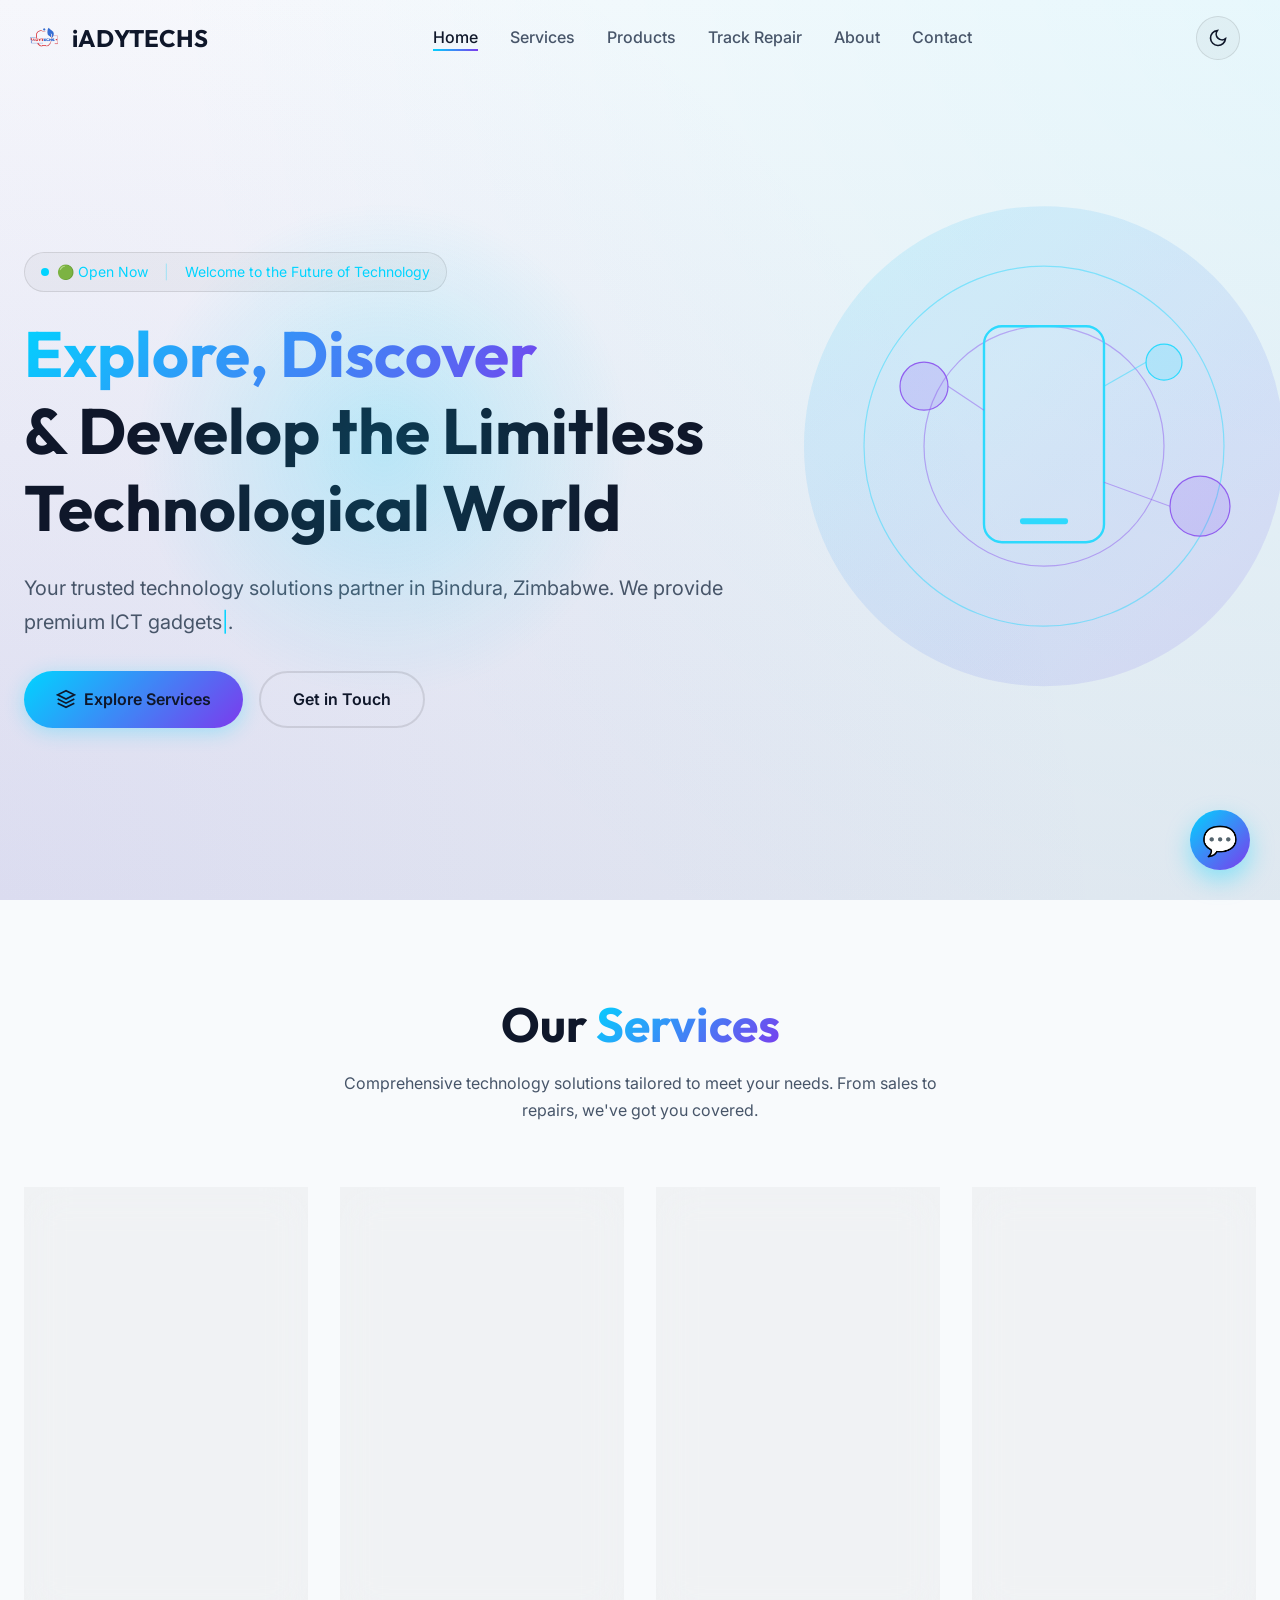
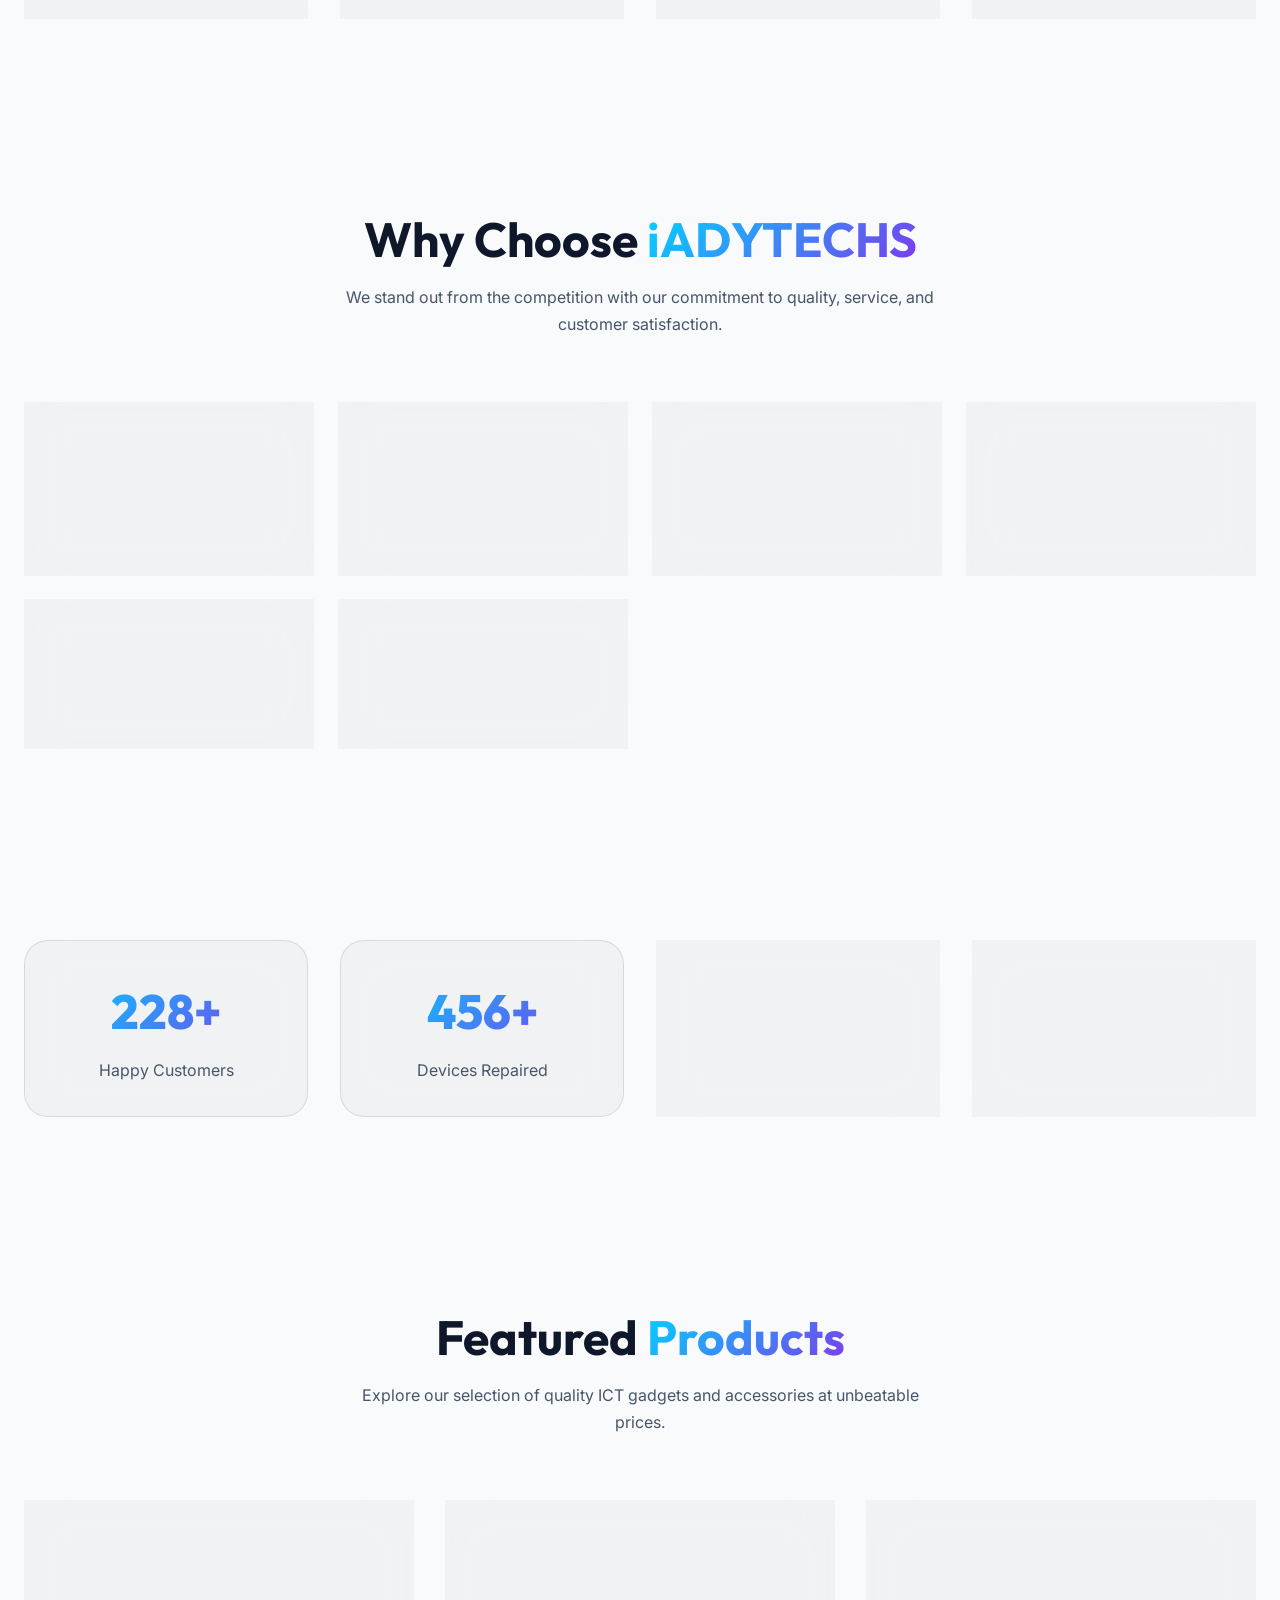
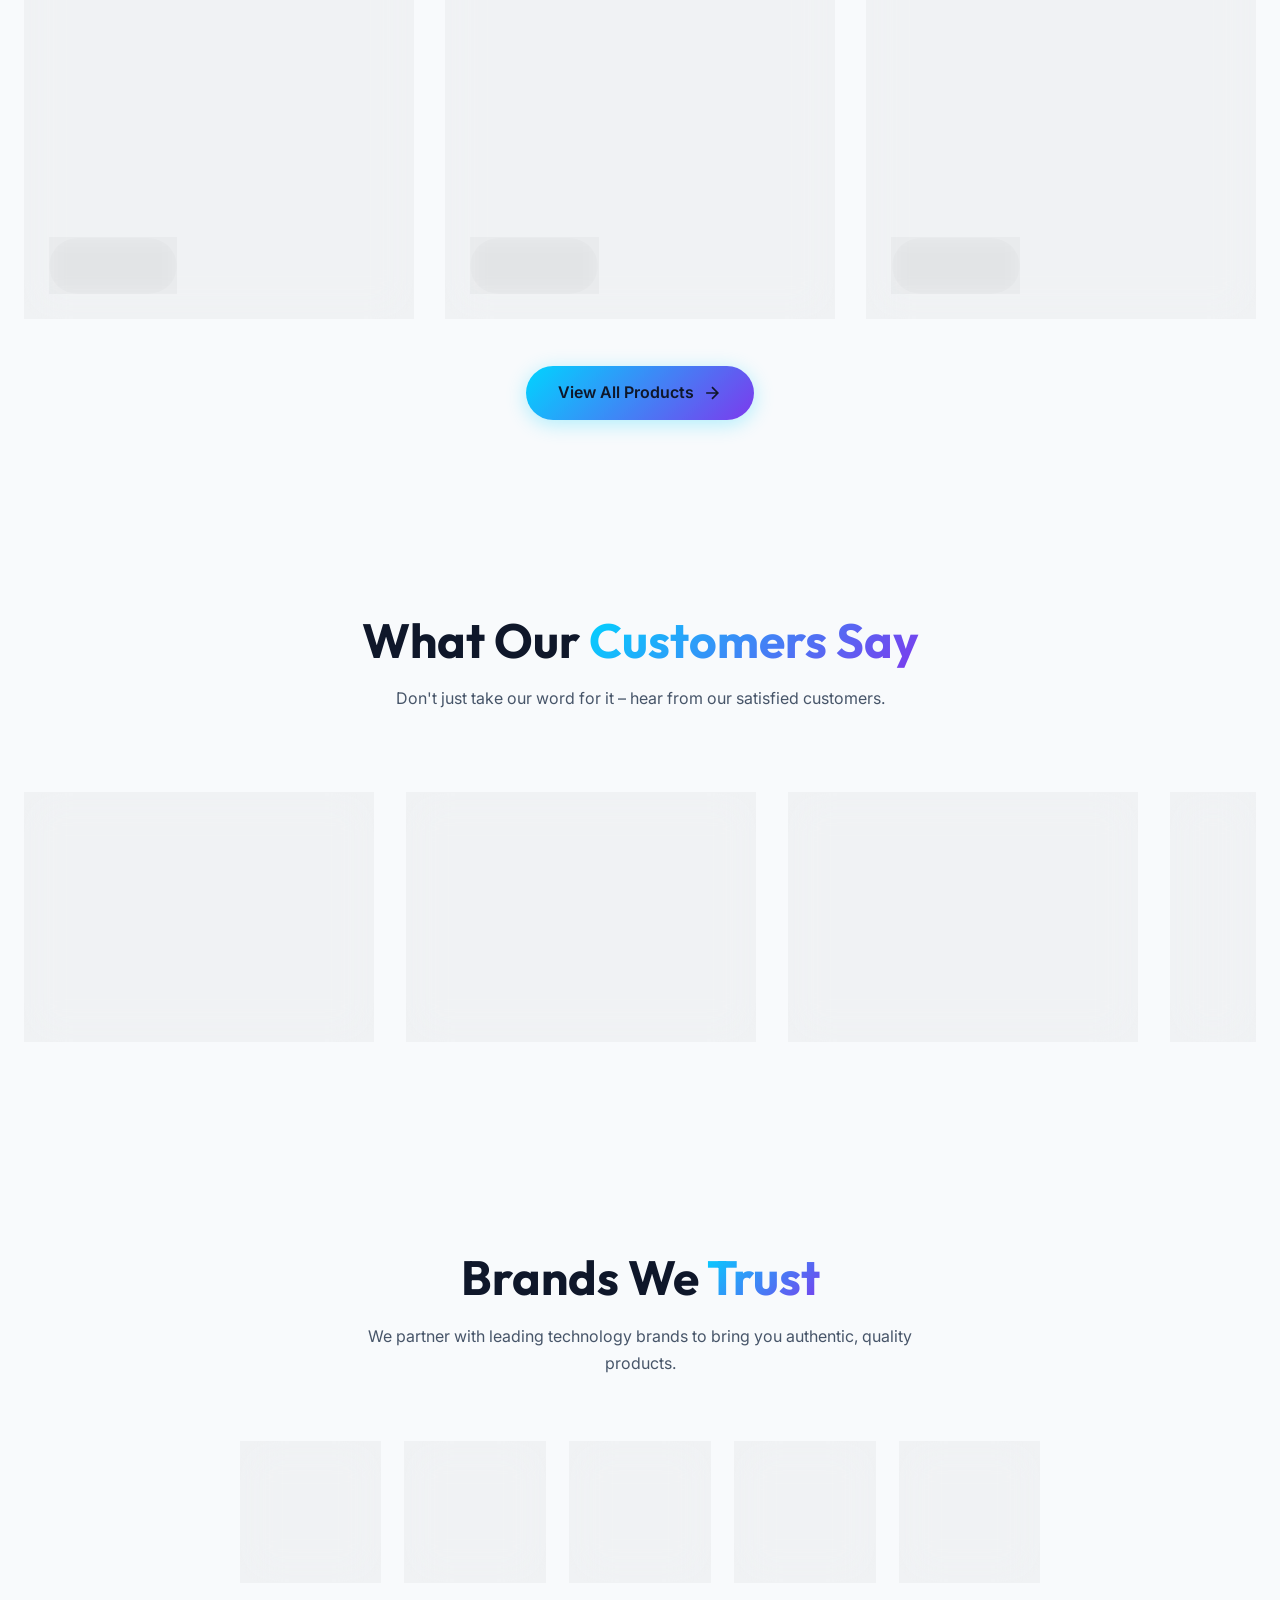
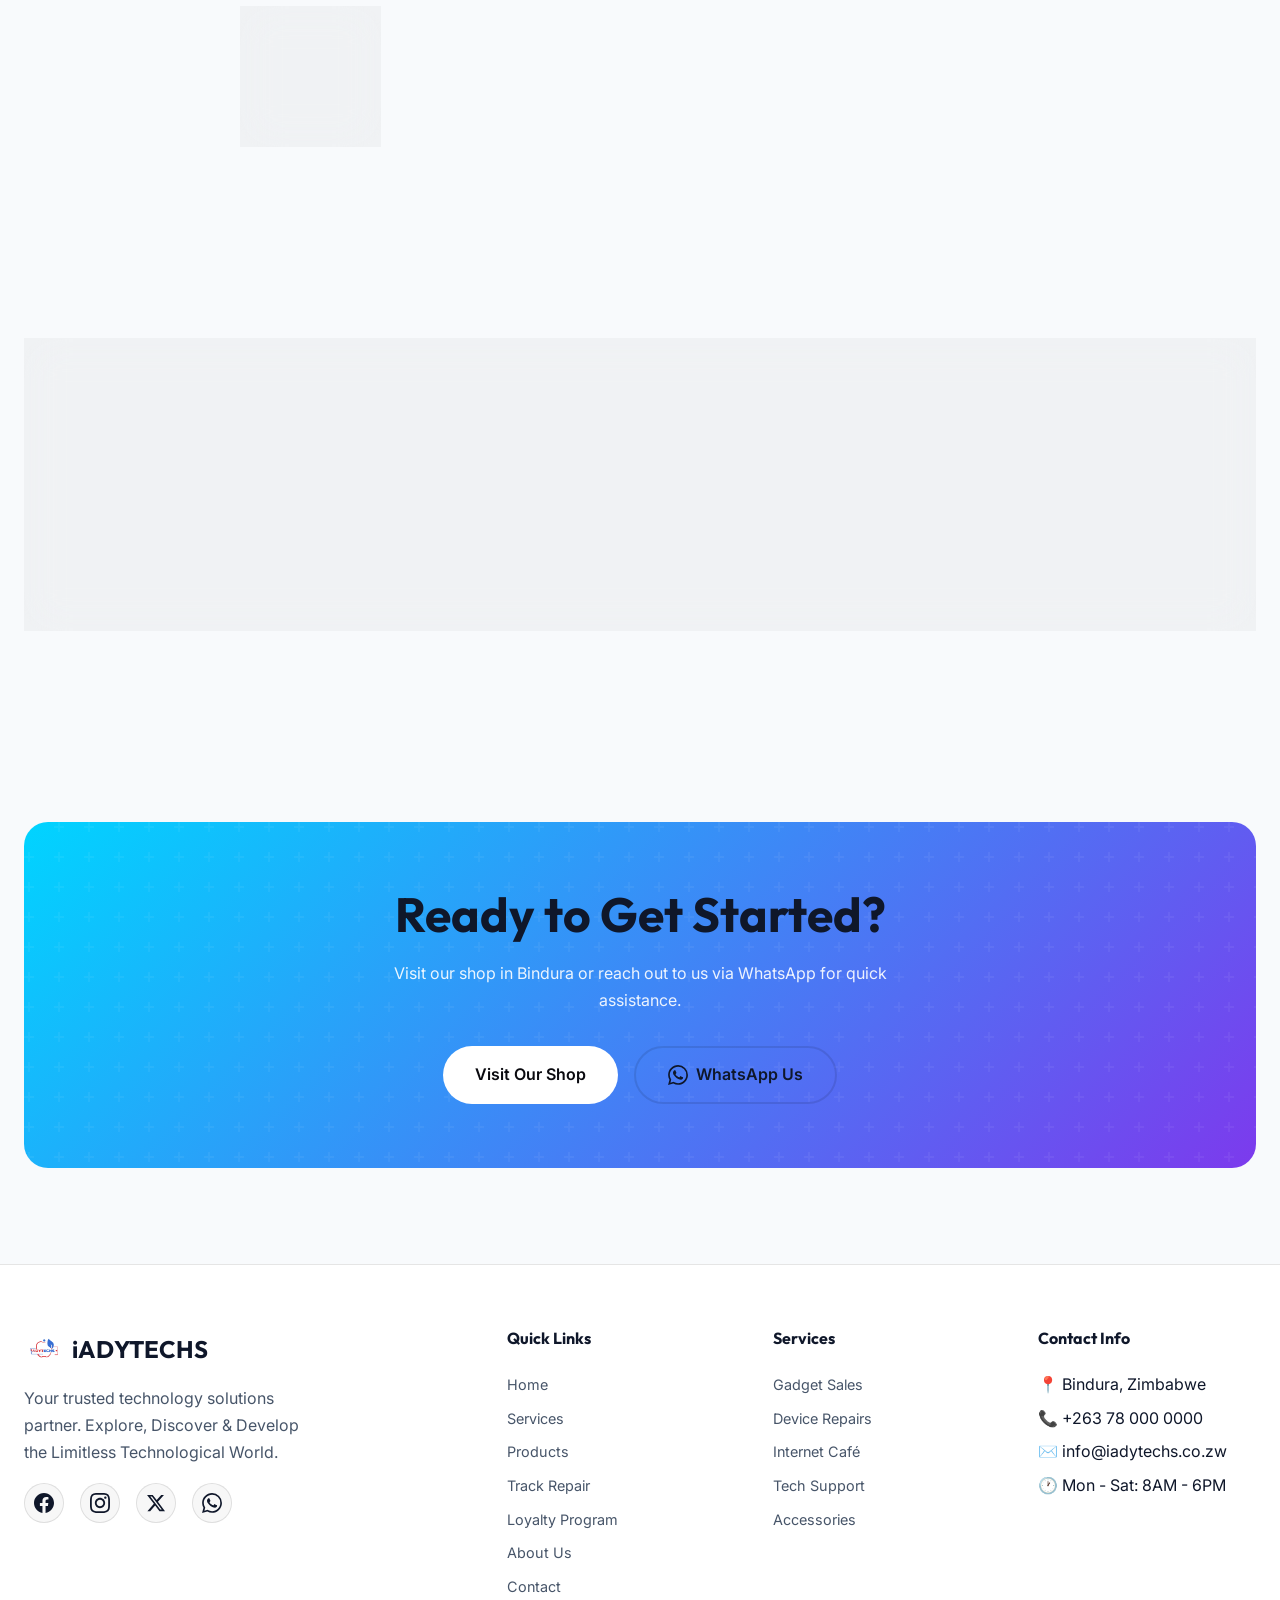
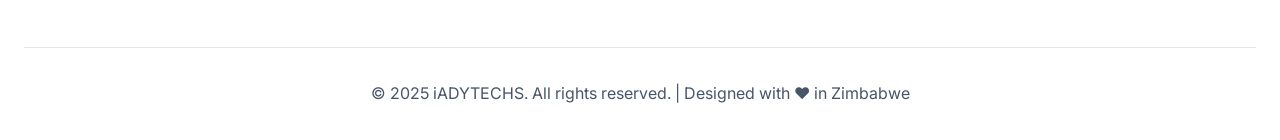
<file: index.html>
<!DOCTYPE html>
<html lang="en">

<head>
    <meta charset="UTF-8">
    <meta name="viewport" content="width=device-width, initial-scale=1.0">
    <meta name="description"
        content="iADYTECHS - Your trusted technology solutions partner in Zimbabwe. We offer ICT gadget sales, repairs, accessories, and digital services in Bindura.">
    <meta name="keywords"
        content="ICT, technology, phone repair, laptop repair, Bindura, Zimbabwe, gadgets, accessories">
    <meta name="author" content="iADYTECHS">

    <title>iADYTECHS | Explore, Discover & Develop the Limitless Technological World</title>

    <!-- Fonts -->
    <link rel="preconnect" href="https://fonts.googleapis.com">
    <link rel="preconnect" href="https://fonts.gstatic.com" crossorigin>
    <link
        href="https://fonts.googleapis.com/css2?family=Inter:wght@400;500;600;700&family=Outfit:wght@400;500;600;700;800&display=swap"
        rel="stylesheet">

    <!-- Styles -->
    <link rel="stylesheet" href="styles.css">

    <!-- Favicon -->
    <link rel="icon" type="image/svg+xml"
        href="data:image/svg+xml,<svg xmlns='http://www.w3.org/2000/svg' viewBox='0 0 100 100'><rect fill='%2300d4ff' rx='15' width='100' height='100'/><text x='50' y='65' text-anchor='middle' font-size='50' font-weight='bold' fill='white'>iA</text></svg>">
</head>

<body>
    <!-- Animated Background -->
    <div class="bg-gradient"></div>

    <!-- Navigation -->
    <nav class="navbar">
        <div class="container">
            <a href="index.html" class="logo">
                <img src="images/iadytechs_logo.png" alt="iADYTECHS Logo" class="logo-image">
                <span>iADYTECHS</span>
            </a>

            <ul class="nav-links">
                <li><a href="index.html" class="active">Home</a></li>
                <li><a href="services.html">Services</a></li>
                <li><a href="products.html">Products</a></li>
                <li><a href="repair-tracking.html">Track Repair</a></li>
                <li><a href="about.html">About</a></li>
                <li><a href="contact.html">Contact</a></li>
            </ul>

            <button class="theme-toggle" id="theme-toggle" aria-label="Toggle theme">
                <svg class="sun-icon" width="20" height="20" viewBox="0 0 24 24" fill="none" stroke="currentColor"
                    stroke-width="2">
                    <circle cx="12" cy="12" r="5" />
                    <path
                        d="M12 1v2M12 21v2M4.22 4.22l1.42 1.42M18.36 18.36l1.42 1.42M1 12h2M21 12h2M4.22 19.78l1.42-1.42M18.36 5.64l1.42-1.42" />
                </svg>
                <svg class="moon-icon" width="20" height="20" viewBox="0 0 24 24" fill="none" stroke="currentColor"
                    stroke-width="2">
                    <path d="M21 12.79A9 9 0 1 1 11.21 3 7 7 0 0 0 21 12.79z" />
                </svg>
            </button>

            <button class="mobile-menu-btn" aria-label="Toggle menu">
                <span></span>
                <span></span>
                <span></span>
            </button>
        </div>
    </nav>

    <!-- Hero Section -->
    <section class="hero">
        <div class="hero-glow"></div>
        <div class="container">
            <div class="hero-content">
                <div class="hero-badge">
                    <span class="status-indicator" id="business-status">🟢 Open Now</span>
                    <span class="badge-divider">|</span>
                    <span>Welcome to the Future of Technology</span>
                </div>
                <h1>
                    <span class="text-gradient">Explore, Discover</span><br>
                    & Develop the Limitless<br>
                    Technological World
                </h1>
                <p class="hero-subtitle">
                    Your trusted technology solutions partner in Bindura, Zimbabwe.
                    We provide <span class="typing-text"
                        data-texts='["premium ICT gadgets", "expert device repairs", "internet café services", "technical IT support", "quality accessories"]'>premium
                        ICT gadgets</span>.
                </p>
                <div class="hero-buttons">
                    <a href="services.html" class="btn btn-primary">
                        <svg width="20" height="20" viewBox="0 0 24 24" fill="none" stroke="currentColor"
                            stroke-width="2">
                            <path d="M12 2L2 7l10 5 10-5-10-5zM2 17l10 5 10-5M2 12l10 5 10-5" />
                        </svg>
                        Explore Services
                    </a>
                    <a href="contact.html" class="btn btn-secondary">
                        Get in Touch
                    </a>
                </div>
            </div>
        </div>
        <div class="hero-image">
            <svg viewBox="0 0 500 500" xmlns="http://www.w3.org/2000/svg">
                <defs>
                    <linearGradient id="heroGrad" x1="0%" y1="0%" x2="100%" y2="100%">
                        <stop offset="0%" style="stop-color:#00d4ff;stop-opacity:0.3" />
                        <stop offset="100%" style="stop-color:#7c3aed;stop-opacity:0.3" />
                    </linearGradient>
                </defs>
                <!-- Abstract tech illustration -->
                <circle cx="250" cy="250" r="200" fill="url(#heroGrad)" opacity="0.5" />
                <circle cx="250" cy="250" r="150" fill="none" stroke="#00d4ff" stroke-width="1" opacity="0.5" />
                <circle cx="250" cy="250" r="100" fill="none" stroke="#7c3aed" stroke-width="1" opacity="0.5" />
                <!-- Phone outline -->
                <rect x="200" y="150" width="100" height="180" rx="15" fill="rgba(255,255,255,0.05)" stroke="#00d4ff"
                    stroke-width="2" />
                <rect x="230" y="310" width="40" height="5" rx="2" fill="#00d4ff" />
                <!-- Floating elements -->
                <circle cx="150" cy="200" r="20" fill="rgba(124,58,237,0.2)" stroke="#7c3aed" stroke-width="1" />
                <circle cx="350" cy="180" r="15" fill="rgba(0,212,255,0.2)" stroke="#00d4ff" stroke-width="1" />
                <circle cx="380" cy="300" r="25" fill="rgba(124,58,237,0.2)" stroke="#7c3aed" stroke-width="1" />
                <!-- Connection lines -->
                <path d="M170 200 L200 220" stroke="#7c3aed" stroke-width="1" opacity="0.5" />
                <path d="M335 180 L300 200" stroke="#00d4ff" stroke-width="1" opacity="0.5" />
                <path d="M355 300 L300 280" stroke="#7c3aed" stroke-width="1" opacity="0.5" />
            </svg>
        </div>
    </section>

    <!-- Services Overview Section -->
    <section class="section" id="services">
        <div class="container">
            <div class="section-header animate-on-scroll">
                <h2>Our <span class="text-gradient">Services</span></h2>
                <p>Comprehensive technology solutions tailored to meet your needs. From sales to repairs, we've got you
                    covered.</p>
            </div>

            <div class="services-grid">
                <div class="service-card glass-card animate-on-scroll">
                    <div class="service-icon">📱</div>
                    <h3>Gadget Sales</h3>
                    <p>Premium smartphones, laptops, tablets, and accessories from top brands at competitive prices.</p>
                </div>

                <div class="service-card glass-card animate-on-scroll">
                    <div class="service-icon">🔧</div>
                    <h3>Expert Repairs</h3>
                    <p>Professional hardware and software repairs for all your devices with quick turnaround time.</p>
                </div>

                <div class="service-card glass-card animate-on-scroll">
                    <div class="service-icon">🌐</div>
                    <h3>Internet Café</h3>
                    <p>High-speed internet access, printing, scanning, and digital services for all your needs.</p>
                </div>

                <div class="service-card glass-card animate-on-scroll">
                    <div class="service-icon">💡</div>
                    <h3>Tech Support</h3>
                    <p>Expert technical consultation and IT support to help you navigate the digital world.</p>
                </div>
            </div>
        </div>
    </section>

    <!-- Why Choose Us Section -->
    <section class="section">
        <div class="container">
            <div class="section-header animate-on-scroll">
                <h2>Why Choose <span class="text-gradient">iADYTECHS</span></h2>
                <p>We stand out from the competition with our commitment to quality, service, and customer satisfaction.
                </p>
            </div>

            <div class="features-grid">
                <div class="feature-item glass-card animate-on-scroll">
                    <div class="feature-icon">⚡</div>
                    <div class="feature-content">
                        <h4>Fast Service</h4>
                        <p>Quick turnaround on repairs and prompt customer service you can rely on.</p>
                    </div>
                </div>

                <div class="feature-item glass-card animate-on-scroll">
                    <div class="feature-icon">💰</div>
                    <div class="feature-content">
                        <h4>Affordable Prices</h4>
                        <p>Competitive pricing without compromising on quality or service.</p>
                    </div>
                </div>

                <div class="feature-item glass-card animate-on-scroll">
                    <div class="feature-icon">🎯</div>
                    <div class="feature-content">
                        <h4>Skilled Technicians</h4>
                        <p>Professionally trained experts with years of experience in ICT.</p>
                    </div>
                </div>

                <div class="feature-item glass-card animate-on-scroll">
                    <div class="feature-icon">🤝</div>
                    <div class="feature-content">
                        <h4>Customer First</h4>
                        <p>Your satisfaction is our priority with personalized attention.</p>
                    </div>
                </div>

                <div class="feature-item glass-card animate-on-scroll">
                    <div class="feature-icon">✅</div>
                    <div class="feature-content">
                        <h4>Quality Guarantee</h4>
                        <p>All products and repairs come with our quality assurance warranty.</p>
                    </div>
                </div>

                <div class="feature-item glass-card animate-on-scroll">
                    <div class="feature-icon">📍</div>
                    <div class="feature-content">
                        <h4>Prime Location</h4>
                        <p>Conveniently located in the heart of Bindura for easy access.</p>
                    </div>
                </div>
            </div>
        </div>
    </section>

    <!-- Stats Section -->
    <section class="section">
        <div class="container">
            <div class="stats-grid">
                <div class="stat-item glass-card animate-on-scroll">
                    <div class="stat-number" data-target="500" data-suffix="+">0+</div>
                    <div class="stat-label">Happy Customers</div>
                </div>
                <div class="stat-item glass-card animate-on-scroll">
                    <div class="stat-number" data-target="1000" data-suffix="+">0+</div>
                    <div class="stat-label">Devices Repaired</div>
                </div>
                <div class="stat-item glass-card animate-on-scroll">
                    <div class="stat-number" data-target="50" data-suffix="+">0+</div>
                    <div class="stat-label">Products Available</div>
                </div>
                <div class="stat-item glass-card animate-on-scroll">
                    <div class="stat-number" data-target="24" data-suffix="/7">0/7</div>
                    <div class="stat-label">Support Available</div>
                </div>
            </div>
        </div>
    </section>

    <!-- Featured Products Section -->
    <section class="section" id="products">
        <div class="container">
            <div class="section-header animate-on-scroll">
                <h2>Featured <span class="text-gradient">Products</span></h2>
                <p>Explore our selection of quality ICT gadgets and accessories at unbeatable prices.</p>
            </div>

            <div class="products-grid">
                <div class="product-card glass-card animate-on-scroll">
                    <div class="product-image">
                        <div class="product-badge">New</div>
                        <svg viewBox="0 0 200 200" xmlns="http://www.w3.org/2000/svg">
                            <rect x="60" y="20" width="80" height="160" rx="10" fill="#1a1a25" stroke="#00d4ff"
                                stroke-width="2" />
                            <rect x="75" y="35" width="50" height="100" rx="3" fill="#12121a" />
                            <circle cx="100" cy="160" r="12" fill="none" stroke="#7c3aed" stroke-width="2" />
                        </svg>
                    </div>
                    <div class="product-content">
                        <h4>Smartphones</h4>
                        <p class="text-secondary">Latest Android & iOS devices</p>
                        <div class="product-price">From $99</div>
                        <a href="products.html" class="btn btn-glass">View All</a>
                    </div>
                </div>

                <div class="product-card glass-card animate-on-scroll">
                    <div class="product-image">
                        <div class="product-badge">Popular</div>
                        <svg viewBox="0 0 200 200" xmlns="http://www.w3.org/2000/svg">
                            <rect x="20" y="40" width="160" height="100" rx="8" fill="#1a1a25" stroke="#7c3aed"
                                stroke-width="2" />
                            <rect x="30" y="50" width="140" height="80" rx="3" fill="#12121a" />
                            <rect x="70" y="145" width="60" height="8" rx="4" fill="#1a1a25" stroke="#00d4ff"
                                stroke-width="1" />
                            <rect x="60" y="155" width="80" height="5" rx="2" fill="#1a1a25" />
                        </svg>
                    </div>
                    <div class="product-content">
                        <h4>Laptops</h4>
                        <p class="text-secondary">Business & gaming laptops</p>
                        <div class="product-price">From $299</div>
                        <a href="products.html" class="btn btn-glass">View All</a>
                    </div>
                </div>

                <div class="product-card glass-card animate-on-scroll">
                    <div class="product-image">
                        <svg viewBox="0 0 200 200" xmlns="http://www.w3.org/2000/svg">
                            <circle cx="100" cy="100" r="60" fill="#1a1a25" stroke="#00d4ff" stroke-width="2" />
                            <circle cx="100" cy="100" r="45" fill="#12121a" />
                            <circle cx="100" cy="100" r="25" fill="#1a1a25" stroke="#7c3aed" stroke-width="1" />
                            <rect x="155" y="95" width="25" height="10" rx="5" fill="#1a1a25" stroke="#00d4ff"
                                stroke-width="1" />
                        </svg>
                    </div>
                    <div class="product-content">
                        <h4>Earbuds & Headphones</h4>
                        <p class="text-secondary">Premium audio accessories</p>
                        <div class="product-price">From $15</div>
                        <a href="products.html" class="btn btn-glass">View All</a>
                    </div>
                </div>
            </div>

            <div style="text-align: center; margin-top: var(--space-2xl);">
                <a href="products.html" class="btn btn-primary animate-on-scroll">
                    View All Products
                    <svg width="20" height="20" viewBox="0 0 24 24" fill="none" stroke="currentColor" stroke-width="2">
                        <path d="M5 12h14M12 5l7 7-7 7" />
                    </svg>
                </a>
            </div>
        </div>
    </section>

    <!-- Testimonials Section -->
    <section class="section">
        <div class="container">
            <div class="section-header animate-on-scroll">
                <h2>What Our <span class="text-gradient">Customers Say</span></h2>
                <p>Don't just take our word for it – hear from our satisfied customers.</p>
            </div>

            <div class="testimonials-slider">
                <div class="testimonial-card glass-card">
                    <p class="testimonial-text">
                        iADYTECHS fixed my laptop in just 2 hours! The service was excellent and the price was very
                        fair. Highly recommended!
                    </p>
                    <div class="testimonial-author">
                        <div class="testimonial-avatar">TM</div>
                        <div class="testimonial-info">
                            <h5>Tapiwa Moyo</h5>
                            <span>Business Owner</span>
                        </div>
                    </div>
                </div>

                <div class="testimonial-card glass-card">
                    <p class="testimonial-text">
                        I bought my new smartphone from iADYTECHS and got amazing after-sales support. They even helped
                        me transfer all my data!
                    </p>
                    <div class="testimonial-author">
                        <div class="testimonial-avatar">RC</div>
                        <div class="testimonial-info">
                            <h5>Rumbidzai Chikwature</h5>
                            <span>University Student</span>
                        </div>
                    </div>
                </div>

                <div class="testimonial-card glass-card">
                    <p class="testimonial-text">
                        The team at iADYTECHS is very knowledgeable. They diagnosed my phone issue correctly and fixed
                        it at a reasonable price.
                    </p>
                    <div class="testimonial-author">
                        <div class="testimonial-avatar">TN</div>
                        <div class="testimonial-info">
                            <h5>Tendai Nyamupingidza</h5>
                            <span>Teacher</span>
                        </div>
                    </div>
                </div>

                <div class="testimonial-card glass-card">
                    <p class="testimonial-text">
                        Best tech shop in Bindura! Fast service, genuine products, and the staff are always friendly and
                        helpful.
                    </p>
                    <div class="testimonial-author">
                        <div class="testimonial-avatar">FM</div>
                        <div class="testimonial-info">
                            <h5>Farai Mutasa</h5>
                            <span>Entrepreneur</span>
                        </div>
                    </div>
                </div>
            </div>
        </div>
    </section>

    <!-- Partners & Brands Section -->
    <section class="section">
        <div class="container">
            <div class="section-header animate-on-scroll">
                <h2>Brands We <span class="text-gradient">Trust</span></h2>
                <p>We partner with leading technology brands to bring you authentic, quality products.</p>
            </div>

            <div class="brands-grid animate-on-scroll">
                <div class="brand-item glass-card">
                    <svg viewBox="0 0 100 100" xmlns="http://www.w3.org/2000/svg">
                        <circle cx="50" cy="50" r="40" fill="none" stroke="#00d4ff" stroke-width="2" />
                        <text x="50" y="55" text-anchor="middle" fill="#00d4ff" font-size="14"
                            font-weight="bold">Samsung</text>
                    </svg>
                </div>
                <div class="brand-item glass-card">
                    <svg viewBox="0 0 100 100" xmlns="http://www.w3.org/2000/svg">
                        <circle cx="50" cy="50" r="40" fill="none" stroke="#7c3aed" stroke-width="2" />
                        <text x="50" y="55" text-anchor="middle" fill="#7c3aed" font-size="14"
                            font-weight="bold">Apple</text>
                    </svg>
                </div>
                <div class="brand-item glass-card">
                    <svg viewBox="0 0 100 100" xmlns="http://www.w3.org/2000/svg">
                        <circle cx="50" cy="50" r="40" fill="none" stroke="#00d4ff" stroke-width="2" />
                        <text x="50" y="55" text-anchor="middle" fill="#00d4ff" font-size="14"
                            font-weight="bold">Xiaomi</text>
                    </svg>
                </div>
                <div class="brand-item glass-card">
                    <svg viewBox="0 0 100 100" xmlns="http://www.w3.org/2000/svg">
                        <circle cx="50" cy="50" r="40" fill="none" stroke="#7c3aed" stroke-width="2" />
                        <text x="50" y="55" text-anchor="middle" fill="#7c3aed" font-size="14"
                            font-weight="bold">HP</text>
                    </svg>
                </div>
                <div class="brand-item glass-card">
                    <svg viewBox="0 0 100 100" xmlns="http://www.w3.org/2000/svg">
                        <circle cx="50" cy="50" r="40" fill="none" stroke="#00d4ff" stroke-width="2" />
                        <text x="50" y="55" text-anchor="middle" fill="#00d4ff" font-size="14"
                            font-weight="bold">Dell</text>
                    </svg>
                </div>
                <div class="brand-item glass-card">
                    <svg viewBox="0 0 100 100" xmlns="http://www.w3.org/2000/svg">
                        <circle cx="50" cy="50" r="40" fill="none" stroke="#7c3aed" stroke-width="2" />
                        <text x="50" y="55" text-anchor="middle" fill="#7c3aed" font-size="14"
                            font-weight="bold">Tecno</text>
                    </svg>
                </div>
            </div>
        </div>
    </section>

    <!-- Newsletter Section -->
    <section class="section newsletter-section">
        <div class="container">
            <div class="newsletter-wrapper glass-card animate-on-scroll">
                <div class="newsletter-content">
                    <div class="newsletter-icon">📧</div>
                    <h3>Stay Updated!</h3>
                    <p>Subscribe to our newsletter for exclusive deals, tech tips, and new product announcements.</p>
                </div>
                <form class="newsletter-form" id="newsletter-form">
                    <div class="newsletter-input-group">
                        <input type="email" placeholder="Enter your email address" required>
                        <button type="submit" class="btn btn-primary">
                            <svg width="18" height="18" viewBox="0 0 24 24" fill="none" stroke="currentColor"
                                stroke-width="2">
                                <path d="M22 2L11 13M22 2l-7 20-4-9-9-4 20-7z" />
                            </svg>
                            Subscribe
                        </button>
                    </div>
                    <p class="newsletter-note">🔒 We respect your privacy. Unsubscribe anytime.</p>
                </form>
            </div>
        </div>
    </section>

    <!-- CTA Section -->
    <section class="section">
        <div class="container">
            <div class="cta-section animate-on-scroll">
                <h2>Ready to Get Started?</h2>
                <p>Visit our shop in Bindura or reach out to us via WhatsApp for quick assistance.</p>
                <div style="display: flex; gap: 1rem; justify-content: center; flex-wrap: wrap;">
                    <a href="contact.html" class="btn" style="background: white; color: #0a0a0f;">
                        Visit Our Shop
                    </a>
                    <a href="https://wa.me/263780000000" class="btn btn-secondary" target="_blank">
                        <svg width="20" height="20" viewBox="0 0 24 24" fill="currentColor">
                            <path
                                d="M17.472 14.382c-.297-.149-1.758-.867-2.03-.967-.273-.099-.471-.148-.67.15-.197.297-.767.966-.94 1.164-.173.199-.347.223-.644.075-.297-.15-1.255-.463-2.39-1.475-.883-.788-1.48-1.761-1.653-2.059-.173-.297-.018-.458.13-.606.134-.133.298-.347.446-.52.149-.174.198-.298.298-.497.099-.198.05-.371-.025-.52-.075-.149-.669-1.612-.916-2.207-.242-.579-.487-.5-.669-.51-.173-.008-.371-.01-.57-.01-.198 0-.52.074-.792.372-.272.297-1.04 1.016-1.04 2.479 0 1.462 1.065 2.875 1.213 3.074.149.198 2.096 3.2 5.077 4.487.709.306 1.262.489 1.694.625.712.227 1.36.195 1.871.118.571-.085 1.758-.719 2.006-1.413.248-.694.248-1.289.173-1.413-.074-.124-.272-.198-.57-.347m-5.421 7.403h-.004a9.87 9.87 0 01-5.031-1.378l-.361-.214-3.741.982.998-3.648-.235-.374a9.86 9.86 0 01-1.51-5.26c.001-5.45 4.436-9.884 9.888-9.884 2.64 0 5.122 1.03 6.988 2.898a9.825 9.825 0 012.893 6.994c-.003 5.45-4.437 9.884-9.885 9.884m8.413-18.297A11.815 11.815 0 0012.05 0C5.495 0 .16 5.335.157 11.892c0 2.096.547 4.142 1.588 5.945L.057 24l6.305-1.654a11.882 11.882 0 005.683 1.448h.005c6.554 0 11.89-5.335 11.893-11.893a11.821 11.821 0 00-3.48-8.413z" />
                        </svg>
                        WhatsApp Us
                    </a>
                </div>
            </div>
        </div>
    </section>

    <!-- Footer -->
    <footer class="footer">
        <div class="container">
            <div class="footer-grid">
                <div class="footer-brand">
                    <a href="index.html" class="logo">
                        <img src="images/iadytechs_logo.png" alt="iADYTECHS Logo" class="logo-image">
                        <span>iADYTECHS</span>
                    </a>
                    <p>Your trusted technology solutions partner. Explore, Discover & Develop the Limitless
                        Technological World.</p>
                    <div class="footer-social">
                        <a href="#" aria-label="Facebook">
                            <svg width="20" height="20" viewBox="0 0 24 24" fill="currentColor">
                                <path
                                    d="M24 12.073c0-6.627-5.373-12-12-12s-12 5.373-12 12c0 5.99 4.388 10.954 10.125 11.854v-8.385H7.078v-3.47h3.047V9.43c0-3.007 1.792-4.669 4.533-4.669 1.312 0 2.686.235 2.686.235v2.953H15.83c-1.491 0-1.956.925-1.956 1.874v2.25h3.328l-.532 3.47h-2.796v8.385C19.612 23.027 24 18.062 24 12.073z" />
                            </svg>
                        </a>
                        <a href="#" aria-label="Instagram">
                            <svg width="20" height="20" viewBox="0 0 24 24" fill="currentColor">
                                <path
                                    d="M12 2.163c3.204 0 3.584.012 4.85.07 3.252.148 4.771 1.691 4.919 4.919.058 1.265.069 1.645.069 4.849 0 3.205-.012 3.584-.069 4.849-.149 3.225-1.664 4.771-4.919 4.919-1.266.058-1.644.07-4.85.07-3.204 0-3.584-.012-4.849-.07-3.26-.149-4.771-1.699-4.919-4.92-.058-1.265-.07-1.644-.07-4.849 0-3.204.013-3.583.07-4.849.149-3.227 1.664-4.771 4.919-4.919 1.266-.057 1.645-.069 4.849-.069zm0-2.163c-3.259 0-3.667.014-4.947.072-4.358.2-6.78 2.618-6.98 6.98-.059 1.281-.073 1.689-.073 4.948 0 3.259.014 3.668.072 4.948.2 4.358 2.618 6.78 6.98 6.98 1.281.058 1.689.072 4.948.072 3.259 0 3.668-.014 4.948-.072 4.354-.2 6.782-2.618 6.979-6.98.059-1.28.073-1.689.073-4.948 0-3.259-.014-3.667-.072-4.947-.196-4.354-2.617-6.78-6.979-6.98-1.281-.059-1.69-.073-4.949-.073zm0 5.838c-3.403 0-6.162 2.759-6.162 6.162s2.759 6.163 6.162 6.163 6.162-2.759 6.162-6.163c0-3.403-2.759-6.162-6.162-6.162zm0 10.162c-2.209 0-4-1.79-4-4 0-2.209 1.791-4 4-4s4 1.791 4 4c0 2.21-1.791 4-4 4zm6.406-11.845c-.796 0-1.441.645-1.441 1.44s.645 1.44 1.441 1.44c.795 0 1.439-.645 1.439-1.44s-.644-1.44-1.439-1.44z" />
                            </svg>
                        </a>
                        <a href="#" aria-label="Twitter">
                            <svg width="20" height="20" viewBox="0 0 24 24" fill="currentColor">
                                <path
                                    d="M18.244 2.25h3.308l-7.227 8.26 8.502 11.24H16.17l-5.214-6.817L4.99 21.75H1.68l7.73-8.835L1.254 2.25H8.08l4.713 6.231zm-1.161 17.52h1.833L7.084 4.126H5.117z" />
                            </svg>
                        </a>
                        <a href="https://wa.me/263780000000" aria-label="WhatsApp" target="_blank">
                            <svg width="20" height="20" viewBox="0 0 24 24" fill="currentColor">
                                <path
                                    d="M17.472 14.382c-.297-.149-1.758-.867-2.03-.967-.273-.099-.471-.148-.67.15-.197.297-.767.966-.94 1.164-.173.199-.347.223-.644.075-.297-.15-1.255-.463-2.39-1.475-.883-.788-1.48-1.761-1.653-2.059-.173-.297-.018-.458.13-.606.134-.133.298-.347.446-.52.149-.174.198-.298.298-.497.099-.198.05-.371-.025-.52-.075-.149-.669-1.612-.916-2.207-.242-.579-.487-.5-.669-.51-.173-.008-.371-.01-.57-.01-.198 0-.52.074-.792.372-.272.297-1.04 1.016-1.04 2.479 0 1.462 1.065 2.875 1.213 3.074.149.198 2.096 3.2 5.077 4.487.709.306 1.262.489 1.694.625.712.227 1.36.195 1.871.118.571-.085 1.758-.719 2.006-1.413.248-.694.248-1.289.173-1.413-.074-.124-.272-.198-.57-.347m-5.421 7.403h-.004a9.87 9.87 0 01-5.031-1.378l-.361-.214-3.741.982.998-3.648-.235-.374a9.86 9.86 0 01-1.51-5.26c.001-5.45 4.436-9.884 9.888-9.884 2.64 0 5.122 1.03 6.988 2.898a9.825 9.825 0 012.893 6.994c-.003 5.45-4.437 9.884-9.885 9.884m8.413-18.297A11.815 11.815 0 0012.05 0C5.495 0 .16 5.335.157 11.892c0 2.096.547 4.142 1.588 5.945L.057 24l6.305-1.654a11.882 11.882 0 005.683 1.448h.005c6.554 0 11.89-5.335 11.893-11.893a11.821 11.821 0 00-3.48-8.413z" />
                            </svg>
                        </a>
                    </div>
                </div>

                <div class="footer-column">
                    <h4>Quick Links</h4>
                    <ul>
                        <li><a href="index.html">Home</a></li>
                        <li><a href="services.html">Services</a></li>
                        <li><a href="products.html">Products</a></li>
                        <li><a href="repair-tracking.html">Track Repair</a></li>
                        <li><a href="loyalty.html">Loyalty Program</a></li>
                        <li><a href="about.html">About Us</a></li>
                        <li><a href="contact.html">Contact</a></li>
                    </ul>
                </div>

                <div class="footer-column">
                    <h4>Services</h4>
                    <ul>
                        <li><a href="services.html">Gadget Sales</a></li>
                        <li><a href="services.html">Device Repairs</a></li>
                        <li><a href="services.html">Internet Café</a></li>
                        <li><a href="services.html">Tech Support</a></li>
                        <li><a href="services.html">Accessories</a></li>
                    </ul>
                </div>

                <div class="footer-column">
                    <h4>Contact Info</h4>
                    <ul>
                        <li>📍 Bindura, Zimbabwe</li>
                        <li>📞 +263 78 000 0000</li>
                        <li>✉️ info@iadytechs.co.zw</li>
                        <li>🕐 Mon - Sat: 8AM - 6PM</li>
                    </ul>
                </div>
            </div>

            <div class="footer-bottom">
                <p>&copy; 2025 iADYTECHS. All rights reserved. | Designed with ❤️ in Zimbabwe</p>
            </div>
        </div>
    </footer>

    <!-- WhatsApp Float Button -->
    <a href="https://wa.me/263780000000" class="whatsapp-float" target="_blank" aria-label="Chat on WhatsApp">
        <svg viewBox="0 0 24 24" fill="currentColor">
            <path
                d="M17.472 14.382c-.297-.149-1.758-.867-2.03-.967-.273-.099-.471-.148-.67.15-.197.297-.767.966-.94 1.164-.173.199-.347.223-.644.075-.297-.15-1.255-.463-2.39-1.475-.883-.788-1.48-1.761-1.653-2.059-.173-.297-.018-.458.13-.606.134-.133.298-.347.446-.52.149-.174.198-.298.298-.497.099-.198.05-.371-.025-.52-.075-.149-.669-1.612-.916-2.207-.242-.579-.487-.5-.669-.51-.173-.008-.371-.01-.57-.01-.198 0-.52.074-.792.372-.272.297-1.04 1.016-1.04 2.479 0 1.462 1.065 2.875 1.213 3.074.149.198 2.096 3.2 5.077 4.487.709.306 1.262.489 1.694.625.712.227 1.36.195 1.871.118.571-.085 1.758-.719 2.006-1.413.248-.694.248-1.289.173-1.413-.074-.124-.272-.198-.57-.347m-5.421 7.403h-.004a9.87 9.87 0 01-5.031-1.378l-.361-.214-3.741.982.998-3.648-.235-.374a9.86 9.86 0 01-1.51-5.26c.001-5.45 4.436-9.884 9.888-9.884 2.64 0 5.122 1.03 6.988 2.898a9.825 9.825 0 012.893 6.994c-.003 5.45-4.437 9.884-9.885 9.884m8.413-18.297A11.815 11.815 0 0012.05 0C5.495 0 .16 5.335.157 11.892c0 2.096.547 4.142 1.588 5.945L.057 24l6.305-1.654a11.882 11.882 0 005.683 1.448h.005c6.554 0 11.89-5.335 11.893-11.893a11.821 11.821 0 00-3.48-8.413z" />
        </svg>
    </a>

    <!-- Back to Top Button -->
    <button class="back-to-top" aria-label="Back to top">
        <svg width="24" height="24" viewBox="0 0 24 24" fill="none" stroke="currentColor" stroke-width="2">
            <path d="M18 15l-6-6-6 6" />
        </svg>
    </button>

    <!-- Scripts -->
    <script src="script.js"></script>
</body>

</html>
</file>
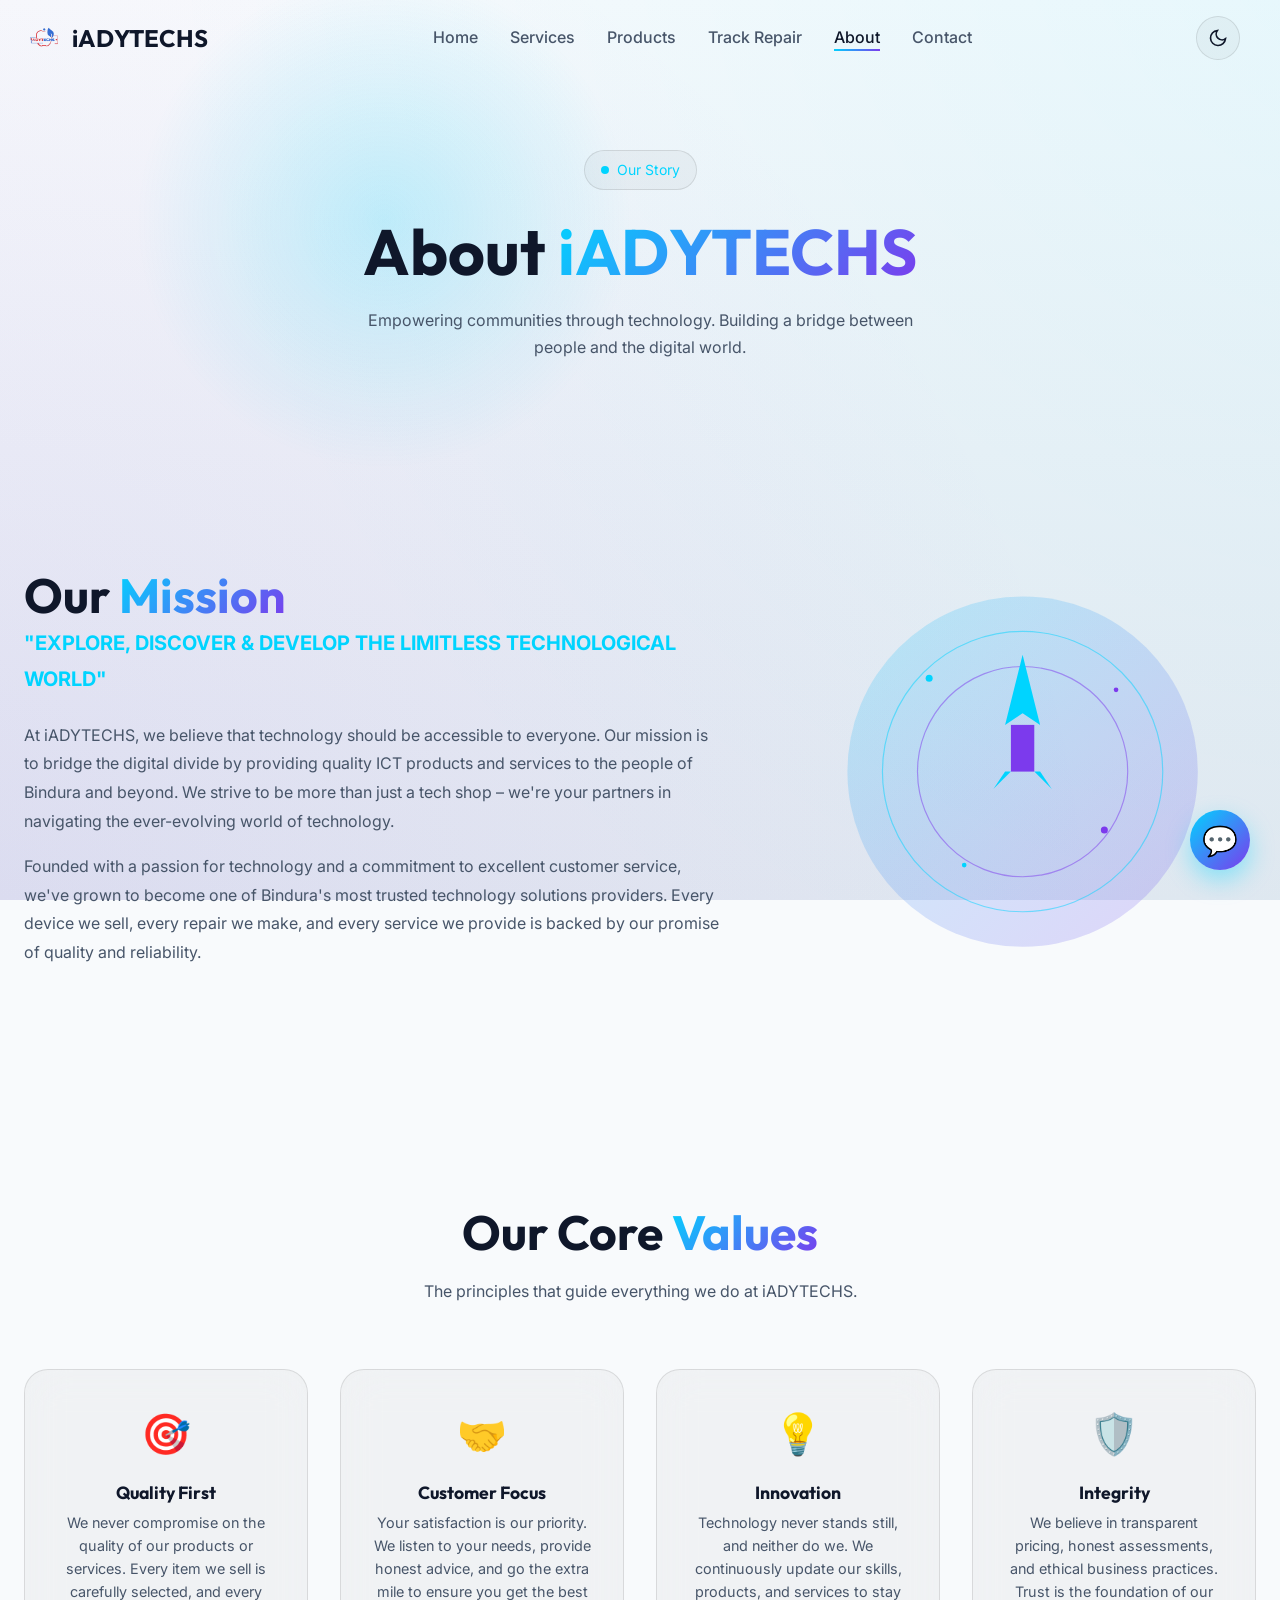
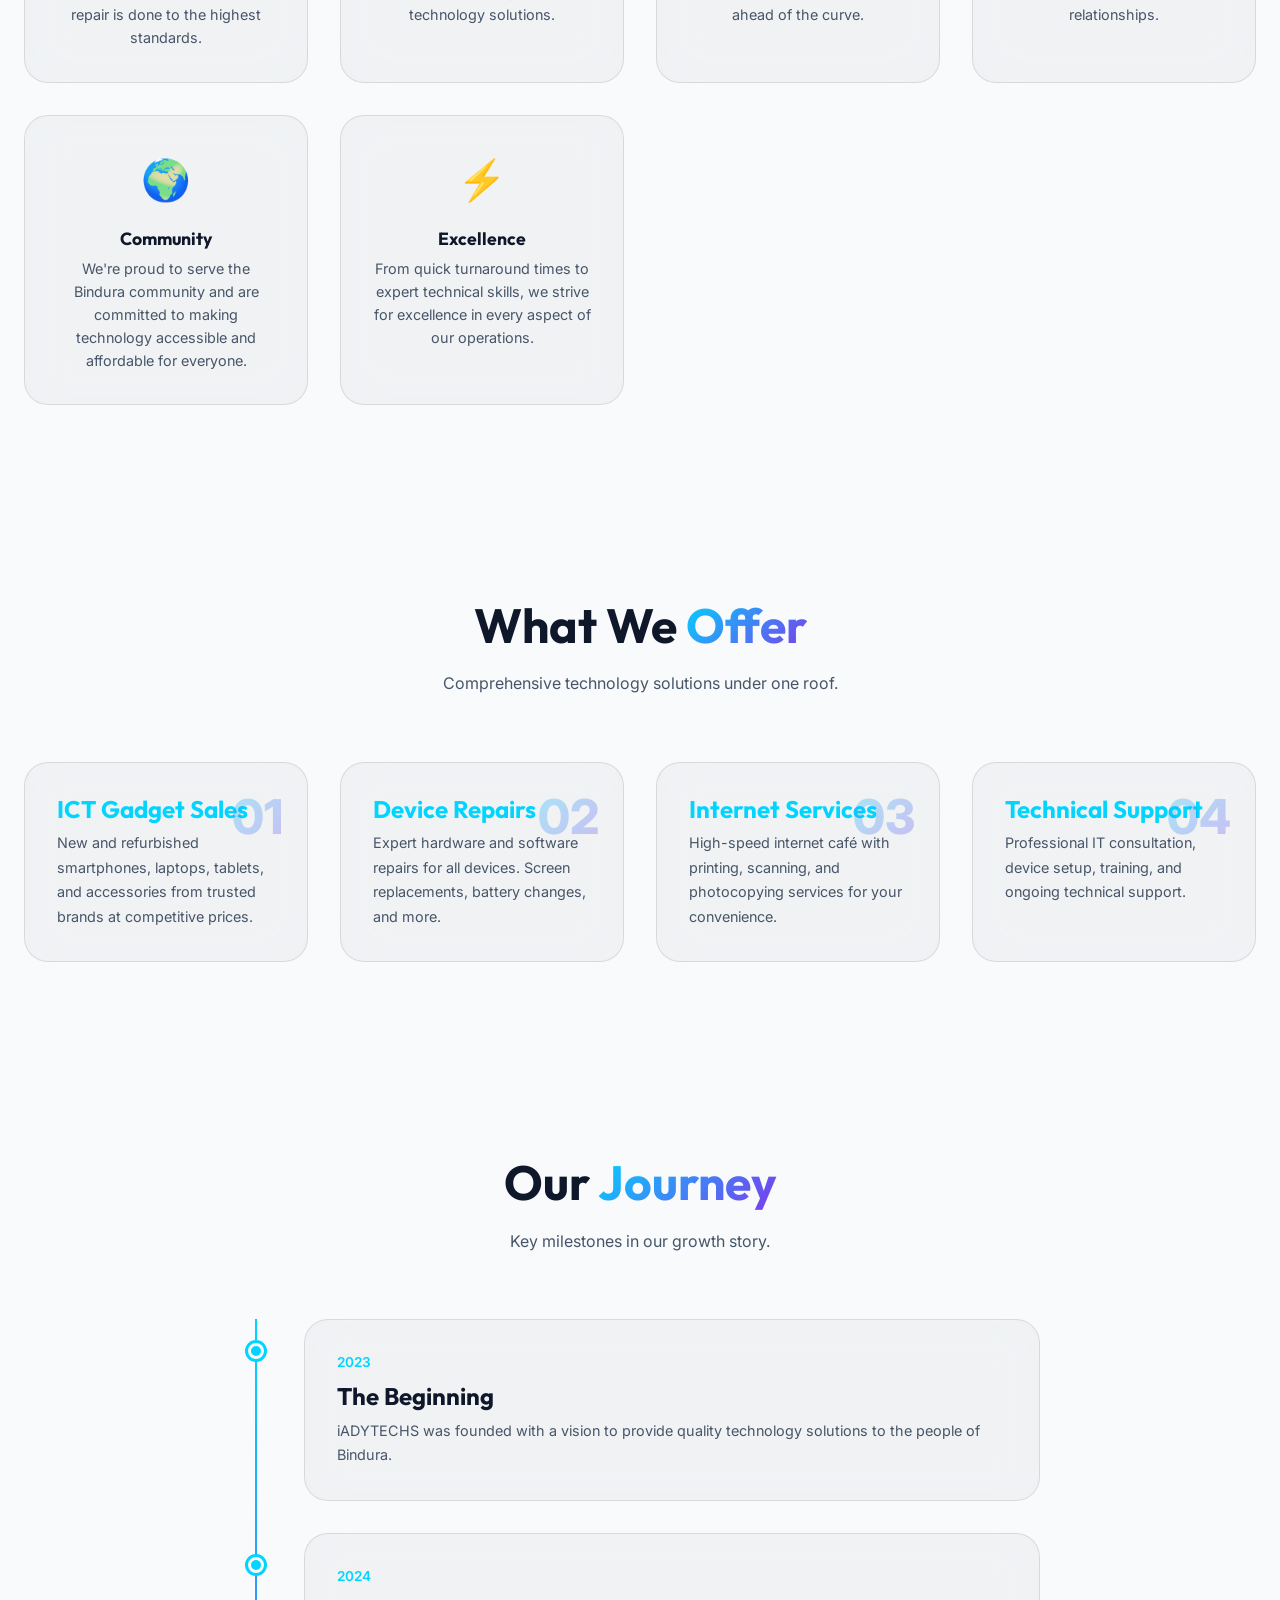
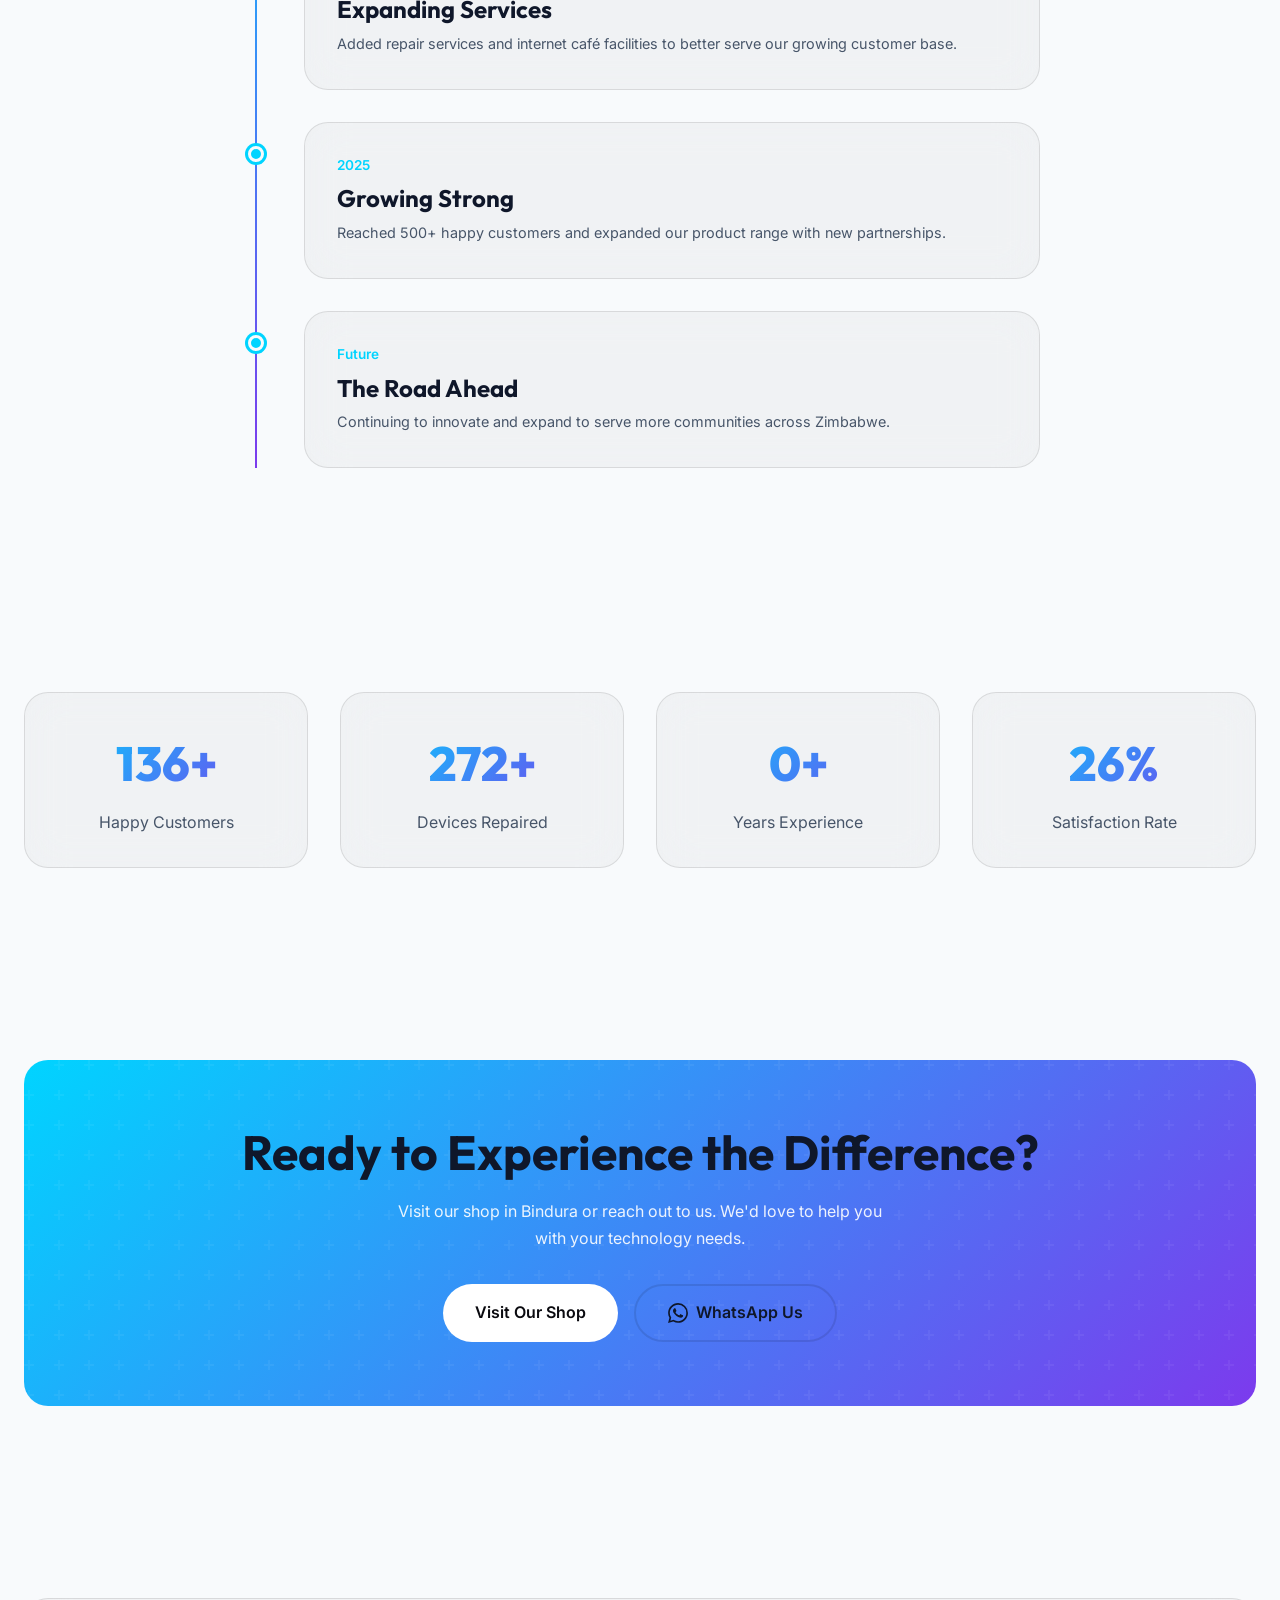
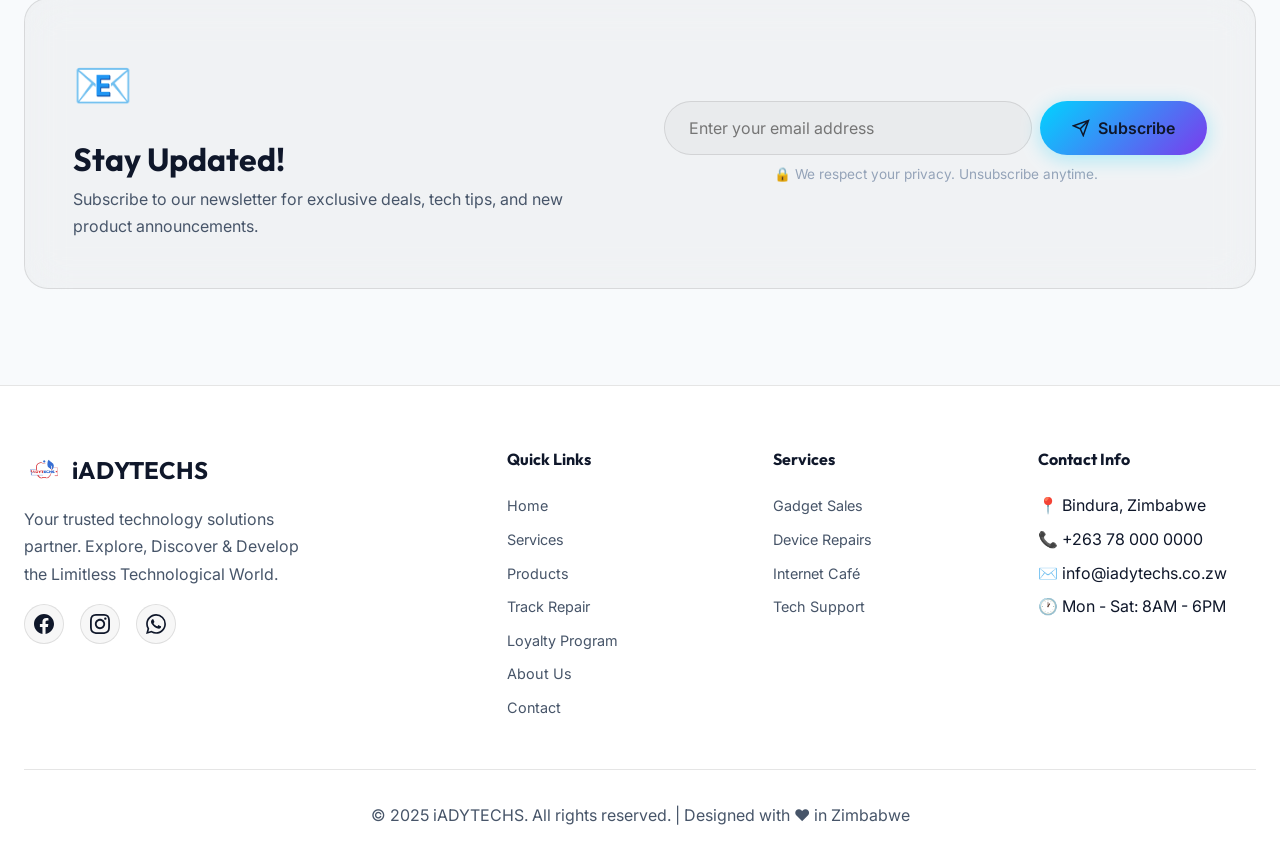
<file: about.html>
<!DOCTYPE html>
<html lang="en">

<head>
    <meta charset="UTF-8">
    <meta name="viewport" content="width=device-width, initial-scale=1.0">
    <meta name="description"
        content="About iADYTECHS - Learn about our story, mission, and the team behind Zimbabwe's trusted technology solutions company.">
    <meta name="keywords" content="about iADYTECHS, technology company, Bindura, Zimbabwe, ICT solutions">
    <meta name="author" content="iADYTECHS">

    <title>About Us | iADYTECHS - Our Story</title>

    <link rel="preconnect" href="https://fonts.googleapis.com">
    <link rel="preconnect" href="https://fonts.gstatic.com" crossorigin>
    <link
        href="https://fonts.googleapis.com/css2?family=Inter:wght@400;500;600;700&family=Outfit:wght@400;500;600;700;800&display=swap"
        rel="stylesheet">
    <link rel="stylesheet" href="styles.css">
    <link rel="icon" type="image/svg+xml"
        href="data:image/svg+xml,<svg xmlns='http://www.w3.org/2000/svg' viewBox='0 0 100 100'><rect fill='%2300d4ff' rx='15' width='100' height='100'/><text x='50' y='65' text-anchor='middle' font-size='50' font-weight='bold' fill='white'>iA</text></svg>">
</head>

<body>
    <div class="bg-gradient"></div>

    <nav class="navbar">
        <div class="container">
            <a href="index.html" class="logo">
                <img src="images/iadytechs_logo.png" alt="iADYTECHS Logo" class="logo-image">
                <span>iADYTECHS</span>
            </a>
            <ul class="nav-links">
                <li><a href="index.html">Home</a></li>
                <li><a href="services.html">Services</a></li>
                <li><a href="products.html">Products</a></li>
                <li><a href="repair-tracking.html">Track Repair</a></li>
                <li><a href="about.html" class="active">About</a></li>
                <li><a href="contact.html">Contact</a></li>
            </ul>

            <button class="theme-toggle" id="theme-toggle" aria-label="Toggle theme">
                <svg class="sun-icon" width="20" height="20" viewBox="0 0 24 24" fill="none" stroke="currentColor"
                    stroke-width="2">
                    <circle cx="12" cy="12" r="5" />
                    <path
                        d="M12 1v2M12 21v2M4.22 4.22l1.42 1.42M18.36 18.36l1.42 1.42M1 12h2M21 12h2M4.22 19.78l1.42-1.42M18.36 5.64l1.42-1.42" />
                </svg>
                <svg class="moon-icon" width="20" height="20" viewBox="0 0 24 24" fill="none" stroke="currentColor"
                    stroke-width="2">
                    <path d="M21 12.79A9 9 0 1 1 11.21 3 7 7 0 0 0 21 12.79z" />
                </svg>
            </button>
            <button class="mobile-menu-btn" aria-label="Toggle menu">
                <span></span><span></span><span></span>
            </button>
        </div>
    </nav>

    <section class="page-header">
        <div class="hero-glow"></div>
        <div class="container">
            <div class="page-header-content animate-on-scroll">
                <div class="hero-badge"><span>Our Story</span></div>
                <h1>About <span class="text-gradient">iADYTECHS</span></h1>
                <p>Empowering communities through technology. Building a bridge between people and the digital world.
                </p>
            </div>
        </div>
    </section>

    <!-- Mission & Vision -->
    <section class="section">
        <div class="container">
            <div class="about-intro animate-on-scroll">
                <div class="about-intro-content">
                    <h2>Our <span class="text-gradient">Mission</span></h2>
                    <p class="lead-text">
                        <strong>"EXPLORE, DISCOVER & DEVELOP THE LIMITLESS TECHNOLOGICAL WORLD"</strong>
                    </p>
                    <p>
                        At iADYTECHS, we believe that technology should be accessible to everyone. Our mission is to
                        bridge the digital divide by providing quality ICT products and services to the people of
                        Bindura and beyond. We strive to be more than just a tech shop – we're your partners in
                        navigating the ever-evolving world of technology.
                    </p>
                    <p>
                        Founded with a passion for technology and a commitment to excellent customer service, we've
                        grown to become one of Bindura's most trusted technology solutions providers. Every device we
                        sell, every repair we make, and every service we provide is backed by our promise of quality and
                        reliability.
                    </p>
                </div>
                <div class="about-intro-visual">
                    <svg viewBox="0 0 400 400" xmlns="http://www.w3.org/2000/svg">
                        <defs>
                            <linearGradient id="aboutGrad" x1="0%" y1="0%" x2="100%" y2="100%">
                                <stop offset="0%" style="stop-color:#00d4ff;stop-opacity:0.2" />
                                <stop offset="100%" style="stop-color:#7c3aed;stop-opacity:0.2" />
                            </linearGradient>
                        </defs>
                        <circle cx="200" cy="200" r="150" fill="url(#aboutGrad)" />
                        <circle cx="200" cy="200" r="120" fill="none" stroke="#00d4ff" stroke-width="1" opacity="0.5" />
                        <circle cx="200" cy="200" r="90" fill="none" stroke="#7c3aed" stroke-width="1" opacity="0.5" />
                        <!-- Rocket -->
                        <path d="M200 100 L215 160 L200 150 L185 160 Z" fill="#00d4ff" />
                        <rect x="190" y="160" width="20" height="40" fill="#7c3aed" />
                        <path d="M185 200 L175 215 L190 200 Z" fill="#00d4ff" />
                        <path d="M215 200 L225 215 L210 200 Z" fill="#00d4ff" />
                        <!-- Stars -->
                        <circle cx="120" cy="120" r="3" fill="#00d4ff" />
                        <circle cx="280" cy="130" r="2" fill="#7c3aed" />
                        <circle cx="150" cy="280" r="2" fill="#00d4ff" />
                        <circle cx="270" cy="250" r="3" fill="#7c3aed" />
                    </svg>
                </div>
            </div>
        </div>
    </section>

    <!-- Values -->
    <section class="section">
        <div class="container">
            <div class="section-header animate-on-scroll">
                <h2>Our Core <span class="text-gradient">Values</span></h2>
                <p>The principles that guide everything we do at iADYTECHS.</p>
            </div>

            <div class="values-grid">
                <div class="value-card glass-card animate-on-scroll">
                    <div class="value-icon">🎯</div>
                    <h3>Quality First</h3>
                    <p>We never compromise on the quality of our products or services. Every item we sell is carefully
                        selected, and every repair is done to the highest standards.</p>
                </div>

                <div class="value-card glass-card animate-on-scroll">
                    <div class="value-icon">🤝</div>
                    <h3>Customer Focus</h3>
                    <p>Your satisfaction is our priority. We listen to your needs, provide honest advice, and go the
                        extra mile to ensure you get the best technology solutions.</p>
                </div>

                <div class="value-card glass-card animate-on-scroll">
                    <div class="value-icon">💡</div>
                    <h3>Innovation</h3>
                    <p>Technology never stands still, and neither do we. We continuously update our skills, products,
                        and services to stay ahead of the curve.</p>
                </div>

                <div class="value-card glass-card animate-on-scroll">
                    <div class="value-icon">🛡️</div>
                    <h3>Integrity</h3>
                    <p>We believe in transparent pricing, honest assessments, and ethical business practices. Trust is
                        the foundation of our relationships.</p>
                </div>

                <div class="value-card glass-card animate-on-scroll">
                    <div class="value-icon">🌍</div>
                    <h3>Community</h3>
                    <p>We're proud to serve the Bindura community and are committed to making technology accessible and
                        affordable for everyone.</p>
                </div>

                <div class="value-card glass-card animate-on-scroll">
                    <div class="value-icon">⚡</div>
                    <h3>Excellence</h3>
                    <p>From quick turnaround times to expert technical skills, we strive for excellence in every aspect
                        of our operations.</p>
                </div>
            </div>
        </div>
    </section>

    <!-- What We Offer -->
    <section class="section">
        <div class="container">
            <div class="section-header animate-on-scroll">
                <h2>What We <span class="text-gradient">Offer</span></h2>
                <p>Comprehensive technology solutions under one roof.</p>
            </div>

            <div class="offer-grid">
                <div class="offer-item glass-card animate-on-scroll">
                    <div class="offer-number">01</div>
                    <h4>ICT Gadget Sales</h4>
                    <p>New and refurbished smartphones, laptops, tablets, and accessories from trusted brands at
                        competitive prices.</p>
                </div>

                <div class="offer-item glass-card animate-on-scroll">
                    <div class="offer-number">02</div>
                    <h4>Device Repairs</h4>
                    <p>Expert hardware and software repairs for all devices. Screen replacements, battery changes, and
                        more.</p>
                </div>

                <div class="offer-item glass-card animate-on-scroll">
                    <div class="offer-number">03</div>
                    <h4>Internet Services</h4>
                    <p>High-speed internet café with printing, scanning, and photocopying services for your convenience.
                    </p>
                </div>

                <div class="offer-item glass-card animate-on-scroll">
                    <div class="offer-number">04</div>
                    <h4>Technical Support</h4>
                    <p>Professional IT consultation, device setup, training, and ongoing technical support.</p>
                </div>
            </div>
        </div>
    </section>

    <!-- Timeline/Journey -->
    <section class="section">
        <div class="container">
            <div class="section-header animate-on-scroll">
                <h2>Our <span class="text-gradient">Journey</span></h2>
                <p>Key milestones in our growth story.</p>
            </div>

            <div class="timeline">
                <div class="timeline-item animate-on-scroll">
                    <div class="timeline-marker"></div>
                    <div class="timeline-content glass-card">
                        <div class="timeline-year">2023</div>
                        <h4>The Beginning</h4>
                        <p>iADYTECHS was founded with a vision to provide quality technology solutions to the people of
                            Bindura.</p>
                    </div>
                </div>

                <div class="timeline-item animate-on-scroll">
                    <div class="timeline-marker"></div>
                    <div class="timeline-content glass-card">
                        <div class="timeline-year">2024</div>
                        <h4>Expanding Services</h4>
                        <p>Added repair services and internet café facilities to better serve our growing customer base.
                        </p>
                    </div>
                </div>

                <div class="timeline-item animate-on-scroll">
                    <div class="timeline-marker"></div>
                    <div class="timeline-content glass-card">
                        <div class="timeline-year">2025</div>
                        <h4>Growing Strong</h4>
                        <p>Reached 500+ happy customers and expanded our product range with new partnerships.</p>
                    </div>
                </div>

                <div class="timeline-item animate-on-scroll">
                    <div class="timeline-marker"></div>
                    <div class="timeline-content glass-card">
                        <div class="timeline-year">Future</div>
                        <h4>The Road Ahead</h4>
                        <p>Continuing to innovate and expand to serve more communities across Zimbabwe.</p>
                    </div>
                </div>
            </div>
        </div>
    </section>

    <!-- Why Choose Us Stats -->
    <section class="section">
        <div class="container">
            <div class="stats-grid">
                <div class="stat-item glass-card animate-on-scroll">
                    <div class="stat-number" data-target="500" data-suffix="+">0+</div>
                    <div class="stat-label">Happy Customers</div>
                </div>
                <div class="stat-item glass-card animate-on-scroll">
                    <div class="stat-number" data-target="1000" data-suffix="+">0+</div>
                    <div class="stat-label">Devices Repaired</div>
                </div>
                <div class="stat-item glass-card animate-on-scroll">
                    <div class="stat-number" data-target="2" data-suffix="+">0+</div>
                    <div class="stat-label">Years Experience</div>
                </div>
                <div class="stat-item glass-card animate-on-scroll">
                    <div class="stat-number" data-target="98" data-suffix="%">0%</div>
                    <div class="stat-label">Satisfaction Rate</div>
                </div>
            </div>
        </div>
    </section>

    <!-- CTA -->
    <section class="section">
        <div class="container">
            <div class="cta-section animate-on-scroll">
                <h2>Ready to Experience the Difference?</h2>
                <p>Visit our shop in Bindura or reach out to us. We'd love to help you with your technology needs.</p>
                <div style="display: flex; gap: 1rem; justify-content: center; flex-wrap: wrap;">
                    <a href="contact.html" class="btn" style="background: white; color: #0a0a0f;">Visit Our Shop</a>
                    <a href="https://wa.me/263780000000" class="btn btn-secondary" target="_blank">
                        <svg width="20" height="20" viewBox="0 0 24 24" fill="currentColor">
                            <path
                                d="M17.472 14.382c-.297-.149-1.758-.867-2.03-.967-.273-.099-.471-.148-.67.15-.197.297-.767.966-.94 1.164-.173.199-.347.223-.644.075-.297-.15-1.255-.463-2.39-1.475-.883-.788-1.48-1.761-1.653-2.059-.173-.297-.018-.458.13-.606.134-.133.298-.347.446-.52.149-.174.198-.298.298-.497.099-.198.05-.371-.025-.52-.075-.149-.669-1.612-.916-2.207-.242-.579-.487-.5-.669-.51-.173-.008-.371-.01-.57-.01-.198 0-.52.074-.792.372-.272.297-1.04 1.016-1.04 2.479 0 1.462 1.065 2.875 1.213 3.074.149.198 2.096 3.2 5.077 4.487.709.306 1.262.489 1.694.625.712.227 1.36.195 1.871.118.571-.085 1.758-.719 2.006-1.413.248-.694.248-1.289.173-1.413-.074-.124-.272-.198-.57-.347m-5.421 7.403h-.004a9.87 9.87 0 01-5.031-1.378l-.361-.214-3.741.982.998-3.648-.235-.374a9.86 9.86 0 01-1.51-5.26c.001-5.45 4.436-9.884 9.888-9.884 2.64 0 5.122 1.03 6.988 2.898a9.825 9.825 0 012.893 6.994c-.003 5.45-4.437 9.884-9.885 9.884m8.413-18.297A11.815 11.815 0 0012.05 0C5.495 0 .16 5.335.157 11.892c0 2.096.547 4.142 1.588 5.945L.057 24l6.305-1.654a11.882 11.882 0 005.683 1.448h.005c6.554 0 11.89-5.335 11.893-11.893a11.821 11.821 0 00-3.48-8.413z" />
                        </svg>
                        WhatsApp Us
                    </a>
                </div>
            </div>
        </div>
    </section>

    <!-- Newsletter Section -->
    <section class="section newsletter-section">
        <div class="container">
            <div class="newsletter-wrapper glass-card animate-on-scroll">
                <div class="newsletter-content">
                    <div class="newsletter-icon">📧</div>
                    <h3>Stay Updated!</h3>
                    <p>Subscribe to our newsletter for exclusive deals, tech tips, and new product announcements.</p>
                </div>
                <form class="newsletter-form" id="newsletter-form">
                    <div class="newsletter-input-group">
                        <input type="email" placeholder="Enter your email address" required>
                        <button type="submit" class="btn btn-primary">
                            <svg width="18" height="18" viewBox="0 0 24 24" fill="none" stroke="currentColor"
                                stroke-width="2">
                                <path d="M22 2L11 13M22 2l-7 20-4-9-9-4 20-7z" />
                            </svg>
                            Subscribe
                        </button>
                    </div>
                    <p class="newsletter-note">🔒 We respect your privacy. Unsubscribe anytime.</p>
                </form>
            </div>
        </div>
    </section>

    <footer class="footer">
        <div class="container">
            <div class="footer-grid">
                <div class="footer-brand">
                    <a href="index.html" class="logo">
                        <img src="images/iadytechs_logo.png" alt="iADYTECHS Logo" class="logo-image">
                        <span>iADYTECHS</span>
                    </a>
                    <p>Your trusted technology solutions partner. Explore, Discover & Develop the Limitless
                        Technological World.</p>
                    <div class="footer-social">
                        <a href="#" aria-label="Facebook"><svg width="20" height="20" viewBox="0 0 24 24"
                                fill="currentColor">
                                <path
                                    d="M24 12.073c0-6.627-5.373-12-12-12s-12 5.373-12 12c0 5.99 4.388 10.954 10.125 11.854v-8.385H7.078v-3.47h3.047V9.43c0-3.007 1.792-4.669 4.533-4.669 1.312 0 2.686.235 2.686.235v2.953H15.83c-1.491 0-1.956.925-1.956 1.874v2.25h3.328l-.532 3.47h-2.796v8.385C19.612 23.027 24 18.062 24 12.073z" />
                            </svg></a>
                        <a href="#" aria-label="Instagram"><svg width="20" height="20" viewBox="0 0 24 24"
                                fill="currentColor">
                                <path
                                    d="M12 2.163c3.204 0 3.584.012 4.85.07 3.252.148 4.771 1.691 4.919 4.919.058 1.265.069 1.645.069 4.849 0 3.205-.012 3.584-.069 4.849-.149 3.225-1.664 4.771-4.919 4.919-1.266.058-1.644.07-4.85.07-3.204 0-3.584-.012-4.849-.07-3.26-.149-4.771-1.699-4.919-4.92-.058-1.265-.07-1.644-.07-4.849 0-3.204.013-3.583.07-4.849.149-3.227 1.664-4.771 4.919-4.919 1.266-.057 1.645-.069 4.849-.069zm0-2.163c-3.259 0-3.667.014-4.947.072-4.358.2-6.78 2.618-6.98 6.98-.059 1.281-.073 1.689-.073 4.948 0 3.259.014 3.668.072 4.948.2 4.358 2.618 6.78 6.98 6.98 1.281.058 1.689.072 4.948.072 3.259 0 3.668-.014 4.948-.072 4.354-.2 6.782-2.618 6.979-6.98.059-1.28.073-1.689.073-4.948 0-3.259-.014-3.667-.072-4.947-.196-4.354-2.617-6.78-6.979-6.98-1.281-.059-1.69-.073-4.949-.073zm0 5.838c-3.403 0-6.162 2.759-6.162 6.162s2.759 6.163 6.162 6.163 6.162-2.759 6.162-6.163c0-3.403-2.759-6.162-6.162-6.162zm0 10.162c-2.209 0-4-1.79-4-4 0-2.209 1.791-4 4-4s4 1.791 4 4c0 2.21-1.791 4-4 4zm6.406-11.845c-.796 0-1.441.645-1.441 1.44s.645 1.44 1.441 1.44c.795 0 1.439-.645 1.439-1.44s-.644-1.44-1.439-1.44z" />
                            </svg></a>
                        <a href="https://wa.me/263780000000" aria-label="WhatsApp" target="_blank"><svg width="20"
                                height="20" viewBox="0 0 24 24" fill="currentColor">
                                <path
                                    d="M17.472 14.382c-.297-.149-1.758-.867-2.03-.967-.273-.099-.471-.148-.67.15-.197.297-.767.966-.94 1.164-.173.199-.347.223-.644.075-.297-.15-1.255-.463-2.39-1.475-.883-.788-1.48-1.761-1.653-2.059-.173-.297-.018-.458.13-.606.134-.133.298-.347.446-.52.149-.174.198-.298.298-.497.099-.198.05-.371-.025-.52-.075-.149-.669-1.612-.916-2.207-.242-.579-.487-.5-.669-.51-.173-.008-.371-.01-.57-.01-.198 0-.52.074-.792.372-.272.297-1.04 1.016-1.04 2.479 0 1.462 1.065 2.875 1.213 3.074.149.198 2.096 3.2 5.077 4.487.709.306 1.262.489 1.694.625.712.227 1.36.195 1.871.118.571-.085 1.758-.719 2.006-1.413.248-.694.248-1.289.173-1.413-.074-.124-.272-.198-.57-.347m-5.421 7.403h-.004a9.87 9.87 0 01-5.031-1.378l-.361-.214-3.741.982.998-3.648-.235-.374a9.86 9.86 0 01-1.51-5.26c.001-5.45 4.436-9.884 9.888-9.884 2.64 0 5.122 1.03 6.988 2.898a9.825 9.825 0 012.893 6.994c-.003 5.45-4.437 9.884-9.885 9.884m8.413-18.297A11.815 11.815 0 0012.05 0C5.495 0 .16 5.335.157 11.892c0 2.096.547 4.142 1.588 5.945L.057 24l6.305-1.654a11.882 11.882 0 005.683 1.448h.005c6.554 0 11.89-5.335 11.893-11.893a11.821 11.821 0 00-3.48-8.413z" />
                            </svg></a>
                    </div>
                </div>
                <div class="footer-column">
                    <h4>Quick Links</h4>
                    <ul>
                        <li><a href="index.html">Home</a></li>
                        <li><a href="services.html">Services</a></li>
                        <li><a href="products.html">Products</a></li>
                        <li><a href="repair-tracking.html">Track Repair</a></li>
                        <li><a href="loyalty.html">Loyalty Program</a></li>
                        <li><a href="about.html">About Us</a></li>
                        <li><a href="contact.html">Contact</a></li>
                    </ul>
                </div>
                <div class="footer-column">
                    <h4>Services</h4>
                    <ul>
                        <li><a href="services.html">Gadget Sales</a></li>
                        <li><a href="services.html">Device Repairs</a></li>
                        <li><a href="services.html">Internet Café</a></li>
                        <li><a href="services.html">Tech Support</a></li>
                    </ul>
                </div>
                <div class="footer-column">
                    <h4>Contact Info</h4>
                    <ul>
                        <li>📍 Bindura, Zimbabwe</li>
                        <li>📞 +263 78 000 0000</li>
                        <li>✉️ info@iadytechs.co.zw</li>
                        <li>🕐 Mon - Sat: 8AM - 6PM</li>
                    </ul>
                </div>
            </div>
            <div class="footer-bottom">
                <p>&copy; 2025 iADYTECHS. All rights reserved. | Designed with ❤️ in Zimbabwe</p>
            </div>
        </div>
    </footer>

    <a href="https://wa.me/263780000000" class="whatsapp-float" target="_blank" aria-label="Chat on WhatsApp">
        <svg viewBox="0 0 24 24" fill="currentColor">
            <path
                d="M17.472 14.382c-.297-.149-1.758-.867-2.03-.967-.273-.099-.471-.148-.67.15-.197.297-.767.966-.94 1.164-.173.199-.347.223-.644.075-.297-.15-1.255-.463-2.39-1.475-.883-.788-1.48-1.761-1.653-2.059-.173-.297-.018-.458.13-.606.134-.133.298-.347.446-.52.149-.174.198-.298.298-.497.099-.198.05-.371-.025-.52-.075-.149-.669-1.612-.916-2.207-.242-.579-.487-.5-.669-.51-.173-.008-.371-.01-.57-.01-.198 0-.52.074-.792.372-.272.297-1.04 1.016-1.04 2.479 0 1.462 1.065 2.875 1.213 3.074.149.198 2.096 3.2 5.077 4.487.709.306 1.262.489 1.694.625.712.227 1.36.195 1.871.118.571-.085 1.758-.719 2.006-1.413.248-.694.248-1.289.173-1.413-.074-.124-.272-.198-.57-.347m-5.421 7.403h-.004a9.87 9.87 0 01-5.031-1.378l-.361-.214-3.741.982.998-3.648-.235-.374a9.86 9.86 0 01-1.51-5.26c.001-5.45 4.436-9.884 9.888-9.884 2.64 0 5.122 1.03 6.988 2.898a9.825 9.825 0 012.893 6.994c-.003 5.45-4.437 9.884-9.885 9.884m8.413-18.297A11.815 11.815 0 0012.05 0C5.495 0 .16 5.335.157 11.892c0 2.096.547 4.142 1.588 5.945L.057 24l6.305-1.654a11.882 11.882 0 005.683 1.448h.005c6.554 0 11.89-5.335 11.893-11.893a11.821 11.821 0 00-3.48-8.413z" />
        </svg>
    </a>

    <button class="back-to-top" aria-label="Back to top">
        <svg width="24" height="24" viewBox="0 0 24 24" fill="none" stroke="currentColor" stroke-width="2">
            <path d="M18 15l-6-6-6 6" />
        </svg>
    </button>

    <script src="script.js"></script>
</body>

</html>
</file>
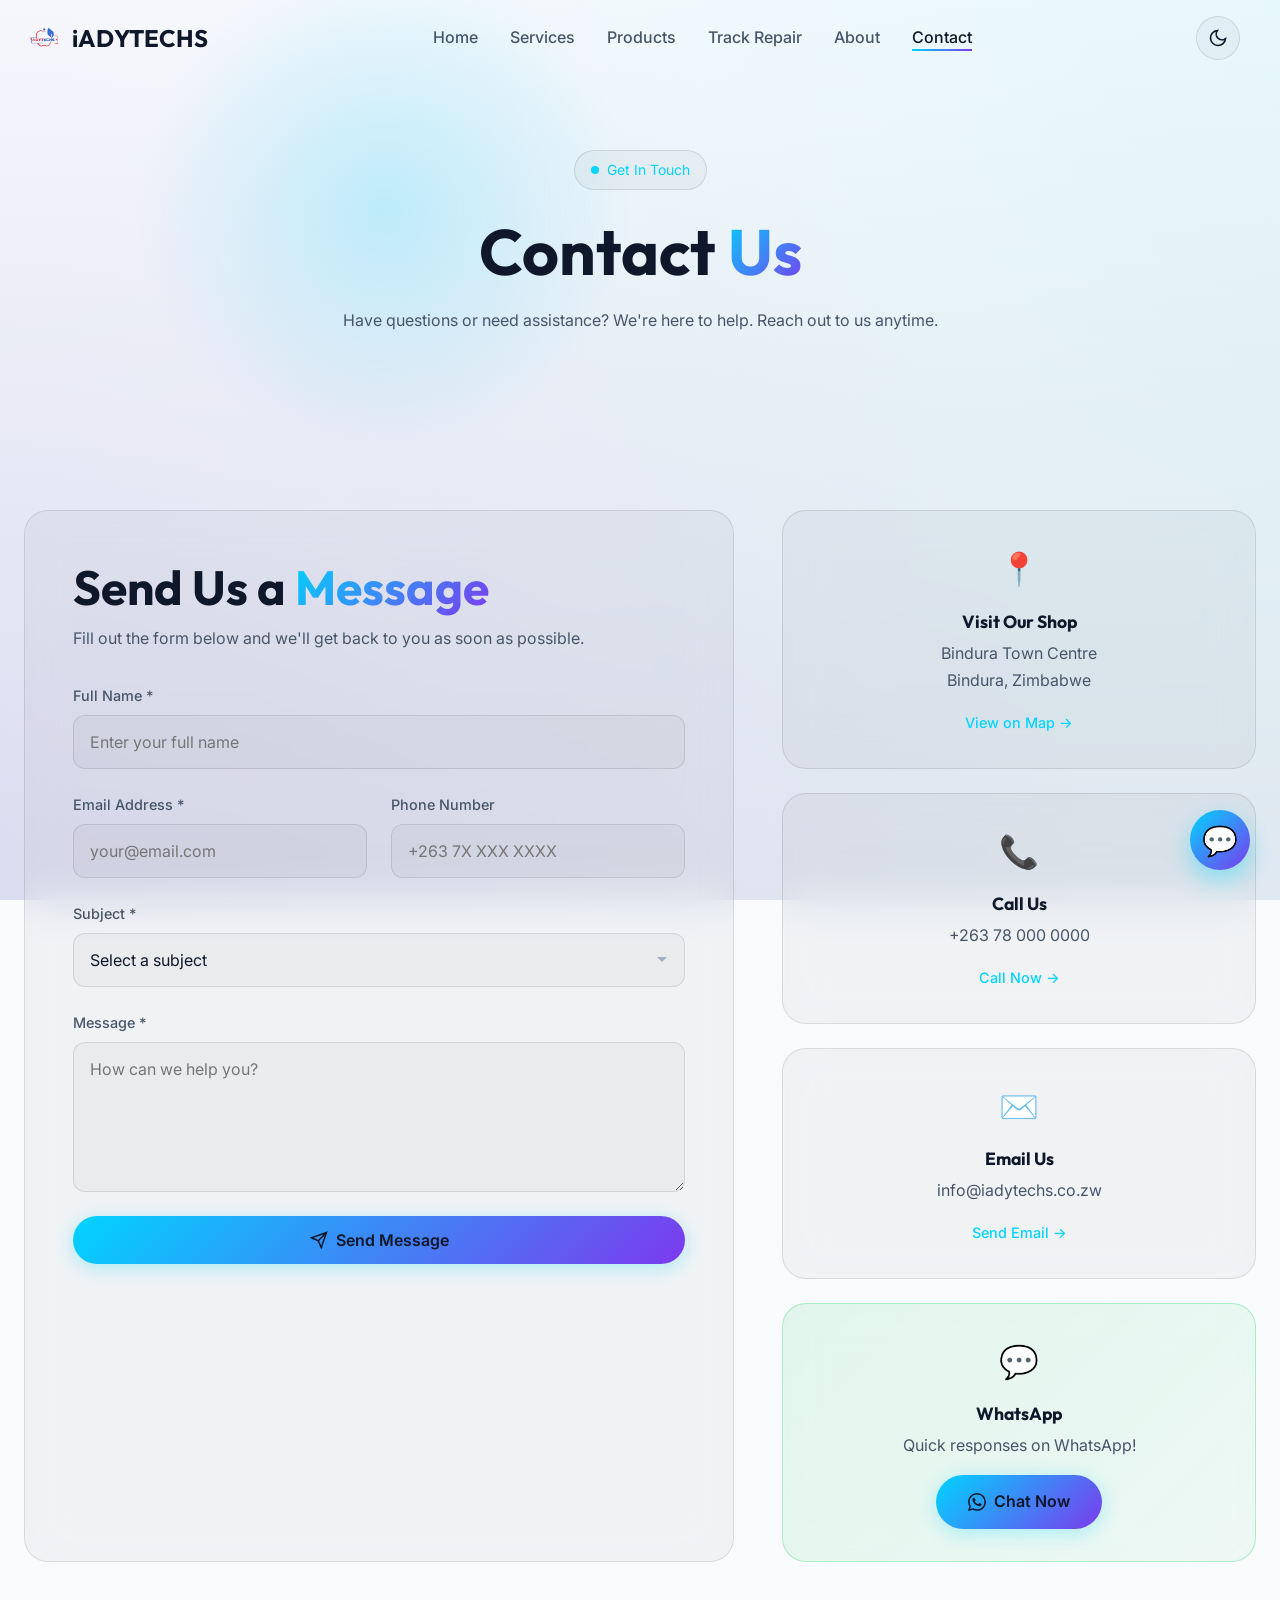
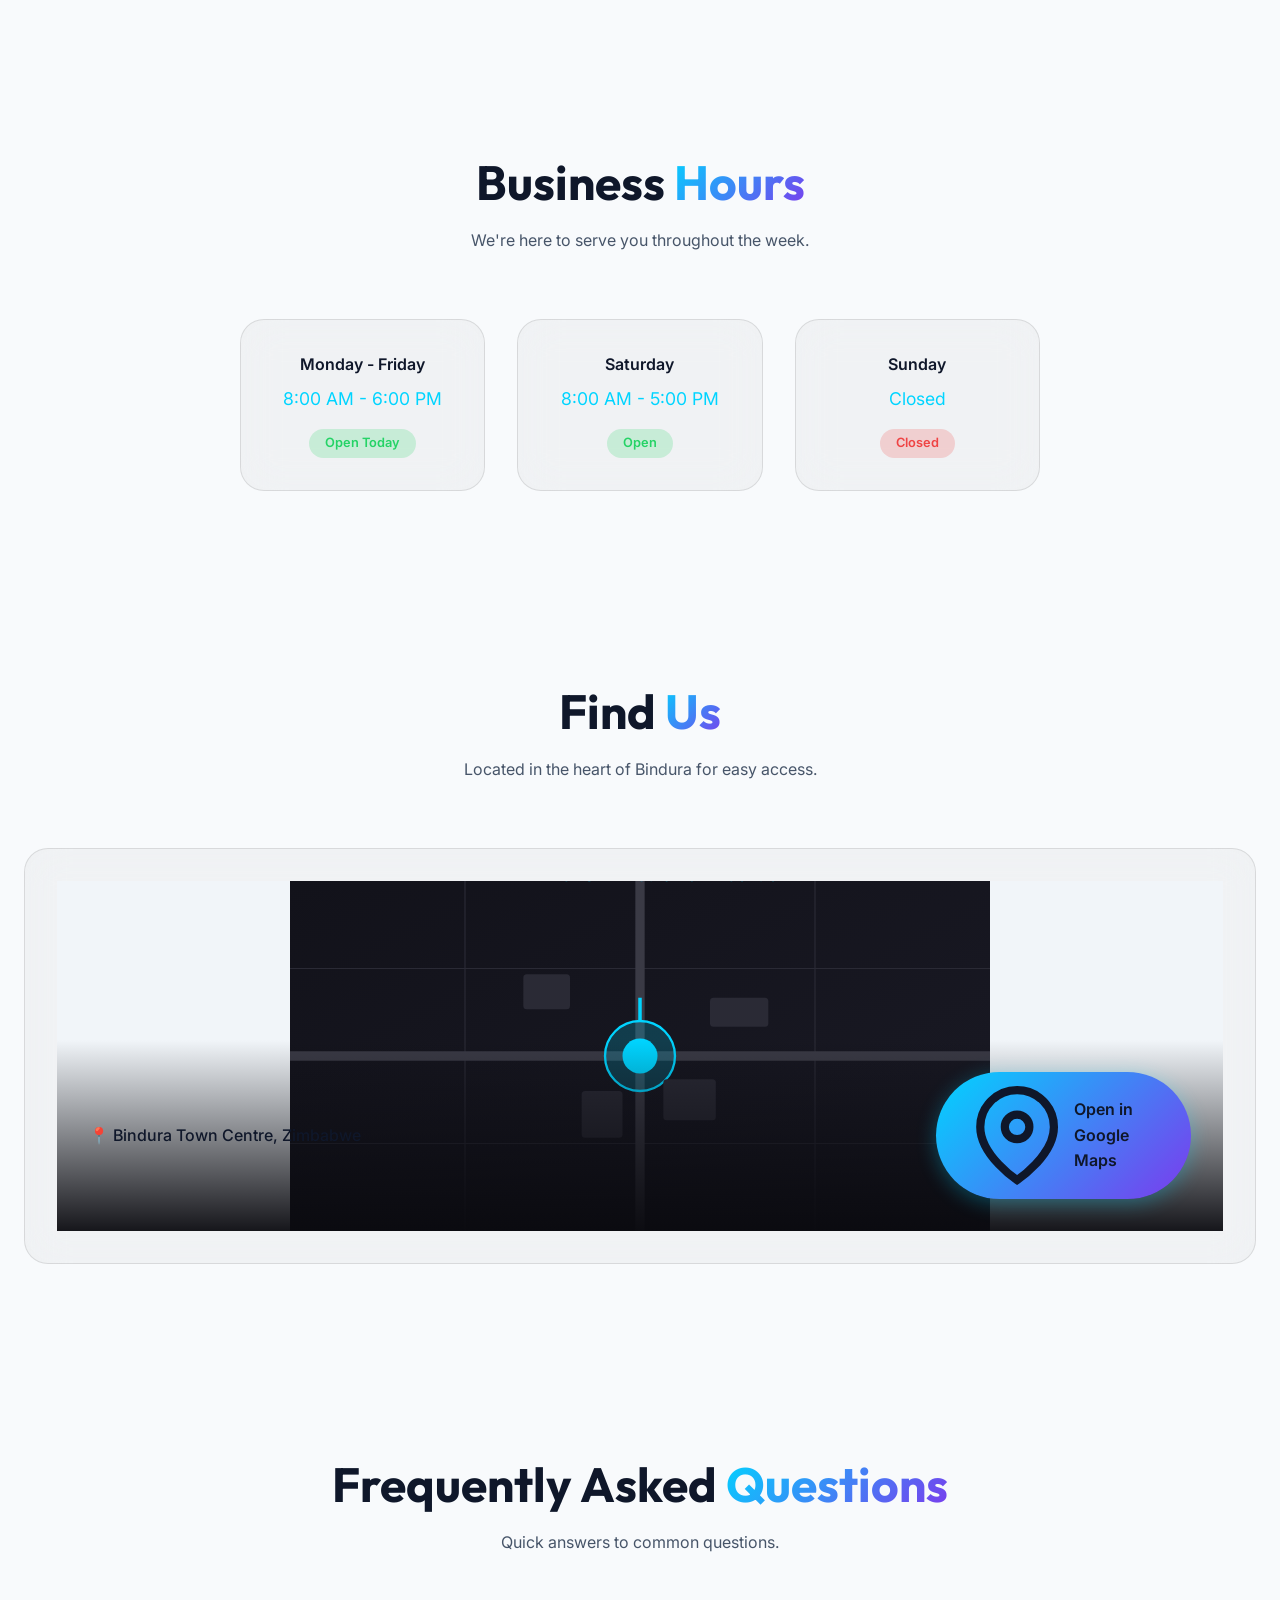
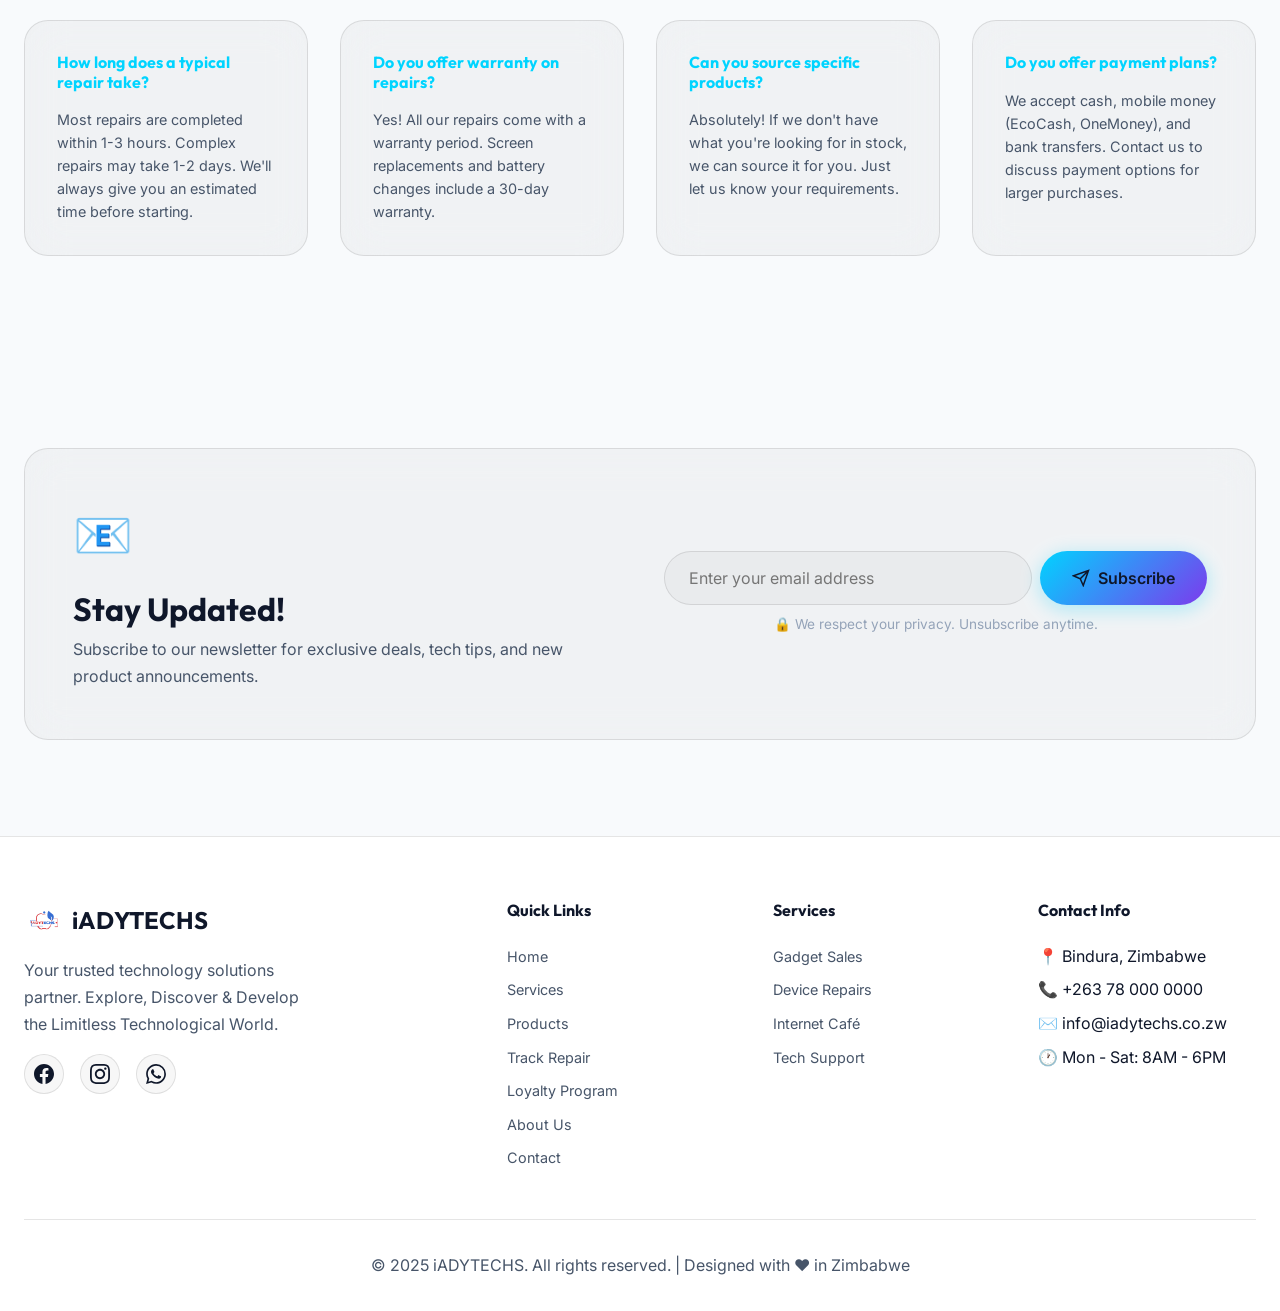
<file: contact.html>
<!DOCTYPE html>
<html lang="en">

<head>
    <meta charset="UTF-8">
    <meta name="viewport" content="width=device-width, initial-scale=1.0">
    <meta name="description"
        content="Contact iADYTECHS - Get in touch with us for ICT gadgets, repairs, and technical support in Bindura, Zimbabwe.">
    <meta name="keywords" content="contact iADYTECHS, Bindura tech shop, phone repair Bindura, WhatsApp">
    <meta name="author" content="iADYTECHS">

    <title>Contact Us | iADYTECHS - Get in Touch</title>

    <link rel="preconnect" href="https://fonts.googleapis.com">
    <link rel="preconnect" href="https://fonts.gstatic.com" crossorigin>
    <link
        href="https://fonts.googleapis.com/css2?family=Inter:wght@400;500;600;700&family=Outfit:wght@400;500;600;700;800&display=swap"
        rel="stylesheet">
    <link rel="stylesheet" href="styles.css">
    <link rel="icon" type="image/svg+xml"
        href="data:image/svg+xml,<svg xmlns='http://www.w3.org/2000/svg' viewBox='0 0 100 100'><rect fill='%2300d4ff' rx='15' width='100' height='100'/><text x='50' y='65' text-anchor='middle' font-size='50' font-weight='bold' fill='white'>iA</text></svg>">
</head>

<body>
    <div class="bg-gradient"></div>

    <nav class="navbar">
        <div class="container">
            <a href="index.html" class="logo">
                <img src="images/iadytechs_logo.png" alt="iADYTECHS Logo" class="logo-image">
                <span>iADYTECHS</span>
            </a>
            <ul class="nav-links">
                <li><a href="index.html">Home</a></li>
                <li><a href="services.html">Services</a></li>
                <li><a href="products.html">Products</a></li>
                <li><a href="repair-tracking.html">Track Repair</a></li>
                <li><a href="about.html">About</a></li>
                <li><a href="contact.html" class="active">Contact</a></li>
            </ul>

            <button class="theme-toggle" id="theme-toggle" aria-label="Toggle theme">
                <svg class="sun-icon" width="20" height="20" viewBox="0 0 24 24" fill="none" stroke="currentColor"
                    stroke-width="2">
                    <circle cx="12" cy="12" r="5" />
                    <path
                        d="M12 1v2M12 21v2M4.22 4.22l1.42 1.42M18.36 18.36l1.42 1.42M1 12h2M21 12h2M4.22 19.78l1.42-1.42M18.36 5.64l1.42-1.42" />
                </svg>
                <svg class="moon-icon" width="20" height="20" viewBox="0 0 24 24" fill="none" stroke="currentColor"
                    stroke-width="2">
                    <path d="M21 12.79A9 9 0 1 1 11.21 3 7 7 0 0 0 21 12.79z" />
                </svg>
            </button>
            <button class="mobile-menu-btn" aria-label="Toggle menu">
                <span></span><span></span><span></span>
            </button>
        </div>
    </nav>

    <section class="page-header">
        <div class="hero-glow"></div>
        <div class="container">
            <div class="page-header-content animate-on-scroll">
                <div class="hero-badge"><span>Get In Touch</span></div>
                <h1>Contact <span class="text-gradient">Us</span></h1>
                <p>Have questions or need assistance? We're here to help. Reach out to us anytime.</p>
            </div>
        </div>
    </section>

    <!-- Contact Section -->
    <section class="section">
        <div class="container">
            <div class="contact-grid">
                <!-- Contact Form -->
                <div class="contact-form-wrapper glass-card animate-on-scroll">
                    <h2>Send Us a <span class="text-gradient">Message</span></h2>
                    <p>Fill out the form below and we'll get back to you as soon as possible.</p>

                    <form id="contact-form" class="contact-form">
                        <div class="form-group">
                            <label for="name">Full Name *</label>
                            <input type="text" id="name" name="name" placeholder="Enter your full name" required>
                        </div>

                        <div class="form-row">
                            <div class="form-group">
                                <label for="email">Email Address *</label>
                                <input type="email" id="email" name="email" placeholder="your@email.com" required>
                            </div>
                            <div class="form-group">
                                <label for="phone">Phone Number</label>
                                <input type="tel" id="phone" name="phone" placeholder="+263 7X XXX XXXX">
                            </div>
                        </div>

                        <div class="form-group">
                            <label for="subject">Subject *</label>
                            <select id="subject" name="subject" required>
                                <option value="">Select a subject</option>
                                <option value="product-inquiry">Product Inquiry</option>
                                <option value="repair-request">Repair Request</option>
                                <option value="technical-support">Technical Support</option>
                                <option value="price-quote">Price Quote</option>
                                <option value="general">General Inquiry</option>
                            </select>
                        </div>

                        <div class="form-group">
                            <label for="message">Message *</label>
                            <textarea id="message" name="message" rows="5" placeholder="How can we help you?"
                                required></textarea>
                        </div>

                        <button type="submit" class="btn btn-primary btn-full">
                            <svg width="18" height="18" viewBox="0 0 24 24" fill="none" stroke="currentColor"
                                stroke-width="2">
                                <path d="M22 2L11 13M22 2l-7 20-4-9-9-4 20-7z" />
                            </svg>
                            Send Message
                        </button>
                    </form>
                </div>

                <!-- Contact Info -->
                <div class="contact-info-wrapper">
                    <div class="contact-info-card glass-card animate-on-scroll">
                        <div class="contact-info-icon">📍</div>
                        <h3>Visit Our Shop</h3>
                        <p>Bindura Town Centre<br>Bindura, Zimbabwe</p>
                        <a href="#map" class="contact-link">View on Map →</a>
                    </div>

                    <div class="contact-info-card glass-card animate-on-scroll">
                        <div class="contact-info-icon">📞</div>
                        <h3>Call Us</h3>
                        <p>+263 78 000 0000</p>
                        <a href="tel:+263780000000" class="contact-link">Call Now →</a>
                    </div>

                    <div class="contact-info-card glass-card animate-on-scroll">
                        <div class="contact-info-icon">✉️</div>
                        <h3>Email Us</h3>
                        <p>info@iadytechs.co.zw</p>
                        <a href="mailto:info@iadytechs.co.zw" class="contact-link">Send Email →</a>
                    </div>

                    <div class="contact-info-card glass-card whatsapp-card animate-on-scroll">
                        <div class="contact-info-icon">💬</div>
                        <h3>WhatsApp</h3>
                        <p>Quick responses on WhatsApp!</p>
                        <a href="https://wa.me/263780000000" class="btn btn-primary" target="_blank">
                            <svg width="18" height="18" viewBox="0 0 24 24" fill="currentColor">
                                <path
                                    d="M17.472 14.382c-.297-.149-1.758-.867-2.03-.967-.273-.099-.471-.148-.67.15-.197.297-.767.966-.94 1.164-.173.199-.347.223-.644.075-.297-.15-1.255-.463-2.39-1.475-.883-.788-1.48-1.761-1.653-2.059-.173-.297-.018-.458.13-.606.134-.133.298-.347.446-.52.149-.174.198-.298.298-.497.099-.198.05-.371-.025-.52-.075-.149-.669-1.612-.916-2.207-.242-.579-.487-.5-.669-.51-.173-.008-.371-.01-.57-.01-.198 0-.52.074-.792.372-.272.297-1.04 1.016-1.04 2.479 0 1.462 1.065 2.875 1.213 3.074.149.198 2.096 3.2 5.077 4.487.709.306 1.262.489 1.694.625.712.227 1.36.195 1.871.118.571-.085 1.758-.719 2.006-1.413.248-.694.248-1.289.173-1.413-.074-.124-.272-.198-.57-.347m-5.421 7.403h-.004a9.87 9.87 0 01-5.031-1.378l-.361-.214-3.741.982.998-3.648-.235-.374a9.86 9.86 0 01-1.51-5.26c.001-5.45 4.436-9.884 9.888-9.884 2.64 0 5.122 1.03 6.988 2.898a9.825 9.825 0 012.893 6.994c-.003 5.45-4.437 9.884-9.885 9.884m8.413-18.297A11.815 11.815 0 0012.05 0C5.495 0 .16 5.335.157 11.892c0 2.096.547 4.142 1.588 5.945L.057 24l6.305-1.654a11.882 11.882 0 005.683 1.448h.005c6.554 0 11.89-5.335 11.893-11.893a11.821 11.821 0 00-3.48-8.413z" />
                            </svg>
                            Chat Now
                        </a>
                    </div>
                </div>
            </div>
        </div>
    </section>

    <!-- Business Hours -->
    <section class="section">
        <div class="container">
            <div class="section-header animate-on-scroll">
                <h2>Business <span class="text-gradient">Hours</span></h2>
                <p>We're here to serve you throughout the week.</p>
            </div>

            <div class="hours-grid">
                <div class="hours-card glass-card animate-on-scroll">
                    <div class="hours-day">Monday - Friday</div>
                    <div class="hours-time">8:00 AM - 6:00 PM</div>
                    <div class="hours-status open">Open Today</div>
                </div>

                <div class="hours-card glass-card animate-on-scroll">
                    <div class="hours-day">Saturday</div>
                    <div class="hours-time">8:00 AM - 5:00 PM</div>
                    <div class="hours-status open">Open</div>
                </div>

                <div class="hours-card glass-card animate-on-scroll">
                    <div class="hours-day">Sunday</div>
                    <div class="hours-time">Closed</div>
                    <div class="hours-status closed">Closed</div>
                </div>
            </div>
        </div>
    </section>

    <!-- Map Section -->
    <section class="section" id="map">
        <div class="container">
            <div class="section-header animate-on-scroll">
                <h2>Find <span class="text-gradient">Us</span></h2>
                <p>Located in the heart of Bindura for easy access.</p>
            </div>

            <div class="map-wrapper glass-card animate-on-scroll">
                <div class="map-placeholder">
                    <svg viewBox="0 0 600 300" xmlns="http://www.w3.org/2000/svg">
                        <defs>
                            <linearGradient id="mapGrad" x1="0%" y1="0%" x2="100%" y2="100%">
                                <stop offset="0%" style="stop-color:#12121a;stop-opacity:1" />
                                <stop offset="100%" style="stop-color:#1a1a25;stop-opacity:1" />
                            </linearGradient>
                        </defs>
                        <rect width="600" height="300" fill="url(#mapGrad)" />
                        <!-- Grid lines -->
                        <path d="M0 75 L600 75 M0 150 L600 150 M0 225 L600 225" stroke="#2a2a35" stroke-width="1" />
                        <path d="M150 0 L150 300 M300 0 L300 300 M450 0 L450 300" stroke="#2a2a35" stroke-width="1" />
                        <!-- Roads -->
                        <path d="M0 150 L600 150" stroke="#3a3a45" stroke-width="8" />
                        <path d="M300 0 L300 300" stroke="#3a3a45" stroke-width="8" />
                        <!-- Location marker -->
                        <circle cx="300" cy="150" r="30" fill="rgba(0,212,255,0.2)" stroke="#00d4ff" stroke-width="2" />
                        <circle cx="300" cy="150" r="15" fill="#00d4ff" />
                        <path d="M300 120 L300 100" stroke="#00d4ff" stroke-width="3" />
                        <!-- Buildings -->
                        <rect x="200" y="80" width="40" height="30" fill="#2a2a35" rx="3" />
                        <rect x="360" y="100" width="50" height="25" fill="#2a2a35" rx="3" />
                        <rect x="250" y="180" width="35" height="40" fill="#2a2a35" rx="3" />
                        <rect x="320" y="170" width="45" height="35" fill="#2a2a35" rx="3" />
                        <!-- Label -->
                        <text x="300" cy="250" text-anchor="middle" fill="#00d4ff" font-size="14"
                            font-family="Inter, sans-serif">iADYTECHS - Bindura Town Centre</text>
                    </svg>
                    <div class="map-overlay">
                        <p>📍 Bindura Town Centre, Zimbabwe</p>
                        <a href="https://www.google.com/maps/search/Bindura+Zimbabwe" class="btn btn-primary"
                            target="_blank">
                            <svg width="18" height="18" viewBox="0 0 24 24" fill="none" stroke="currentColor"
                                stroke-width="2">
                                <path d="M21 10c0 7-9 13-9 13s-9-6-9-13a9 9 0 0118 0z" />
                                <circle cx="12" cy="10" r="3" />
                            </svg>
                            Open in Google Maps
                        </a>
                    </div>
                </div>
            </div>
        </div>
    </section>

    <!-- FAQ Section -->
    <section class="section">
        <div class="container">
            <div class="section-header animate-on-scroll">
                <h2>Frequently Asked <span class="text-gradient">Questions</span></h2>
                <p>Quick answers to common questions.</p>
            </div>

            <div class="faq-grid">
                <div class="faq-item glass-card animate-on-scroll">
                    <h4>How long does a typical repair take?</h4>
                    <p>Most repairs are completed within 1-3 hours. Complex repairs may take 1-2 days. We'll always give
                        you an estimated time before starting.</p>
                </div>

                <div class="faq-item glass-card animate-on-scroll">
                    <h4>Do you offer warranty on repairs?</h4>
                    <p>Yes! All our repairs come with a warranty period. Screen replacements and battery changes include
                        a 30-day warranty.</p>
                </div>

                <div class="faq-item glass-card animate-on-scroll">
                    <h4>Can you source specific products?</h4>
                    <p>Absolutely! If we don't have what you're looking for in stock, we can source it for you. Just let
                        us know your requirements.</p>
                </div>

                <div class="faq-item glass-card animate-on-scroll">
                    <h4>Do you offer payment plans?</h4>
                    <p>We accept cash, mobile money (EcoCash, OneMoney), and bank transfers. Contact us to discuss
                        payment options for larger purchases.</p>
                </div>
            </div>
        </div>
    </section>

    <!-- Newsletter Section -->
    <section class="section newsletter-section">
        <div class="container">
            <div class="newsletter-wrapper glass-card animate-on-scroll">
                <div class="newsletter-content">
                    <div class="newsletter-icon">📧</div>
                    <h3>Stay Updated!</h3>
                    <p>Subscribe to our newsletter for exclusive deals, tech tips, and new product announcements.</p>
                </div>
                <form class="newsletter-form" id="newsletter-form">
                    <div class="newsletter-input-group">
                        <input type="email" placeholder="Enter your email address" required>
                        <button type="submit" class="btn btn-primary">
                            <svg width="18" height="18" viewBox="0 0 24 24" fill="none" stroke="currentColor"
                                stroke-width="2">
                                <path d="M22 2L11 13M22 2l-7 20-4-9-9-4 20-7z" />
                            </svg>
                            Subscribe
                        </button>
                    </div>
                    <p class="newsletter-note">🔒 We respect your privacy. Unsubscribe anytime.</p>
                </form>
            </div>
        </div>
    </section>

    <footer class="footer">
        <div class="container">
            <div class="footer-grid">
                <div class="footer-brand">
                    <a href="index.html" class="logo">
                        <img src="images/iadytechs_logo.png" alt="iADYTECHS Logo" class="logo-image">
                        <span>iADYTECHS</span>
                    </a>
                    <p>Your trusted technology solutions partner. Explore, Discover & Develop the Limitless
                        Technological World.</p>
                    <div class="footer-social">
                        <a href="#" aria-label="Facebook"><svg width="20" height="20" viewBox="0 0 24 24"
                                fill="currentColor">
                                <path
                                    d="M24 12.073c0-6.627-5.373-12-12-12s-12 5.373-12 12c0 5.99 4.388 10.954 10.125 11.854v-8.385H7.078v-3.47h3.047V9.43c0-3.007 1.792-4.669 4.533-4.669 1.312 0 2.686.235 2.686.235v2.953H15.83c-1.491 0-1.956.925-1.956 1.874v2.25h3.328l-.532 3.47h-2.796v8.385C19.612 23.027 24 18.062 24 12.073z" />
                            </svg></a>
                        <a href="#" aria-label="Instagram"><svg width="20" height="20" viewBox="0 0 24 24"
                                fill="currentColor">
                                <path
                                    d="M12 2.163c3.204 0 3.584.012 4.85.07 3.252.148 4.771 1.691 4.919 4.919.058 1.265.069 1.645.069 4.849 0 3.205-.012 3.584-.069 4.849-.149 3.225-1.664 4.771-4.919 4.919-1.266.058-1.644.07-4.85.07-3.204 0-3.584-.012-4.849-.07-3.26-.149-4.771-1.699-4.919-4.92-.058-1.265-.07-1.644-.07-4.849 0-3.204.013-3.583.07-4.849.149-3.227 1.664-4.771 4.919-4.919 1.266-.057 1.645-.069 4.849-.069zm0-2.163c-3.259 0-3.667.014-4.947.072-4.358.2-6.78 2.618-6.98 6.98-.059 1.281-.073 1.689-.073 4.948 0 3.259.014 3.668.072 4.948.2 4.358 2.618 6.78 6.98 6.98 1.281.058 1.689.072 4.948.072 3.259 0 3.668-.014 4.948-.072 4.354-.2 6.782-2.618 6.979-6.98.059-1.28.073-1.689.073-4.948 0-3.259-.014-3.667-.072-4.947-.196-4.354-2.617-6.78-6.979-6.98-1.281-.059-1.69-.073-4.949-.073zm0 5.838c-3.403 0-6.162 2.759-6.162 6.162s2.759 6.163 6.162 6.163 6.162-2.759 6.162-6.163c0-3.403-2.759-6.162-6.162-6.162zm0 10.162c-2.209 0-4-1.79-4-4 0-2.209 1.791-4 4-4s4 1.791 4 4c0 2.21-1.791 4-4 4zm6.406-11.845c-.796 0-1.441.645-1.441 1.44s.645 1.44 1.441 1.44c.795 0 1.439-.645 1.439-1.44s-.644-1.44-1.439-1.44z" />
                            </svg></a>
                        <a href="https://wa.me/263780000000" aria-label="WhatsApp" target="_blank"><svg width="20"
                                height="20" viewBox="0 0 24 24" fill="currentColor">
                                <path
                                    d="M17.472 14.382c-.297-.149-1.758-.867-2.03-.967-.273-.099-.471-.148-.67.15-.197.297-.767.966-.94 1.164-.173.199-.347.223-.644.075-.297-.15-1.255-.463-2.39-1.475-.883-.788-1.48-1.761-1.653-2.059-.173-.297-.018-.458.13-.606.134-.133.298-.347.446-.52.149-.174.198-.298.298-.497.099-.198.05-.371-.025-.52-.075-.149-.669-1.612-.916-2.207-.242-.579-.487-.5-.669-.51-.173-.008-.371-.01-.57-.01-.198 0-.52.074-.792.372-.272.297-1.04 1.016-1.04 2.479 0 1.462 1.065 2.875 1.213 3.074.149.198 2.096 3.2 5.077 4.487.709.306 1.262.489 1.694.625.712.227 1.36.195 1.871.118.571-.085 1.758-.719 2.006-1.413.248-.694.248-1.289.173-1.413-.074-.124-.272-.198-.57-.347m-5.421 7.403h-.004a9.87 9.87 0 01-5.031-1.378l-.361-.214-3.741.982.998-3.648-.235-.374a9.86 9.86 0 01-1.51-5.26c.001-5.45 4.436-9.884 9.888-9.884 2.64 0 5.122 1.03 6.988 2.898a9.825 9.825 0 012.893 6.994c-.003 5.45-4.437 9.884-9.885 9.884m8.413-18.297A11.815 11.815 0 0012.05 0C5.495 0 .16 5.335.157 11.892c0 2.096.547 4.142 1.588 5.945L.057 24l6.305-1.654a11.882 11.882 0 005.683 1.448h.005c6.554 0 11.89-5.335 11.893-11.893a11.821 11.821 0 00-3.48-8.413z" />
                            </svg></a>
                    </div>
                </div>
                <div class="footer-column">
                    <h4>Quick Links</h4>
                    <ul>
                        <li><a href="index.html">Home</a></li>
                        <li><a href="services.html">Services</a></li>
                        <li><a href="products.html">Products</a></li>
                        <li><a href="repair-tracking.html">Track Repair</a></li>
                        <li><a href="loyalty.html">Loyalty Program</a></li>
                        <li><a href="about.html">About Us</a></li>
                        <li><a href="contact.html">Contact</a></li>
                    </ul>
                </div>
                <div class="footer-column">
                    <h4>Services</h4>
                    <ul>
                        <li><a href="services.html">Gadget Sales</a></li>
                        <li><a href="services.html">Device Repairs</a></li>
                        <li><a href="services.html">Internet Café</a></li>
                        <li><a href="services.html">Tech Support</a></li>
                    </ul>
                </div>
                <div class="footer-column">
                    <h4>Contact Info</h4>
                    <ul>
                        <li>📍 Bindura, Zimbabwe</li>
                        <li>📞 +263 78 000 0000</li>
                        <li>✉️ info@iadytechs.co.zw</li>
                        <li>🕐 Mon - Sat: 8AM - 6PM</li>
                    </ul>
                </div>
            </div>
            <div class="footer-bottom">
                <p>&copy; 2025 iADYTECHS. All rights reserved. | Designed with ❤️ in Zimbabwe</p>
            </div>
        </div>
    </footer>

    <a href="https://wa.me/263780000000" class="whatsapp-float" target="_blank" aria-label="Chat on WhatsApp">
        <svg viewBox="0 0 24 24" fill="currentColor">
            <path
                d="M17.472 14.382c-.297-.149-1.758-.867-2.03-.967-.273-.099-.471-.148-.67.15-.197.297-.767.966-.94 1.164-.173.199-.347.223-.644.075-.297-.15-1.255-.463-2.39-1.475-.883-.788-1.48-1.761-1.653-2.059-.173-.297-.018-.458.13-.606.134-.133.298-.347.446-.52.149-.174.198-.298.298-.497.099-.198.05-.371-.025-.52-.075-.149-.669-1.612-.916-2.207-.242-.579-.487-.5-.669-.51-.173-.008-.371-.01-.57-.01-.198 0-.52.074-.792.372-.272.297-1.04 1.016-1.04 2.479 0 1.462 1.065 2.875 1.213 3.074.149.198 2.096 3.2 5.077 4.487.709.306 1.262.489 1.694.625.712.227 1.36.195 1.871.118.571-.085 1.758-.719 2.006-1.413.248-.694.248-1.289.173-1.413-.074-.124-.272-.198-.57-.347m-5.421 7.403h-.004a9.87 9.87 0 01-5.031-1.378l-.361-.214-3.741.982.998-3.648-.235-.374a9.86 9.86 0 01-1.51-5.26c.001-5.45 4.436-9.884 9.888-9.884 2.64 0 5.122 1.03 6.988 2.898a9.825 9.825 0 012.893 6.994c-.003 5.45-4.437 9.884-9.885 9.884m8.413-18.297A11.815 11.815 0 0012.05 0C5.495 0 .16 5.335.157 11.892c0 2.096.547 4.142 1.588 5.945L.057 24l6.305-1.654a11.882 11.882 0 005.683 1.448h.005c6.554 0 11.89-5.335 11.893-11.893a11.821 11.821 0 00-3.48-8.413z" />
        </svg>
    </a>

    <button class="back-to-top" aria-label="Back to top">
        <svg width="24" height="24" viewBox="0 0 24 24" fill="none" stroke="currentColor" stroke-width="2">
            <path d="M18 15l-6-6-6 6" />
        </svg>
    </button>

    <script src="script.js"></script>
</body>

</html>
</file>
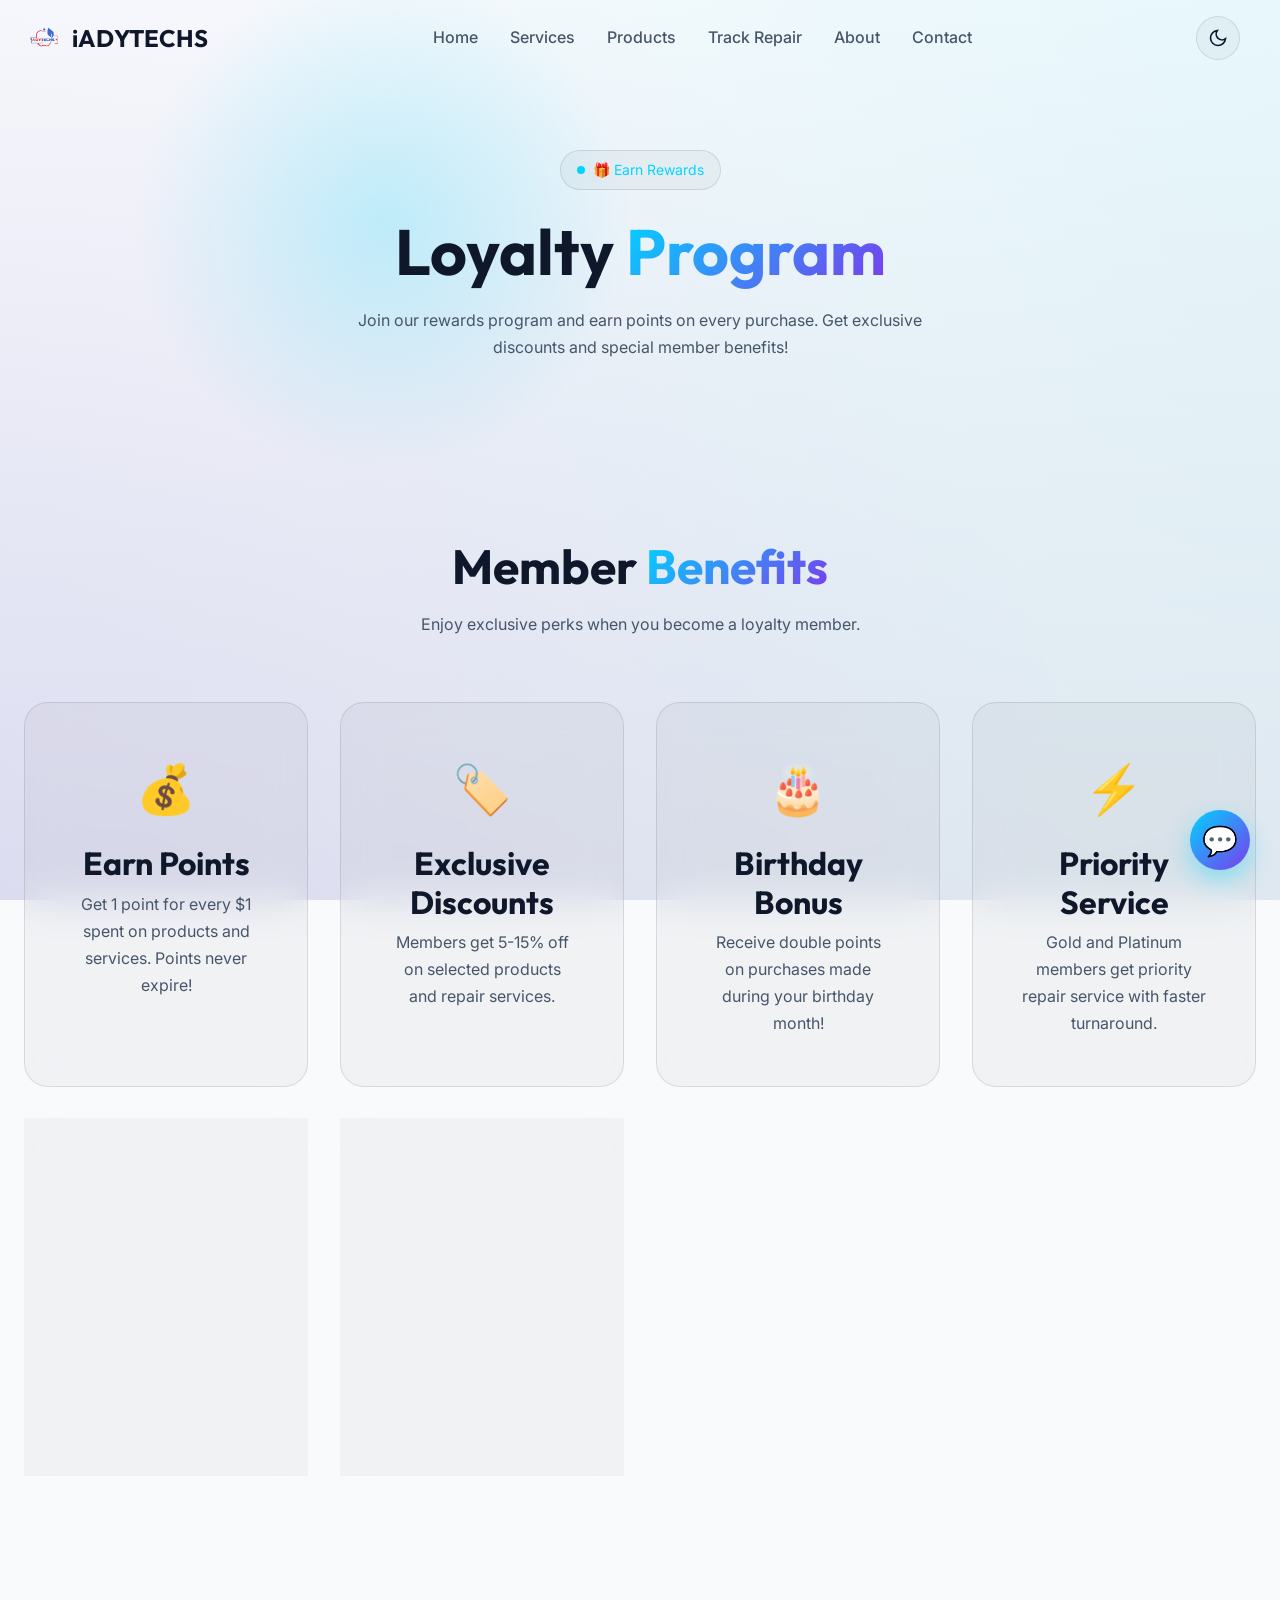
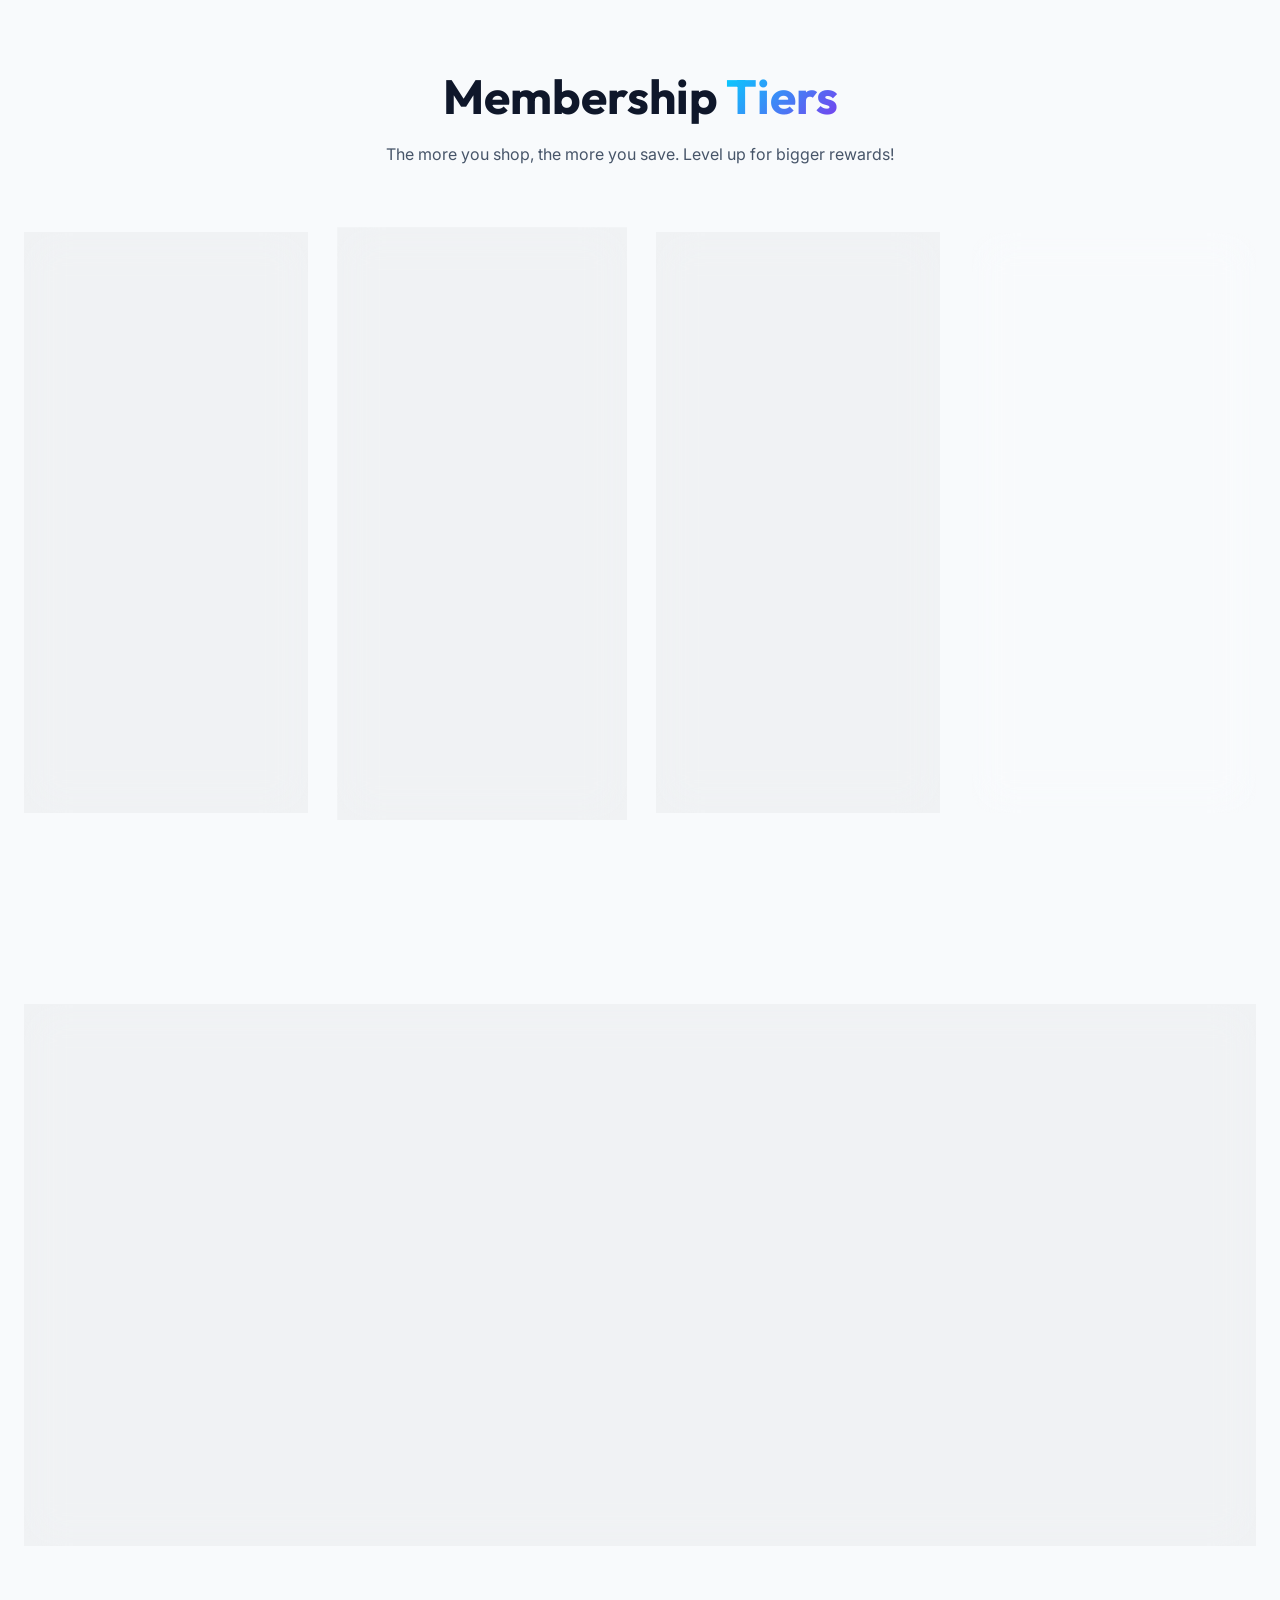
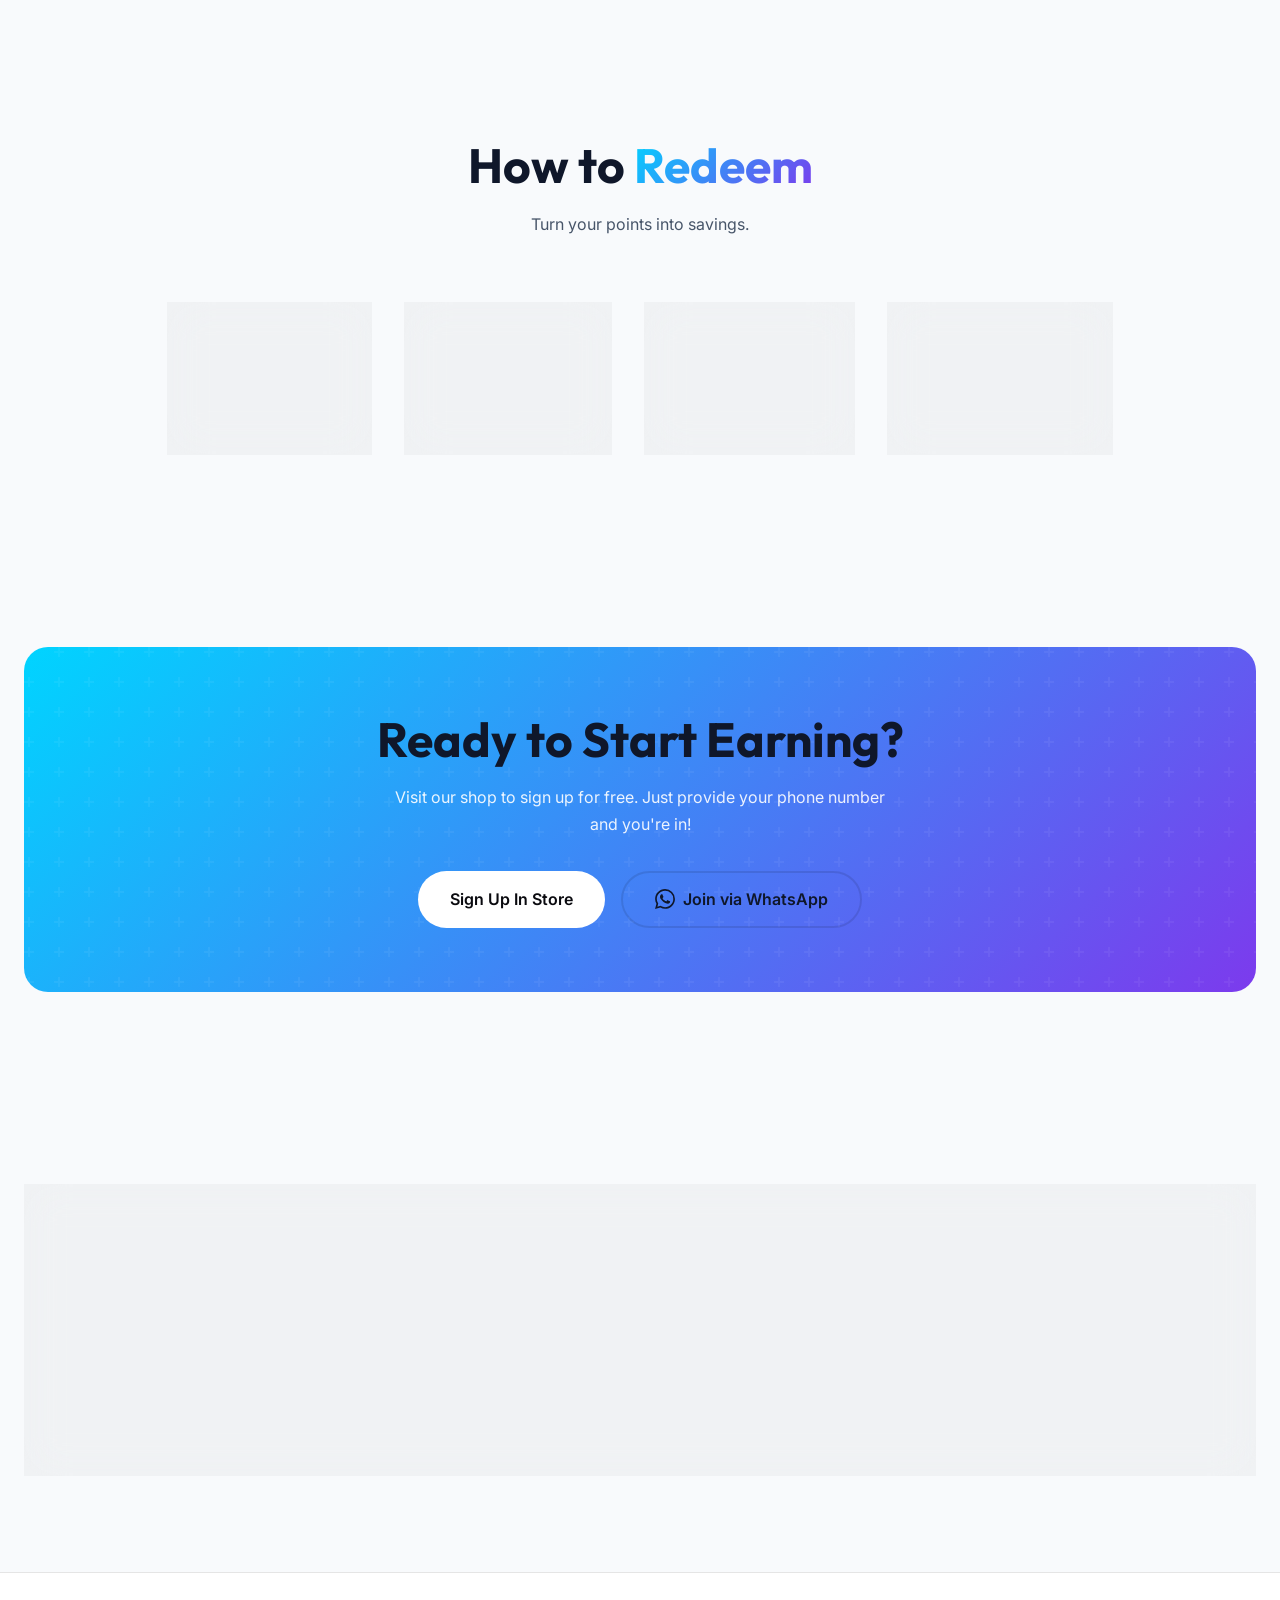
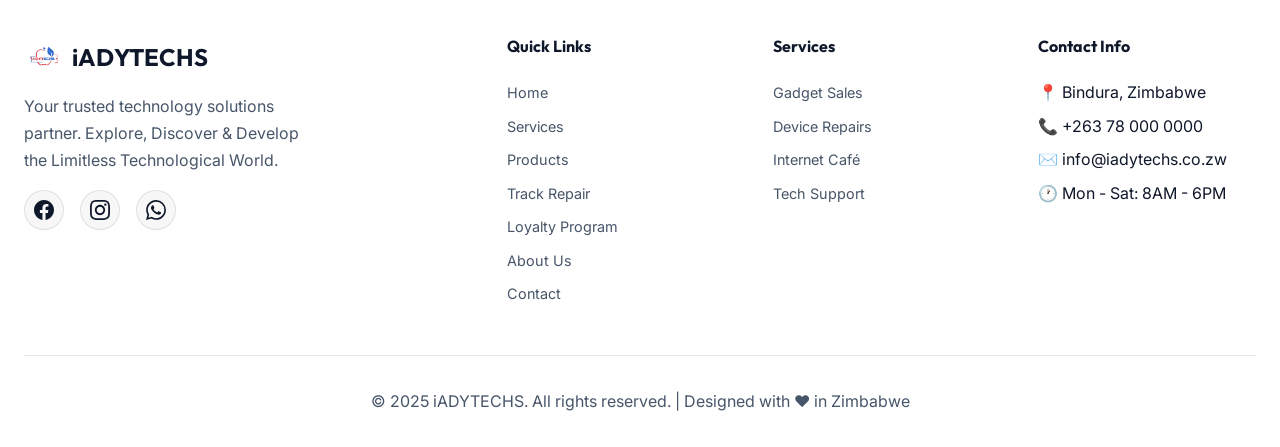
<file: loyalty.html>
<!DOCTYPE html>
<html lang="en">

<head>
    <meta charset="UTF-8">
    <meta name="viewport" content="width=device-width, initial-scale=1.0">
    <meta name="description"
        content="Join iADYTECHS Loyalty Program - Earn points on every purchase, get exclusive discounts, and enjoy referral rewards.">
    <meta name="keywords" content="loyalty program, rewards, discounts, referral, Bindura, Zimbabwe, iADYTECHS">
    <meta name="author" content="iADYTECHS">

    <title>Loyalty Program | iADYTECHS - Earn Rewards</title>

    <link rel="preconnect" href="https://fonts.googleapis.com">
    <link rel="preconnect" href="https://fonts.gstatic.com" crossorigin>
    <link
        href="https://fonts.googleapis.com/css2?family=Inter:wght@400;500;600;700&family=Outfit:wght@400;500;600;700;800&display=swap"
        rel="stylesheet">
    <link rel="stylesheet" href="styles.css">
    <link rel="icon" type="image/svg+xml"
        href="data:image/svg+xml,<svg xmlns='http://www.w3.org/2000/svg' viewBox='0 0 100 100'><rect fill='%2300d4ff' rx='15' width='100' height='100'/><text x='50' y='65' text-anchor='middle' font-size='50' font-weight='bold' fill='white'>iA</text></svg>">
</head>

<body>
    <div class="bg-gradient"></div>

    <nav class="navbar">
        <div class="container">
            <a href="index.html" class="logo">
                <img src="images/iadytechs_logo.png" alt="iADYTECHS Logo" class="logo-image">
                <span>iADYTECHS</span>
            </a>
            <ul class="nav-links">
                <li><a href="index.html">Home</a></li>
                <li><a href="services.html">Services</a></li>
                <li><a href="products.html">Products</a></li>
                <li><a href="repair-tracking.html">Track Repair</a></li>
                <li><a href="about.html">About</a></li>
                <li><a href="contact.html">Contact</a></li>
            </ul>

            <button class="theme-toggle" id="theme-toggle" aria-label="Toggle theme">
                <svg class="sun-icon" width="20" height="20" viewBox="0 0 24 24" fill="none" stroke="currentColor"
                    stroke-width="2">
                    <circle cx="12" cy="12" r="5" />
                    <path
                        d="M12 1v2M12 21v2M4.22 4.22l1.42 1.42M18.36 18.36l1.42 1.42M1 12h2M21 12h2M4.22 19.78l1.42-1.42M18.36 5.64l1.42-1.42" />
                </svg>
                <svg class="moon-icon" width="20" height="20" viewBox="0 0 24 24" fill="none" stroke="currentColor"
                    stroke-width="2">
                    <path d="M21 12.79A9 9 0 1 1 11.21 3 7 7 0 0 0 21 12.79z" />
                </svg>
            </button>

            <button class="mobile-menu-btn" aria-label="Toggle menu">
                <span></span><span></span><span></span>
            </button>
        </div>
    </nav>

    <section class="page-header">
        <div class="hero-glow"></div>
        <div class="container">
            <div class="page-header-content animate-on-scroll">
                <div class="hero-badge"><span>🎁 Earn Rewards</span></div>
                <h1>Loyalty <span class="text-gradient">Program</span></h1>
                <p>Join our rewards program and earn points on every purchase. Get exclusive discounts and special
                    member benefits!</p>
            </div>
        </div>
    </section>

    <!-- Benefits Section -->
    <section class="section">
        <div class="container">
            <div class="section-header animate-on-scroll">
                <h2>Member <span class="text-gradient">Benefits</span></h2>
                <p>Enjoy exclusive perks when you become a loyalty member.</p>
            </div>

            <div class="benefits-grid">
                <div class="benefit-card glass-card animate-on-scroll">
                    <div class="benefit-icon">💰</div>
                    <h3>Earn Points</h3>
                    <p>Get 1 point for every $1 spent on products and services. Points never expire!</p>
                </div>
                <div class="benefit-card glass-card animate-on-scroll">
                    <div class="benefit-icon">🏷️</div>
                    <h3>Exclusive Discounts</h3>
                    <p>Members get 5-15% off on selected products and repair services.</p>
                </div>
                <div class="benefit-card glass-card animate-on-scroll">
                    <div class="benefit-icon">🎂</div>
                    <h3>Birthday Bonus</h3>
                    <p>Receive double points on purchases made during your birthday month!</p>
                </div>
                <div class="benefit-card glass-card animate-on-scroll">
                    <div class="benefit-icon">⚡</div>
                    <h3>Priority Service</h3>
                    <p>Gold and Platinum members get priority repair service with faster turnaround.</p>
                </div>
                <div class="benefit-card glass-card animate-on-scroll">
                    <div class="benefit-icon">📢</div>
                    <h3>Early Access</h3>
                    <p>Be the first to know about new products and exclusive member-only sales.</p>
                </div>
                <div class="benefit-card glass-card animate-on-scroll">
                    <div class="benefit-icon">🤝</div>
                    <h3>Referral Rewards</h3>
                    <p>Earn bonus points when friends you refer make their first purchase.</p>
                </div>
            </div>
        </div>
    </section>

    <!-- Membership Tiers -->
    <section class="section">
        <div class="container">
            <div class="section-header animate-on-scroll">
                <h2>Membership <span class="text-gradient">Tiers</span></h2>
                <p>The more you shop, the more you save. Level up for bigger rewards!</p>
            </div>

            <div class="tiers-grid">
                <div class="tier-card glass-card animate-on-scroll">
                    <div class="tier-badge bronze">Bronze</div>
                    <div class="tier-points">0 - 499 pts</div>
                    <h3>Starter Member</h3>
                    <ul class="tier-benefits">
                        <li>✓ Earn 1 point per $1</li>
                        <li>✓ 5% off repairs</li>
                        <li>✓ Birthday bonus</li>
                        <li>✓ Newsletter deals</li>
                    </ul>
                    <div class="tier-value">Free to Join</div>
                </div>

                <div class="tier-card glass-card featured animate-on-scroll">
                    <div class="tier-badge silver">Silver</div>
                    <div class="tier-points">500 - 999 pts</div>
                    <h3>Regular Member</h3>
                    <ul class="tier-benefits">
                        <li>✓ Earn 1.5 points per $1</li>
                        <li>✓ 10% off repairs</li>
                        <li>✓ 5% off products</li>
                        <li>✓ Priority email support</li>
                        <li>✓ All Bronze benefits</li>
                    </ul>
                    <div class="tier-value">Earn 500 Points</div>
                </div>

                <div class="tier-card glass-card animate-on-scroll">
                    <div class="tier-badge gold">Gold</div>
                    <div class="tier-points">1000 - 2499 pts</div>
                    <h3>Premium Member</h3>
                    <ul class="tier-benefits">
                        <li>✓ Earn 2 points per $1</li>
                        <li>✓ 15% off repairs</li>
                        <li>✓ 10% off products</li>
                        <li>✓ Priority repair service</li>
                        <li>✓ Free device cleaning</li>
                        <li>✓ All Silver benefits</li>
                    </ul>
                    <div class="tier-value">Earn 1000 Points</div>
                </div>

                <div class="tier-card glass-card platinum animate-on-scroll">
                    <div class="tier-badge platinum">Platinum</div>
                    <div class="tier-points">2500+ pts</div>
                    <h3>VIP Member</h3>
                    <ul class="tier-benefits">
                        <li>✓ Earn 3 points per $1</li>
                        <li>✓ 20% off repairs</li>
                        <li>✓ 15% off products</li>
                        <li>✓ Express repair service</li>
                        <li>✓ Free screen protector</li>
                        <li>✓ Dedicated support line</li>
                        <li>✓ Exclusive VIP events</li>
                    </ul>
                    <div class="tier-value">Earn 2500 Points</div>
                </div>
            </div>
        </div>
    </section>

    <!-- Referral Program -->
    <section class="section referral-section">
        <div class="container">
            <div class="referral-wrapper glass-card animate-on-scroll">
                <div class="referral-content">
                    <div class="referral-icon">🎁</div>
                    <h2>Refer a Friend, <span class="text-gradient">Earn Rewards!</span></h2>
                    <p>Share the love! When you refer a friend to iADYTECHS, you both earn bonus points.</p>

                    <div class="referral-steps">
                        <div class="referral-step">
                            <div class="step-number">1</div>
                            <h4>Share Your Code</h4>
                            <p>Give your unique referral code to friends</p>
                        </div>
                        <div class="referral-step">
                            <div class="step-number">2</div>
                            <h4>Friend Makes Purchase</h4>
                            <p>They shop using your referral code</p>
                        </div>
                        <div class="referral-step">
                            <div class="step-number">3</div>
                            <h4>Both Earn Points!</h4>
                            <p>You get 50 pts, they get 25 pts</p>
                        </div>
                    </div>
                </div>
            </div>
        </div>
    </section>

    <!-- How to Redeem -->
    <section class="section">
        <div class="container">
            <div class="section-header animate-on-scroll">
                <h2>How to <span class="text-gradient">Redeem</span></h2>
                <p>Turn your points into savings.</p>
            </div>

            <div class="redeem-grid">
                <div class="redeem-card glass-card animate-on-scroll">
                    <div class="redeem-points">100 pts</div>
                    <p>= $2 discount</p>
                </div>
                <div class="redeem-card glass-card animate-on-scroll">
                    <div class="redeem-points">250 pts</div>
                    <p>= $5 discount</p>
                </div>
                <div class="redeem-card glass-card animate-on-scroll">
                    <div class="redeem-points">500 pts</div>
                    <p>= $12 discount</p>
                </div>
                <div class="redeem-card glass-card animate-on-scroll">
                    <div class="redeem-points">1000 pts</div>
                    <p>= $25 discount</p>
                </div>
            </div>
        </div>
    </section>

    <!-- Sign Up CTA -->
    <section class="section">
        <div class="container">
            <div class="cta-section animate-on-scroll">
                <h2>Ready to Start Earning?</h2>
                <p>Visit our shop to sign up for free. Just provide your phone number and you're in!</p>
                <div style="display: flex; gap: 1rem; justify-content: center; flex-wrap: wrap;">
                    <a href="contact.html" class="btn" style="background: white; color: #0a0a0f;">
                        Sign Up In Store
                    </a>
                    <a href="https://wa.me/263780000000?text=Hi!%20I%20want%20to%20join%20the%20loyalty%20program"
                        class="btn btn-secondary" target="_blank">
                        <svg width="20" height="20" viewBox="0 0 24 24" fill="currentColor">
                            <path
                                d="M17.472 14.382c-.297-.149-1.758-.867-2.03-.967-.273-.099-.471-.148-.67.15-.197.297-.767.966-.94 1.164-.173.199-.347.223-.644.075-.297-.15-1.255-.463-2.39-1.475-.883-.788-1.48-1.761-1.653-2.059-.173-.297-.018-.458.13-.606.134-.133.298-.347.446-.52.149-.174.198-.298.298-.497.099-.198.05-.371-.025-.52-.075-.149-.669-1.612-.916-2.207-.242-.579-.487-.5-.669-.51-.173-.008-.371-.01-.57-.01-.198 0-.52.074-.792.372-.272.297-1.04 1.016-1.04 2.479 0 1.462 1.065 2.875 1.213 3.074.149.198 2.096 3.2 5.077 4.487.709.306 1.262.489 1.694.625.712.227 1.36.195 1.871.118.571-.085 1.758-.719 2.006-1.413.248-.694.248-1.289.173-1.413-.074-.124-.272-.198-.57-.347m-5.421 7.403h-.004a9.87 9.87 0 01-5.031-1.378l-.361-.214-3.741.982.998-3.648-.235-.374a9.86 9.86 0 01-1.51-5.26c.001-5.45 4.436-9.884 9.888-9.884 2.64 0 5.122 1.03 6.988 2.898a9.825 9.825 0 012.893 6.994c-.003 5.45-4.437 9.884-9.885 9.884m8.413-18.297A11.815 11.815 0 0012.05 0C5.495 0 .16 5.335.157 11.892c0 2.096.547 4.142 1.588 5.945L.057 24l6.305-1.654a11.882 11.882 0 005.683 1.448h.005c6.554 0 11.89-5.335 11.893-11.893a11.821 11.821 0 00-3.48-8.413z" />
                        </svg>
                        Join via WhatsApp
                    </a>
                </div>
            </div>
        </div>
    </section>

    <!-- Newsletter Section -->
    <section class="section newsletter-section">
        <div class="container">
            <div class="newsletter-wrapper glass-card animate-on-scroll">
                <div class="newsletter-content">
                    <div class="newsletter-icon">📧</div>
                    <h3>Stay Updated!</h3>
                    <p>Subscribe to our newsletter for exclusive deals, tech tips, and new product announcements.</p>
                </div>
                <form class="newsletter-form" id="newsletter-form">
                    <div class="newsletter-input-group">
                        <input type="email" placeholder="Enter your email address" required>
                        <button type="submit" class="btn btn-primary">
                            <svg width="18" height="18" viewBox="0 0 24 24" fill="none" stroke="currentColor"
                                stroke-width="2">
                                <path d="M22 2L11 13M22 2l-7 20-4-9-9-4 20-7z" />
                            </svg>
                            Subscribe
                        </button>
                    </div>
                    <p class="newsletter-note">🔒 We respect your privacy. Unsubscribe anytime.</p>
                </form>
            </div>
        </div>
    </section>

    <footer class="footer">
        <div class="container">
            <div class="footer-grid">
                <div class="footer-brand">
                    <a href="index.html" class="logo">
                        <img src="images/iadytechs_logo.png" alt="iADYTECHS Logo" class="logo-image">
                        <span>iADYTECHS</span>
                    </a>
                    <p>Your trusted technology solutions partner. Explore, Discover & Develop the Limitless
                        Technological World.</p>
                    <div class="footer-social">
                        <a href="#" aria-label="Facebook"><svg width="20" height="20" viewBox="0 0 24 24"
                                fill="currentColor">
                                <path
                                    d="M24 12.073c0-6.627-5.373-12-12-12s-12 5.373-12 12c0 5.99 4.388 10.954 10.125 11.854v-8.385H7.078v-3.47h3.047V9.43c0-3.007 1.792-4.669 4.533-4.669 1.312 0 2.686.235 2.686.235v2.953H15.83c-1.491 0-1.956.925-1.956 1.874v2.25h3.328l-.532 3.47h-2.796v8.385C19.612 23.027 24 18.062 24 12.073z" />
                            </svg></a>
                        <a href="#" aria-label="Instagram"><svg width="20" height="20" viewBox="0 0 24 24"
                                fill="currentColor">
                                <path
                                    d="M12 2.163c3.204 0 3.584.012 4.85.07 3.252.148 4.771 1.691 4.919 4.919.058 1.265.069 1.645.069 4.849 0 3.205-.012 3.584-.069 4.849-.149 3.225-1.664 4.771-4.919 4.919-1.266.058-1.644.07-4.85.07-3.204 0-3.584-.012-4.849-.07-3.26-.149-4.771-1.699-4.919-4.92-.058-1.265-.07-1.644-.07-4.849 0-3.204.013-3.583.07-4.849.149-3.227 1.664-4.771 4.919-4.919 1.266-.057 1.645-.069 4.849-.069zm0-2.163c-3.259 0-3.667.014-4.947.072-4.358.2-6.78 2.618-6.98 6.98-.059 1.281-.073 1.689-.073 4.948 0 3.259.014 3.668.072 4.948.2 4.358 2.618 6.78 6.98 6.98 1.281.058 1.689.072 4.948.072 3.259 0 3.668-.014 4.948-.072 4.354-.2 6.782-2.618 6.979-6.98.059-1.28.073-1.689.073-4.948 0-3.259-.014-3.667-.072-4.947-.196-4.354-2.617-6.78-6.979-6.98-1.281-.059-1.69-.073-4.949-.073zm0 5.838c-3.403 0-6.162 2.759-6.162 6.162s2.759 6.163 6.162 6.163 6.162-2.759 6.162-6.163c0-3.403-2.759-6.162-6.162-6.162zm0 10.162c-2.209 0-4-1.79-4-4 0-2.209 1.791-4 4-4s4 1.791 4 4c0 2.21-1.791 4-4 4zm6.406-11.845c-.796 0-1.441.645-1.441 1.44s.645 1.44 1.441 1.44c.795 0 1.439-.645 1.439-1.44s-.644-1.44-1.439-1.44z" />
                            </svg></a>
                        <a href="https://wa.me/263780000000" aria-label="WhatsApp" target="_blank"><svg width="20"
                                height="20" viewBox="0 0 24 24" fill="currentColor">
                                <path
                                    d="M17.472 14.382c-.297-.149-1.758-.867-2.03-.967-.273-.099-.471-.148-.67.15-.197.297-.767.966-.94 1.164-.173.199-.347.223-.644.075-.297-.15-1.255-.463-2.39-1.475-.883-.788-1.48-1.761-1.653-2.059-.173-.297-.018-.458.13-.606.134-.133.298-.347.446-.52.149-.174.198-.298.298-.497.099-.198.05-.371-.025-.52-.075-.149-.669-1.612-.916-2.207-.242-.579-.487-.5-.669-.51-.173-.008-.371-.01-.57-.01-.198 0-.52.074-.792.372-.272.297-1.04 1.016-1.04 2.479 0 1.462 1.065 2.875 1.213 3.074.149.198 2.096 3.2 5.077 4.487.709.306 1.262.489 1.694.625.712.227 1.36.195 1.871.118.571-.085 1.758-.719 2.006-1.413.248-.694.248-1.289.173-1.413-.074-.124-.272-.198-.57-.347m-5.421 7.403h-.004a9.87 9.87 0 01-5.031-1.378l-.361-.214-3.741.982.998-3.648-.235-.374a9.86 9.86 0 01-1.51-5.26c.001-5.45 4.436-9.884 9.888-9.884 2.64 0 5.122 1.03 6.988 2.898a9.825 9.825 0 012.893 6.994c-.003 5.45-4.437 9.884-9.885 9.884m8.413-18.297A11.815 11.815 0 0012.05 0C5.495 0 .16 5.335.157 11.892c0 2.096.547 4.142 1.588 5.945L.057 24l6.305-1.654a11.882 11.882 0 005.683 1.448h.005c6.554 0 11.89-5.335 11.893-11.893a11.821 11.821 0 00-3.48-8.413z" />
                            </svg></a>
                    </div>
                </div>
                <div class="footer-column">
                    <h4>Quick Links</h4>
                    <ul>
                        <li><a href="index.html">Home</a></li>
                        <li><a href="services.html">Services</a></li>
                        <li><a href="products.html">Products</a></li>
                        <li><a href="repair-tracking.html">Track Repair</a></li>
                        <li><a href="loyalty.html">Loyalty Program</a></li>
                        <li><a href="about.html">About Us</a></li>
                        <li><a href="contact.html">Contact</a></li>
                    </ul>
                </div>
                <div class="footer-column">
                    <h4>Services</h4>
                    <ul>
                        <li><a href="services.html">Gadget Sales</a></li>
                        <li><a href="services.html">Device Repairs</a></li>
                        <li><a href="services.html">Internet Café</a></li>
                        <li><a href="services.html">Tech Support</a></li>
                    </ul>
                </div>
                <div class="footer-column">
                    <h4>Contact Info</h4>
                    <ul>
                        <li>📍 Bindura, Zimbabwe</li>
                        <li>📞 +263 78 000 0000</li>
                        <li>✉️ info@iadytechs.co.zw</li>
                        <li>🕐 Mon - Sat: 8AM - 6PM</li>
                    </ul>
                </div>
            </div>
            <div class="footer-bottom">
                <p>&copy; 2025 iADYTECHS. All rights reserved. | Designed with ❤️ in Zimbabwe</p>
            </div>
        </div>
    </footer>

    <a href="https://wa.me/263780000000" class="whatsapp-float" target="_blank" aria-label="Chat on WhatsApp">
        <svg viewBox="0 0 24 24" fill="currentColor">
            <path
                d="M17.472 14.382c-.297-.149-1.758-.867-2.03-.967-.273-.099-.471-.148-.67.15-.197.297-.767.966-.94 1.164-.173.199-.347.223-.644.075-.297-.15-1.255-.463-2.39-1.475-.883-.788-1.48-1.761-1.653-2.059-.173-.297-.018-.458.13-.606.134-.133.298-.347.446-.52.149-.174.198-.298.298-.497.099-.198.05-.371-.025-.52-.075-.149-.669-1.612-.916-2.207-.242-.579-.487-.5-.669-.51-.173-.008-.371-.01-.57-.01-.198 0-.52.074-.792.372-.272.297-1.04 1.016-1.04 2.479 0 1.462 1.065 2.875 1.213 3.074.149.198 2.096 3.2 5.077 4.487.709.306 1.262.489 1.694.625.712.227 1.36.195 1.871.118.571-.085 1.758-.719 2.006-1.413.248-.694.248-1.289.173-1.413-.074-.124-.272-.198-.57-.347m-5.421 7.403h-.004a9.87 9.87 0 01-5.031-1.378l-.361-.214-3.741.982.998-3.648-.235-.374a9.86 9.86 0 01-1.51-5.26c.001-5.45 4.436-9.884 9.888-9.884 2.64 0 5.122 1.03 6.988 2.898a9.825 9.825 0 012.893 6.994c-.003 5.45-4.437 9.884-9.885 9.884m8.413-18.297A11.815 11.815 0 0012.05 0C5.495 0 .16 5.335.157 11.892c0 2.096.547 4.142 1.588 5.945L.057 24l6.305-1.654a11.882 11.882 0 005.683 1.448h.005c6.554 0 11.89-5.335 11.893-11.893a11.821 11.821 0 00-3.48-8.413z" />
        </svg>
    </a>

    <button class="back-to-top" aria-label="Back to top">
        <svg width="24" height="24" viewBox="0 0 24 24" fill="none" stroke="currentColor" stroke-width="2">
            <path d="M18 15l-6-6-6 6" />
        </svg>
    </button>

    <script src="script.js"></script>
</body>

</html>
</file>
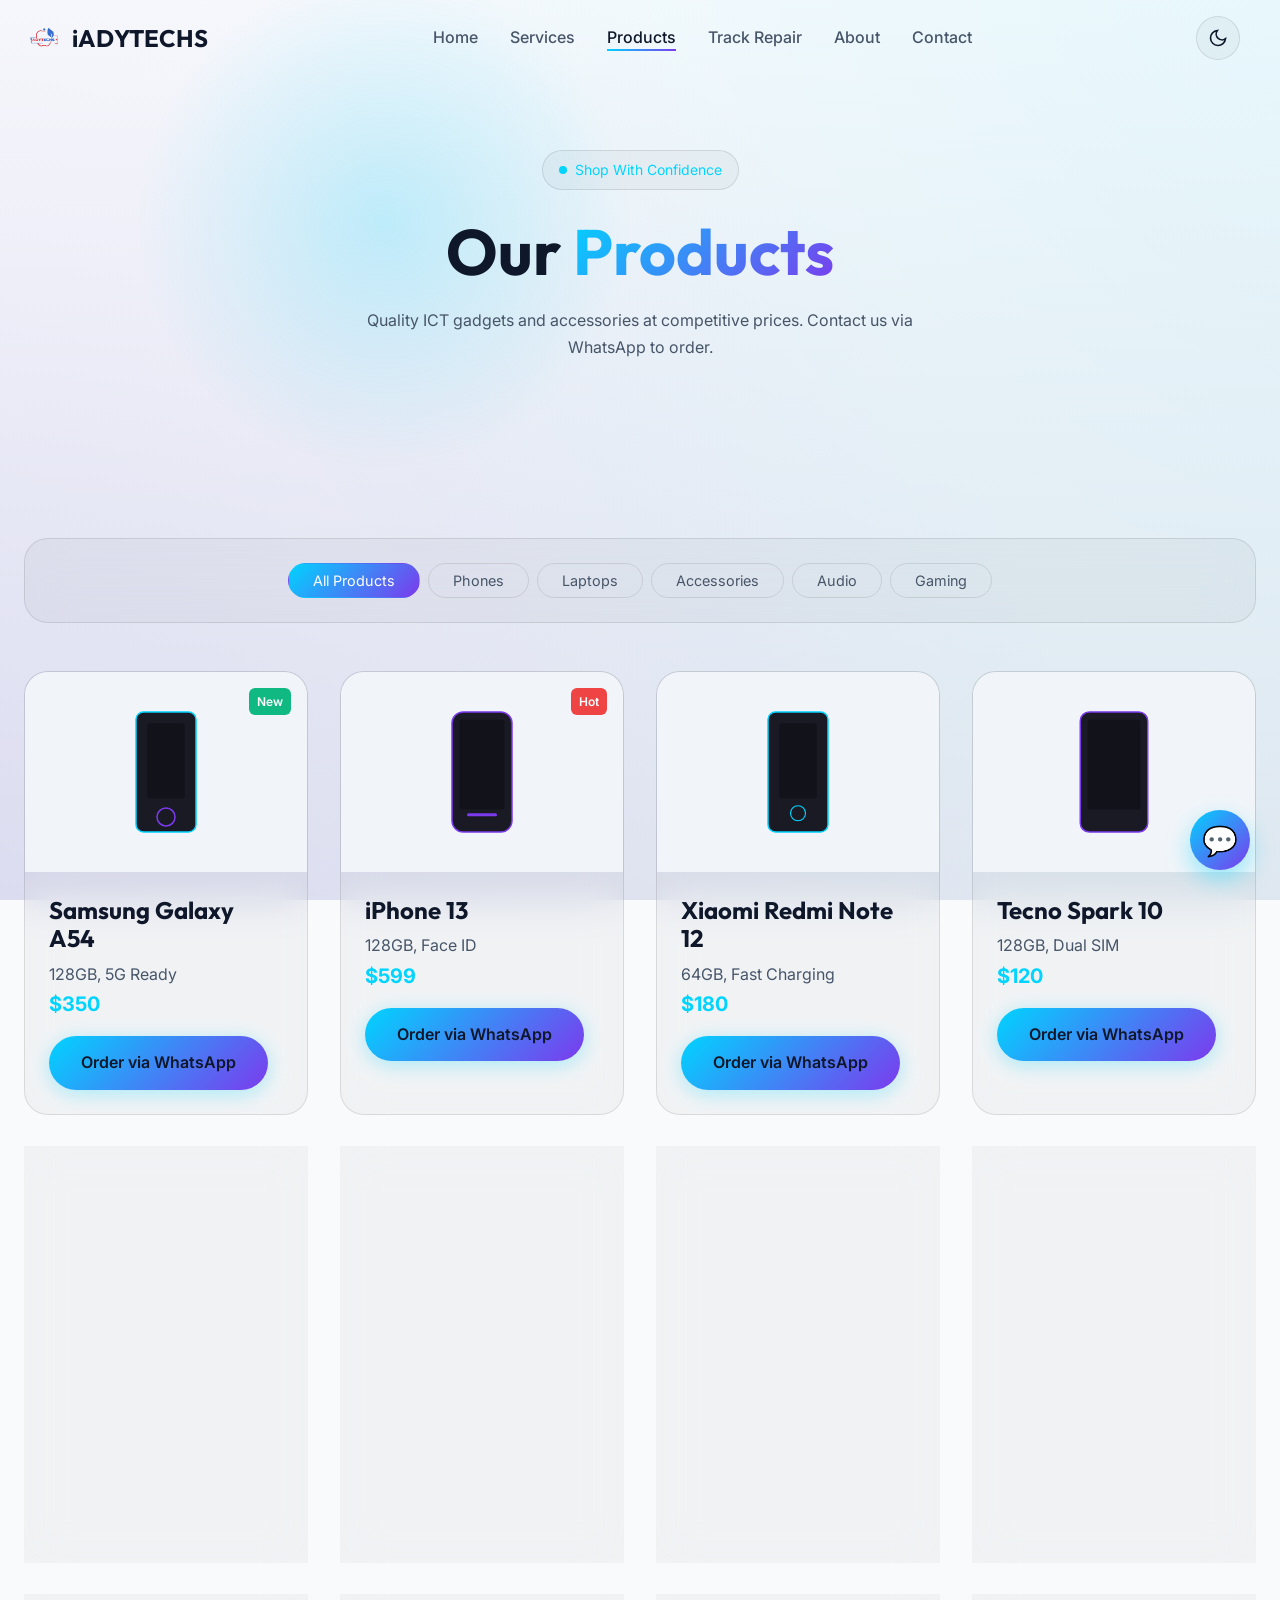
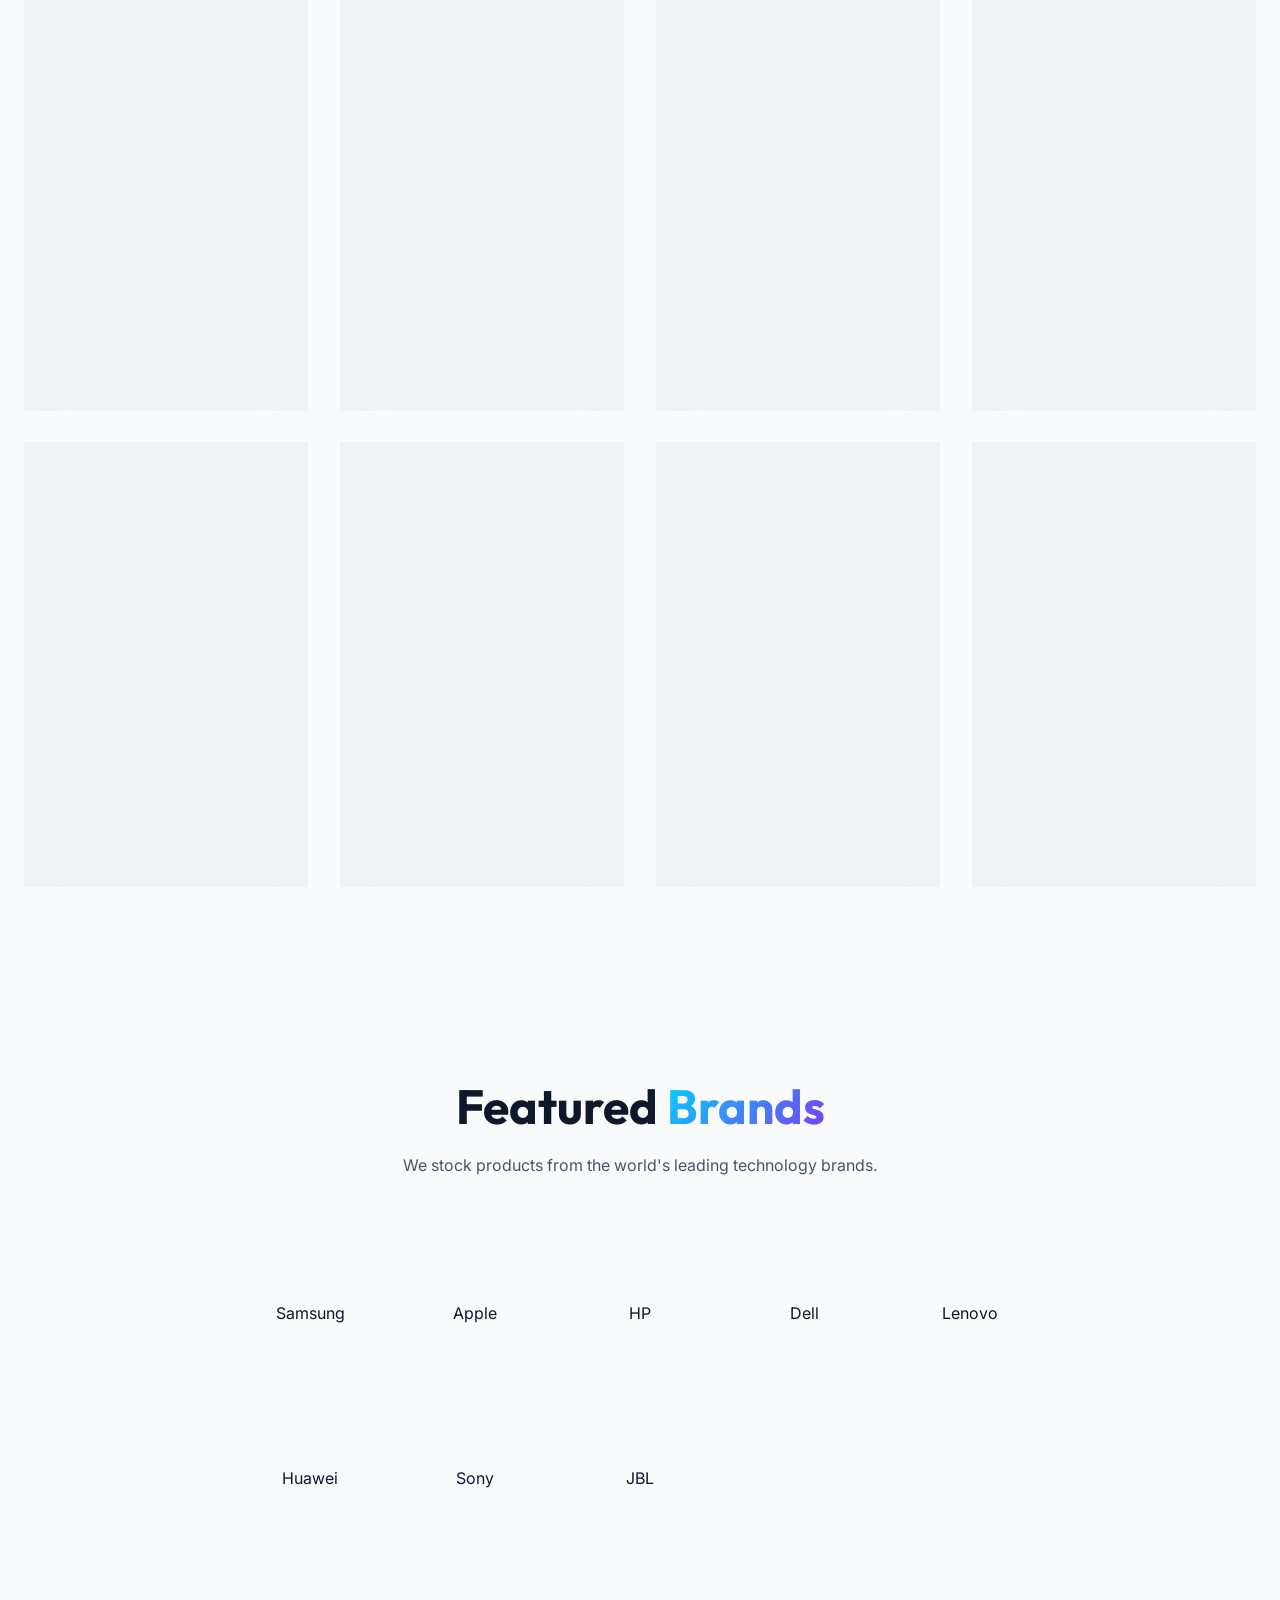
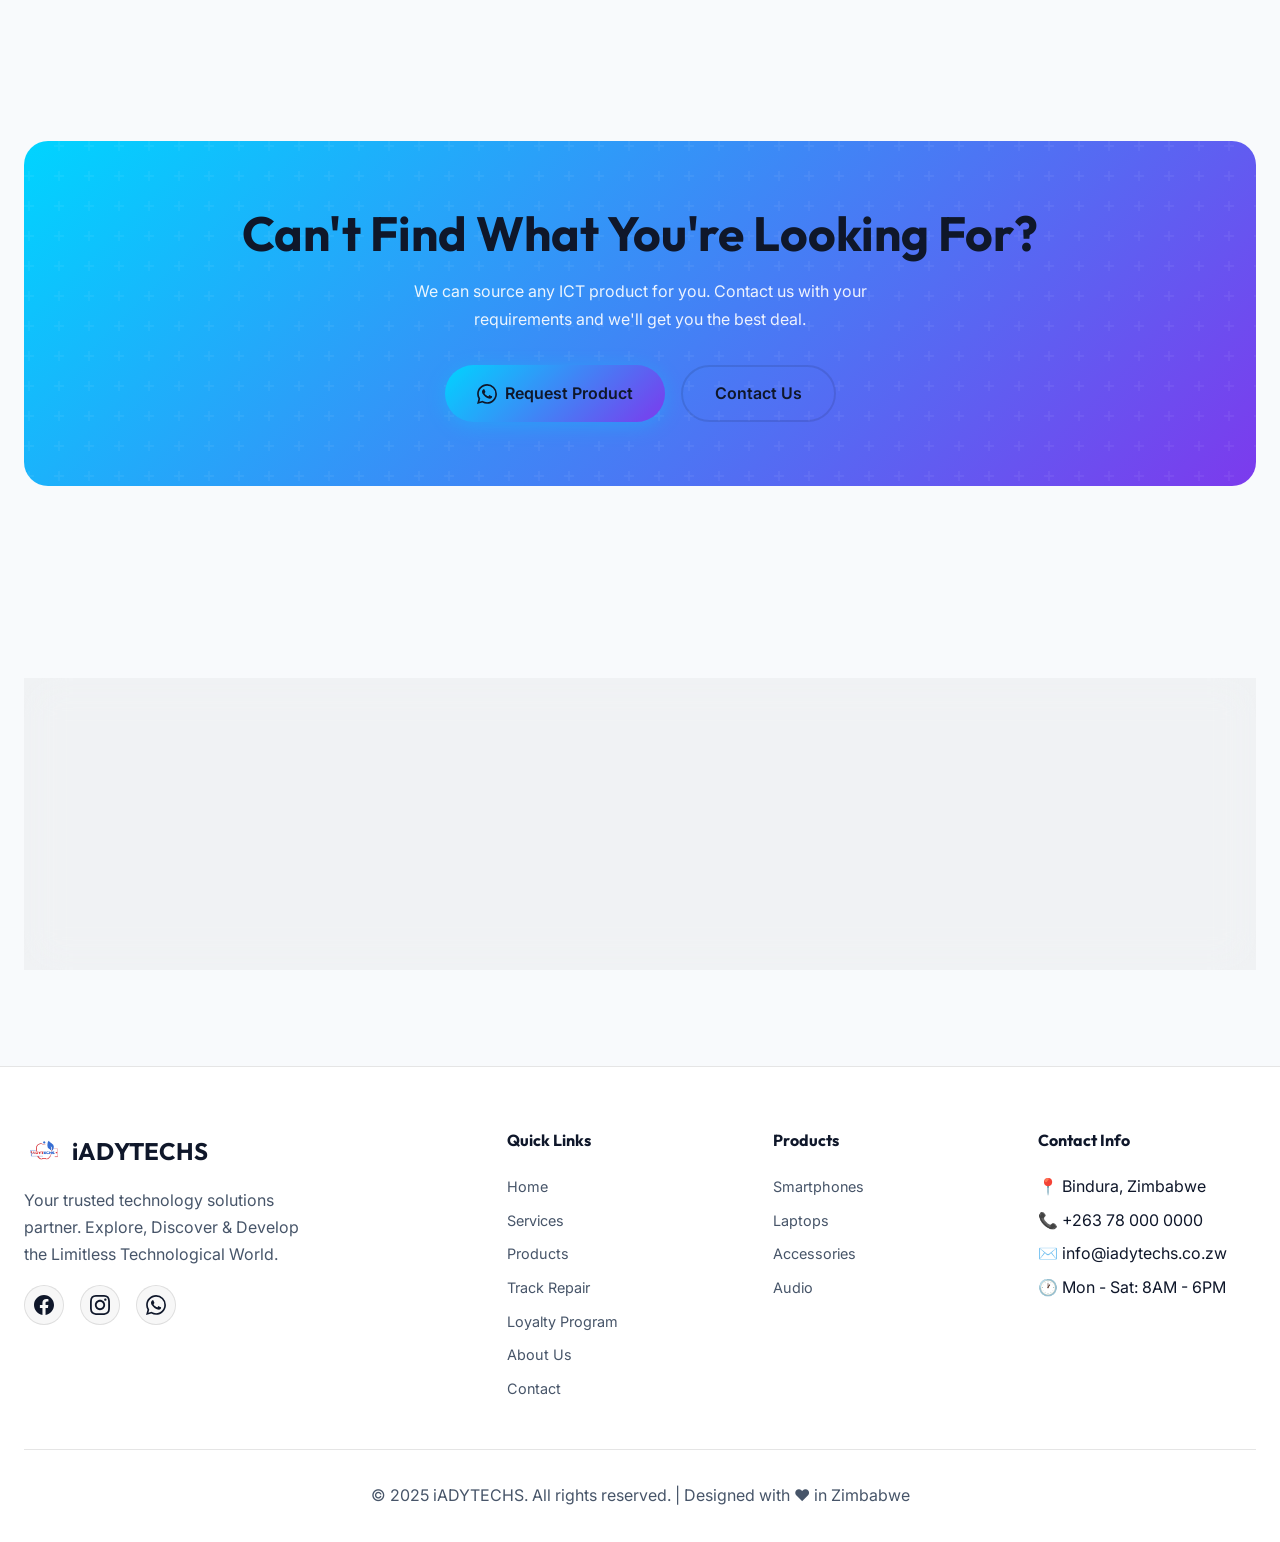
<file: products.html>
<!DOCTYPE html>
<html lang="en">

<head>
    <meta charset="UTF-8">
    <meta name="viewport" content="width=device-width, initial-scale=1.0">
    <meta name="description"
        content="iADYTECHS Products - Shop smartphones, laptops, tablets, accessories and more in Bindura, Zimbabwe.">
    <meta name="keywords" content="smartphones, laptops, tablets, accessories, Bindura, Zimbabwe, electronics">
    <meta name="author" content="iADYTECHS">

    <title>Products | iADYTECHS - Quality ICT Gadgets</title>

    <link rel="preconnect" href="https://fonts.googleapis.com">
    <link rel="preconnect" href="https://fonts.gstatic.com" crossorigin>
    <link
        href="https://fonts.googleapis.com/css2?family=Inter:wght@400;500;600;700&family=Outfit:wght@400;500;600;700;800&display=swap"
        rel="stylesheet">
    <link rel="stylesheet" href="styles.css">
    <link rel="icon" type="image/svg+xml"
        href="data:image/svg+xml,<svg xmlns='http://www.w3.org/2000/svg' viewBox='0 0 100 100'><rect fill='%2300d4ff' rx='15' width='100' height='100'/><text x='50' y='65' text-anchor='middle' font-size='50' font-weight='bold' fill='white'>iA</text></svg>">
</head>

<body>
    <div class="bg-gradient"></div>

    <nav class="navbar">
        <div class="container">
            <a href="index.html" class="logo">
                <img src="images/iadytechs_logo.png" alt="iADYTECHS Logo" class="logo-image">
                <span>iADYTECHS</span>
            </a>
            <ul class="nav-links">
                <li><a href="index.html">Home</a></li>
                <li><a href="services.html">Services</a></li>
                <li><a href="products.html" class="active">Products</a></li>
                <li><a href="repair-tracking.html">Track Repair</a></li>
                <li><a href="about.html">About</a></li>
                <li><a href="contact.html">Contact</a></li>
            </ul>

            <button class="theme-toggle" id="theme-toggle" aria-label="Toggle theme">
                <svg class="sun-icon" width="20" height="20" viewBox="0 0 24 24" fill="none" stroke="currentColor"
                    stroke-width="2">
                    <circle cx="12" cy="12" r="5" />
                    <path
                        d="M12 1v2M12 21v2M4.22 4.22l1.42 1.42M18.36 18.36l1.42 1.42M1 12h2M21 12h2M4.22 19.78l1.42-1.42M18.36 5.64l1.42-1.42" />
                </svg>
                <svg class="moon-icon" width="20" height="20" viewBox="0 0 24 24" fill="none" stroke="currentColor"
                    stroke-width="2">
                    <path d="M21 12.79A9 9 0 1 1 11.21 3 7 7 0 0 0 21 12.79z" />
                </svg>
            </button>
            <button class="mobile-menu-btn" aria-label="Toggle menu">
                <span></span><span></span><span></span>
            </button>
        </div>
    </nav>

    <section class="page-header">
        <div class="hero-glow"></div>
        <div class="container">
            <div class="page-header-content animate-on-scroll">
                <div class="hero-badge"><span>Shop With Confidence</span></div>
                <h1>Our <span class="text-gradient">Products</span></h1>
                <p>Quality ICT gadgets and accessories at competitive prices. Contact us via WhatsApp to order.</p>
            </div>
        </div>
    </section>

    <section class="section">
        <div class="container">
            <div class="filter-bar glass-card animate-on-scroll">
                <button class="filter-btn active" data-filter="all">All Products</button>
                <button class="filter-btn" data-filter="phones">Phones</button>
                <button class="filter-btn" data-filter="laptops">Laptops</button>
                <button class="filter-btn" data-filter="accessories">Accessories</button>
                <button class="filter-btn" data-filter="audio">Audio</button>
                <button class="filter-btn" data-filter="gaming">Gaming</button>
            </div>

            <div class="products-grid" id="products-grid">
                <!-- Phones -->
                <div class="product-card glass-card animate-on-scroll" data-category="phones">
                    <div class="product-image">
                        <div class="product-badge">New</div>
                        <svg viewBox="0 0 200 200" xmlns="http://www.w3.org/2000/svg">
                            <rect x="60" y="20" width="80" height="160" rx="10" fill="#1a1a25" stroke="#00d4ff"
                                stroke-width="2" />
                            <rect x="75" y="35" width="50" height="100" rx="3" fill="#12121a" />
                            <circle cx="100" cy="160" r="12" fill="none" stroke="#7c3aed" stroke-width="2" />
                        </svg>
                    </div>
                    <div class="product-content">
                        <h4>Samsung Galaxy A54</h4>
                        <p class="text-secondary">128GB, 5G Ready</p>
                        <div class="product-price">$350</div>
                        <a href="https://wa.me/263780000000?text=Hi!%20I'm%20interested%20in%20Samsung%20Galaxy%20A54"
                            class="btn btn-primary" target="_blank">Order via WhatsApp</a>
                    </div>
                </div>

                <div class="product-card glass-card animate-on-scroll" data-category="phones">
                    <div class="product-image">
                        <div class="product-badge hot">Hot</div>
                        <svg viewBox="0 0 200 200" xmlns="http://www.w3.org/2000/svg">
                            <rect x="60" y="20" width="80" height="160" rx="15" fill="#1a1a25" stroke="#7c3aed"
                                stroke-width="2" />
                            <rect x="70" y="30" width="60" height="120" rx="3" fill="#12121a" />
                            <rect x="80" y="155" width="40" height="4" rx="2" fill="#7c3aed" />
                        </svg>
                    </div>
                    <div class="product-content">
                        <h4>iPhone 13</h4>
                        <p class="text-secondary">128GB, Face ID</p>
                        <div class="product-price">$599</div>
                        <a href="https://wa.me/263780000000?text=Hi!%20I'm%20interested%20in%20iPhone%2013"
                            class="btn btn-primary" target="_blank">Order via WhatsApp</a>
                    </div>
                </div>

                <div class="product-card glass-card animate-on-scroll" data-category="phones">
                    <div class="product-image">
                        <svg viewBox="0 0 200 200" xmlns="http://www.w3.org/2000/svg">
                            <rect x="60" y="20" width="80" height="160" rx="10" fill="#1a1a25" stroke="#00d4ff"
                                stroke-width="2" />
                            <rect x="75" y="35" width="50" height="100" rx="3" fill="#12121a" />
                            <circle cx="100" cy="155" r="10" fill="none" stroke="#00d4ff" stroke-width="1.5" />
                        </svg>
                    </div>
                    <div class="product-content">
                        <h4>Xiaomi Redmi Note 12</h4>
                        <p class="text-secondary">64GB, Fast Charging</p>
                        <div class="product-price">$180</div>
                        <a href="https://wa.me/263780000000?text=Hi!%20I'm%20interested%20in%20Xiaomi%20Redmi%20Note%2012"
                            class="btn btn-primary" target="_blank">Order via WhatsApp</a>
                    </div>
                </div>

                <div class="product-card glass-card animate-on-scroll" data-category="phones">
                    <div class="product-image">
                        <svg viewBox="0 0 200 200" xmlns="http://www.w3.org/2000/svg">
                            <rect x="55" y="20" width="90" height="160" rx="12" fill="#1a1a25" stroke="#7c3aed"
                                stroke-width="2" />
                            <rect x="65" y="30" width="70" height="120" rx="3" fill="#12121a" />
                        </svg>
                    </div>
                    <div class="product-content">
                        <h4>Tecno Spark 10</h4>
                        <p class="text-secondary">128GB, Dual SIM</p>
                        <div class="product-price">$120</div>
                        <a href="https://wa.me/263780000000?text=Hi!%20I'm%20interested%20in%20Tecno%20Spark%2010"
                            class="btn btn-primary" target="_blank">Order via WhatsApp</a>
                    </div>
                </div>

                <!-- Laptops -->
                <div class="product-card glass-card animate-on-scroll" data-category="laptops">
                    <div class="product-image">
                        <div class="product-badge">Popular</div>
                        <svg viewBox="0 0 200 200" xmlns="http://www.w3.org/2000/svg">
                            <rect x="20" y="40" width="160" height="100" rx="8" fill="#1a1a25" stroke="#7c3aed"
                                stroke-width="2" />
                            <rect x="30" y="50" width="140" height="80" rx="3" fill="#12121a" />
                            <rect x="70" y="145" width="60" height="8" rx="4" fill="#1a1a25" stroke="#00d4ff"
                                stroke-width="1" />
                            <rect x="60" y="155" width="80" height="5" rx="2" fill="#1a1a25" />
                        </svg>
                    </div>
                    <div class="product-content">
                        <h4>HP Pavilion 15</h4>
                        <p class="text-secondary">i5, 8GB RAM, 256GB SSD</p>
                        <div class="product-price">$450</div>
                        <a href="https://wa.me/263780000000?text=Hi!%20I'm%20interested%20in%20HP%20Pavilion%2015"
                            class="btn btn-primary" target="_blank">Order via WhatsApp</a>
                    </div>
                </div>

                <div class="product-card glass-card animate-on-scroll" data-category="laptops">
                    <div class="product-image">
                        <svg viewBox="0 0 200 200" xmlns="http://www.w3.org/2000/svg">
                            <rect x="20" y="40" width="160" height="100" rx="5" fill="#1a1a25" stroke="#00d4ff"
                                stroke-width="2" />
                            <rect x="30" y="50" width="140" height="80" rx="3" fill="#12121a" />
                            <rect x="50" y="145" width="100" height="10" rx="5" fill="#1a1a25" stroke="#7c3aed"
                                stroke-width="1" />
                        </svg>
                    </div>
                    <div class="product-content">
                        <h4>Dell Inspiron 14</h4>
                        <p class="text-secondary">i3, 4GB RAM, 1TB HDD</p>
                        <div class="product-price">$350</div>
                        <a href="https://wa.me/263780000000?text=Hi!%20I'm%20interested%20in%20Dell%20Inspiron%2014"
                            class="btn btn-primary" target="_blank">Order via WhatsApp</a>
                    </div>
                </div>

                <div class="product-card glass-card animate-on-scroll" data-category="laptops">
                    <div class="product-image">
                        <div class="product-badge hot">Hot</div>
                        <svg viewBox="0 0 200 200" xmlns="http://www.w3.org/2000/svg">
                            <rect x="20" y="35" width="160" height="105" rx="3" fill="#1a1a25" stroke="#00d4ff"
                                stroke-width="2" />
                            <rect x="30" y="45" width="140" height="85" rx="2" fill="#12121a" />
                            <rect x="60" y="145" width="80" height="6" rx="3" fill="#1a1a25" />
                            <rect x="50" y="153" width="100" height="8" rx="4" fill="#1a1a25" stroke="#7c3aed"
                                stroke-width="1" />
                        </svg>
                    </div>
                    <div class="product-content">
                        <h4>MacBook Air M1</h4>
                        <p class="text-secondary">8GB RAM, 256GB SSD</p>
                        <div class="product-price">$899</div>
                        <a href="https://wa.me/263780000000?text=Hi!%20I'm%20interested%20in%20MacBook%20Air%20M1"
                            class="btn btn-primary" target="_blank">Order via WhatsApp</a>
                    </div>
                </div>

                <!-- Gaming -->
                <div class="product-card glass-card animate-on-scroll" data-category="gaming">
                    <div class="product-image">
                        <div class="product-badge">New</div>
                        <svg viewBox="0 0 200 200" xmlns="http://www.w3.org/2000/svg">
                            <rect x="30" y="60" width="140" height="80" rx="10" fill="#1a1a25" stroke="#7c3aed"
                                stroke-width="2" />
                            <circle cx="50" cy="100" r="15" fill="#12121a" stroke="#00d4ff" stroke-width="2" />
                            <rect x="42" y="92" width="16" height="16" fill="#00d4ff" />
                            <circle cx="150" cy="90" r="5" fill="#ec4899" />
                            <circle cx="165" cy="100" r="5" fill="#ec4899" />
                            <circle cx="150" cy="110" r="5" fill="#ec4899" />
                            <circle cx="135" cy="100" r="5" fill="#ec4899" />
                        </svg>
                    </div>
                    <div class="product-content">
                        <h4>PlayStation 5</h4>
                        <p class="text-secondary">825GB SSD, 4K 120Hz</p>
                        <div class="product-price">$650</div>
                        <a href="https://wa.me/263780000000?text=Hi!%20I'm%20interested%20in%20PlayStation%205"
                            class="btn btn-primary" target="_blank">Order via WhatsApp</a>
                    </div>
                </div>

                <div class="product-card glass-card animate-on-scroll" data-category="gaming">
                    <div class="product-image">
                        <svg viewBox="0 0 200 200" xmlns="http://www.w3.org/2000/svg">
                            <rect x="50" y="40" width="100" height="120" rx="5" fill="#1a1a25" stroke="#00d4ff"
                                stroke-width="2" />
                            <circle cx="100" cy="70" r="15" fill="#12121a" />
                            <rect x="60" y="100" width="80" height="40" fill="#12121a" />
                        </svg>
                    </div>
                    <div class="product-content">
                        <h4>Xbox Series X</h4>
                        <p class="text-secondary">1TB SSD, True 4K Gaming</p>
                        <div class="product-price">$600</div>
                        <a href="https://wa.me/263780000000?text=Hi!%20I'm%20interested%20in%20Xbox%20Series%20X"
                            class="btn btn-primary" target="_blank">Order via WhatsApp</a>
                    </div>
                </div>

                <!-- Accessories -->
                <div class="product-card glass-card animate-on-scroll" data-category="accessories">
                    <div class="product-image">
                        <svg viewBox="0 0 200 200" xmlns="http://www.w3.org/2000/svg">
                            <rect x="50" y="60" width="100" height="80" rx="5" fill="#1a1a25" stroke="#00d4ff"
                                stroke-width="2" />
                            <rect x="70" y="80" width="60" height="40" rx="3" fill="#12121a" />
                            <circle cx="100" cy="160" r="15" fill="none" stroke="#7c3aed" stroke-width="2" />
                        </svg>
                    </div>
                    <div class="product-content">
                        <h4>Power Banks</h4>
                        <p class="text-secondary">10000mAh - 20000mAh</p>
                        <div class="product-price">From $15</div>
                        <a href="https://wa.me/263780000000?text=Hi!%20I'm%20interested%20in%20Power%20Banks"
                            class="btn btn-primary" target="_blank">Order via WhatsApp</a>
                    </div>
                </div>

                <div class="product-card glass-card animate-on-scroll" data-category="accessories">
                    <div class="product-image">
                        <svg viewBox="0 0 200 200" xmlns="http://www.w3.org/2000/svg">
                            <path d="M100 40 L100 100" stroke="#00d4ff" stroke-width="3" />
                            <circle cx="100" cy="130" r="40" fill="none" stroke="#7c3aed" stroke-width="3" />
                            <circle cx="100" cy="130" r="25" fill="rgba(124,58,237,0.2)" />
                        </svg>
                    </div>
                    <div class="product-content">
                        <h4>USB-C Cables</h4>
                        <p class="text-secondary">Fast Charging, Durable</p>
                        <div class="product-price">From $3</div>
                        <a href="https://wa.me/263780000000?text=Hi!%20I'm%20interested%20in%20USB-C%20Cables"
                            class="btn btn-primary" target="_blank">Order via WhatsApp</a>
                    </div>
                </div>

                <div class="product-card glass-card animate-on-scroll" data-category="accessories">
                    <div class="product-image">
                        <svg viewBox="0 0 200 200" xmlns="http://www.w3.org/2000/svg">
                            <rect x="60" y="50" width="80" height="100" rx="10" fill="#1a1a25" stroke="#00d4ff"
                                stroke-width="2" />
                            <rect x="75" y="65" width="50" height="70" rx="5" fill="rgba(0,212,255,0.1)" />
                        </svg>
                    </div>
                    <div class="product-content">
                        <h4>Phone Cases</h4>
                        <p class="text-secondary">Various models available</p>
                        <div class="product-price">From $5</div>
                        <a href="https://wa.me/263780000000?text=Hi!%20I'm%20interested%20in%20Phone%20Cases"
                            class="btn btn-primary" target="_blank">Order via WhatsApp</a>
                    </div>
                </div>

                <div class="product-card glass-card animate-on-scroll" data-category="accessories">
                    <div class="product-image">
                        <svg viewBox="0 0 200 200" xmlns="http://www.w3.org/2000/svg">
                            <rect x="40" y="80" width="120" height="60" rx="5" fill="#1a1a25" stroke="#7c3aed"
                                stroke-width="2" />
                            <rect x="55" y="95" width="25" height="30" rx="3" fill="#12121a" />
                            <rect x="90" y="95" width="25" height="30" rx="3" fill="#12121a" />
                            <rect x="125" y="95" width="25" height="30" rx="3" fill="#12121a" />
                        </svg>
                    </div>
                    <div class="product-content">
                        <h4>Wall Chargers</h4>
                        <p class="text-secondary">Fast Charging Adapters</p>
                        <div class="product-price">From $8</div>
                        <a href="https://wa.me/263780000000?text=Hi!%20I'm%20interested%20in%20Wall%20Chargers"
                            class="btn btn-primary" target="_blank">Order via WhatsApp</a>
                    </div>
                </div>

                <!-- Audio -->
                <div class="product-card glass-card animate-on-scroll" data-category="audio">
                    <div class="product-image">
                        <div class="product-badge">Popular</div>
                        <svg viewBox="0 0 200 200" xmlns="http://www.w3.org/2000/svg">
                            <ellipse cx="70" cy="140" rx="35" ry="40" fill="none" stroke="#00d4ff" stroke-width="2" />
                            <ellipse cx="130" cy="140" rx="35" ry="40" fill="none" stroke="#00d4ff" stroke-width="2" />
                            <path d="M35 140 L35 60 Q35 40 55 40 L145 40 Q165 40 165 60 L165 140" fill="none"
                                stroke="#7c3aed" stroke-width="3" />
                        </svg>
                    </div>
                    <div class="product-content">
                        <h4>Wireless Headphones</h4>
                        <p class="text-secondary">Bluetooth 5.0, ANC</p>
                        <div class="product-price">From $25</div>
                        <a href="https://wa.me/263780000000?text=Hi!%20I'm%20interested%20in%20Wireless%20Headphones"
                            class="btn btn-primary" target="_blank">Order via WhatsApp</a>
                    </div>
                </div>

                <div class="product-card glass-card animate-on-scroll" data-category="audio">
                    <div class="product-image">
                        <svg viewBox="0 0 200 200" xmlns="http://www.w3.org/2000/svg">
                            <rect x="60" y="60" width="80" height="80" rx="15" fill="#1a1a25" stroke="#00d4ff"
                                stroke-width="2" />
                            <circle cx="80" cy="120" r="12" fill="rgba(0,212,255,0.3)" />
                            <circle cx="120" cy="120" r="12" fill="rgba(0,212,255,0.3)" />
                        </svg>
                    </div>
                    <div class="product-content">
                        <h4>TWS Earbuds</h4>
                        <p class="text-secondary">Touch Control, Long Battery</p>
                        <div class="product-price">From $15</div>
                        <a href="https://wa.me/263780000000?text=Hi!%20I'm%20interested%20in%20TWS%20Earbuds"
                            class="btn btn-primary" target="_blank">Order via WhatsApp</a>
                    </div>
                </div>

                <div class="product-card glass-card animate-on-scroll" data-category="audio">
                    <div class="product-image">
                        <svg viewBox="0 0 200 200" xmlns="http://www.w3.org/2000/svg">
                            <rect x="60" y="40" width="80" height="120" rx="20" fill="#1a1a25" stroke="#7c3aed"
                                stroke-width="2" />
                            <circle cx="100" cy="90" r="30" fill="none" stroke="#00d4ff" stroke-width="2" />
                            <circle cx="100" cy="90" r="15" fill="rgba(0,212,255,0.2)" />
                            <rect x="80" y="130" width="40" height="15" rx="5" fill="#12121a" />
                        </svg>
                    </div>
                    <div class="product-content">
                        <h4>Bluetooth Speakers</h4>
                        <p class="text-secondary">Portable, Waterproof</p>
                        <div class="product-price">From $20</div>
                        <a href="https://wa.me/263780000000?text=Hi!%20I'm%20interested%20in%20Bluetooth%20Speakers"
                            class="btn btn-primary" target="_blank">Order via WhatsApp</a>
                    </div>
                </div>
            </div>
        </div>
        </div>
    </section>

    <!-- Featured Brands Section -->
    <section class="section brands-section">
        <div class="container">
            <div class="section-header animate-on-scroll">
                <h2>Featured <span class="text-gradient">Brands</span></h2>
                <p>We stock products from the world's leading technology brands.</p>
            </div>
            <div class="brands-grid animate-on-scroll">
                <div class="brand-item">Samsung</div>
                <div class="brand-item">Apple</div>
                <div class="brand-item">HP</div>
                <div class="brand-item">Dell</div>
                <div class="brand-item">Lenovo</div>
                <div class="brand-item">Huawei</div>
                <div class="brand-item">Sony</div>
                <div class="brand-item">JBL</div>
            </div>
        </div>
    </section>

    <section class="section">
        <div class="container">
            <div class="cta-section animate-on-scroll">
                <h2>Can't Find What You're Looking For?</h2>
                <p>We can source any ICT product for you. Contact us with your requirements and we'll get you the best
                    deal.</p>
                <div style="display: flex; gap: 1rem; justify-content: center; flex-wrap: wrap;">
                    <a href="https://wa.me/263780000000?text=Hi!%20I'm%20looking%20for%20a%20specific%20product"
                        class="btn btn-primary" target="_blank">
                        <svg width="20" height="20" viewBox="0 0 24 24" fill="currentColor">
                            <path
                                d="M17.472 14.382c-.297-.149-1.758-.867-2.03-.967-.273-.099-.471-.148-.67.15-.197.297-.767.966-.94 1.164-.173.199-.347.223-.644.075-.297-.15-1.255-.463-2.39-1.475-.883-.788-1.48-1.761-1.653-2.059-.173-.297-.018-.458.13-.606.134-.133.298-.347.446-.52.149-.174.198-.298.298-.497.099-.198.05-.371-.025-.52-.075-.149-.669-1.612-.916-2.207-.242-.579-.487-.5-.669-.51-.173-.008-.371-.01-.57-.01-.198 0-.52.074-.792.372-.272.297-1.04 1.016-1.04 2.479 0 1.462 1.065 2.875 1.213 3.074.149.198 2.096 3.2 5.077 4.487.709.306 1.262.489 1.694.625.712.227 1.36.195 1.871.118.571-.085 1.758-.719 2.006-1.413.248-.694.248-1.289.173-1.413-.074-.124-.272-.198-.57-.347m-5.421 7.403h-.004a9.87 9.87 0 01-5.031-1.378l-.361-.214-3.741.982.998-3.648-.235-.374a9.86 9.86 0 01-1.51-5.26c.001-5.45 4.436-9.884 9.888-9.884 2.64 0 5.122 1.03 6.988 2.898a9.825 9.825 0 012.893 6.994c-.003 5.45-4.437 9.884-9.885 9.884m8.413-18.297A11.815 11.815 0 0012.05 0C5.495 0 .16 5.335.157 11.892c0 2.096.547 4.142 1.588 5.945L.057 24l6.305-1.654a11.882 11.882 0 005.683 1.448h.005c6.554 0 11.89-5.335 11.893-11.893a11.821 11.821 0 00-3.48-8.413z" />
                        </svg>
                        Request Product
                    </a>
                    <a href="contact.html" class="btn btn-secondary">Contact Us</a>
                </div>
            </div>
        </div>
    </section>

    <!-- Newsletter Section -->
    <section class="section newsletter-section">
        <div class="container">
            <div class="newsletter-wrapper glass-card animate-on-scroll">
                <div class="newsletter-content">
                    <div class="newsletter-icon">📧</div>
                    <h3>Stay Updated!</h3>
                    <p>Subscribe to our newsletter for exclusive deals, tech tips, and new product announcements.</p>
                </div>
                <form class="newsletter-form" id="newsletter-form">
                    <div class="newsletter-input-group">
                        <input type="email" placeholder="Enter your email address" required>
                        <button type="submit" class="btn btn-primary">
                            <svg width="18" height="18" viewBox="0 0 24 24" fill="none" stroke="currentColor"
                                stroke-width="2">
                                <path d="M22 2L11 13M22 2l-7 20-4-9-9-4 20-7z" />
                            </svg>
                            Subscribe
                        </button>
                    </div>
                    <p class="newsletter-note">🔒 We respect your privacy. Unsubscribe anytime.</p>
                </form>
            </div>
        </div>
    </section>

    <footer class="footer">
        <div class="container">
            <div class="footer-grid">
                <div class="footer-brand">
                    <a href="index.html" class="logo">
                        <img src="images/iadytechs_logo.png" alt="iADYTECHS Logo" class="logo-image">
                        <span>iADYTECHS</span>
                    </a>
                    <p>Your trusted technology solutions partner. Explore, Discover & Develop the Limitless
                        Technological World.</p>
                    <div class="footer-social">
                        <a href="#" aria-label="Facebook"><svg width="20" height="20" viewBox="0 0 24 24"
                                fill="currentColor">
                                <path
                                    d="M24 12.073c0-6.627-5.373-12-12-12s-12 5.373-12 12c0 5.99 4.388 10.954 10.125 11.854v-8.385H7.078v-3.47h3.047V9.43c0-3.007 1.792-4.669 4.533-4.669 1.312 0 2.686.235 2.686.235v2.953H15.83c-1.491 0-1.956.925-1.956 1.874v2.25h3.328l-.532 3.47h-2.796v8.385C19.612 23.027 24 18.062 24 12.073z" />
                            </svg></a>
                        <a href="#" aria-label="Instagram"><svg width="20" height="20" viewBox="0 0 24 24"
                                fill="currentColor">
                                <path
                                    d="M12 2.163c3.204 0 3.584.012 4.85.07 3.252.148 4.771 1.691 4.919 4.919.058 1.265.069 1.645.069 4.849 0 3.205-.012 3.584-.069 4.849-.149 3.225-1.664 4.771-4.919 4.919-1.266.058-1.644.07-4.85.07-3.204 0-3.584-.012-4.849-.07-3.26-.149-4.771-1.699-4.919-4.92-.058-1.265-.07-1.644-.07-4.849 0-3.204.013-3.583.07-4.849.149-3.227 1.664-4.771 4.919-4.919 1.266-.057 1.645-.069 4.849-.069zm0-2.163c-3.259 0-3.667.014-4.947.072-4.358.2-6.78 2.618-6.98 6.98-.059 1.281-.073 1.689-.073 4.948 0 3.259.014 3.668.072 4.948.2 4.358 2.618 6.78 6.98 6.98 1.281.058 1.689.072 4.948.072 3.259 0 3.668-.014 4.948-.072 4.354-.2 6.782-2.618 6.979-6.98.059-1.28.073-1.689.073-4.948 0-3.259-.014-3.667-.072-4.947-.196-4.354-2.617-6.78-6.979-6.98-1.281-.059-1.69-.073-4.949-.073zm0 5.838c-3.403 0-6.162 2.759-6.162 6.162s2.759 6.163 6.162 6.163 6.162-2.759 6.162-6.163c0-3.403-2.759-6.162-6.162-6.162zm0 10.162c-2.209 0-4-1.79-4-4 0-2.209 1.791-4 4-4s4 1.791 4 4c0 2.21-1.791 4-4 4zm6.406-11.845c-.796 0-1.441.645-1.441 1.44s.645 1.44 1.441 1.44c.795 0 1.439-.645 1.439-1.44s-.644-1.44-1.439-1.44z" />
                            </svg></a>
                        <a href="https://wa.me/263780000000" aria-label="WhatsApp" target="_blank"><svg width="20"
                                height="20" viewBox="0 0 24 24" fill="currentColor">
                                <path
                                    d="M17.472 14.382c-.297-.149-1.758-.867-2.03-.967-.273-.099-.471-.148-.67.15-.197.297-.767.966-.94 1.164-.173.199-.347.223-.644.075-.297-.15-1.255-.463-2.39-1.475-.883-.788-1.48-1.761-1.653-2.059-.173-.297-.018-.458.13-.606.134-.133.298-.347.446-.52.149-.174.198-.298.298-.497.099-.198.05-.371-.025-.52-.075-.149-.669-1.612-.916-2.207-.242-.579-.487-.5-.669-.51-.173-.008-.371-.01-.57-.01-.198 0-.52.074-.792.372-.272.297-1.04 1.016-1.04 2.479 0 1.462 1.065 2.875 1.213 3.074.149.198 2.096 3.2 5.077 4.487.709.306 1.262.489 1.694.625.712.227 1.36.195 1.871.118.571-.085 1.758-.719 2.006-1.413.248-.694.248-1.289.173-1.413-.074-.124-.272-.198-.57-.347m-5.421 7.403h-.004a9.87 9.87 0 01-5.031-1.378l-.361-.214-3.741.982.998-3.648-.235-.374a9.86 9.86 0 01-1.51-5.26c.001-5.45 4.436-9.884 9.888-9.884 2.64 0 5.122 1.03 6.988 2.898a9.825 9.825 0 012.893 6.994c-.003 5.45-4.437 9.884-9.885 9.884m8.413-18.297A11.815 11.815 0 0012.05 0C5.495 0 .16 5.335.157 11.892c0 2.096.547 4.142 1.588 5.945L.057 24l6.305-1.654a11.882 11.882 0 005.683 1.448h.005c6.554 0 11.89-5.335 11.893-11.893a11.821 11.821 0 00-3.48-8.413z" />
                            </svg></a>
                    </div>
                </div>
                <div class="footer-column">
                    <h4>Quick Links</h4>
                    <ul>
                        <li><a href="index.html">Home</a></li>
                        <li><a href="services.html">Services</a></li>
                        <li><a href="products.html">Products</a></li>
                        <li><a href="repair-tracking.html">Track Repair</a></li>
                        <li><a href="loyalty.html">Loyalty Program</a></li>
                        <li><a href="about.html">About Us</a></li>
                        <li><a href="contact.html">Contact</a></li>
                    </ul>
                </div>
                <div class="footer-column">
                    <h4>Products</h4>
                    <ul>
                        <li><a href="#" data-filter="phones">Smartphones</a></li>
                        <li><a href="#" data-filter="laptops">Laptops</a></li>
                        <li><a href="#" data-filter="accessories">Accessories</a></li>
                        <li><a href="#" data-filter="audio">Audio</a></li>
                    </ul>
                </div>
                <div class="footer-column">
                    <h4>Contact Info</h4>
                    <ul>
                        <li>📍 Bindura, Zimbabwe</li>
                        <li>📞 +263 78 000 0000</li>
                        <li>✉️ info@iadytechs.co.zw</li>
                        <li>🕐 Mon - Sat: 8AM - 6PM</li>
                    </ul>
                </div>
            </div>
            <div class="footer-bottom">
                <p>&copy; 2025 iADYTECHS. All rights reserved. | Designed with ❤️ in Zimbabwe</p>
            </div>
        </div>
    </footer>

    <a href="https://wa.me/263780000000" class="whatsapp-float" target="_blank" aria-label="Chat on WhatsApp">
        <svg viewBox="0 0 24 24" fill="currentColor">
            <path
                d="M17.472 14.382c-.297-.149-1.758-.867-2.03-.967-.273-.099-.471-.148-.67.15-.197.297-.767.966-.94 1.164-.173.199-.347.223-.644.075-.297-.15-1.255-.463-2.39-1.475-.883-.788-1.48-1.761-1.653-2.059-.173-.297-.018-.458.13-.606.134-.133.298-.347.446-.52.149-.174.198-.298.298-.497.099-.198.05-.371-.025-.52-.075-.149-.669-1.612-.916-2.207-.242-.579-.487-.5-.669-.51-.173-.008-.371-.01-.57-.01-.198 0-.52.074-.792.372-.272.297-1.04 1.016-1.04 2.479 0 1.462 1.065 2.875 1.213 3.074.149.198 2.096 3.2 5.077 4.487.709.306 1.262.489 1.694.625.712.227 1.36.195 1.871.118.571-.085 1.758-.719 2.006-1.413.248-.694.248-1.289.173-1.413-.074-.124-.272-.198-.57-.347m-5.421 7.403h-.004a9.87 9.87 0 01-5.031-1.378l-.361-.214-3.741.982.998-3.648-.235-.374a9.86 9.86 0 01-1.51-5.26c.001-5.45 4.436-9.884 9.888-9.884 2.64 0 5.122 1.03 6.988 2.898a9.825 9.825 0 012.893 6.994c-.003 5.45-4.437 9.884-9.885 9.884m8.413-18.297A11.815 11.815 0 0012.05 0C5.495 0 .16 5.335.157 11.892c0 2.096.547 4.142 1.588 5.945L.057 24l6.305-1.654a11.882 11.882 0 005.683 1.448h.005c6.554 0 11.89-5.335 11.893-11.893a11.821 11.821 0 00-3.48-8.413z" />
        </svg>
    </a>

    <button class="back-to-top" aria-label="Back to top">
        <svg width="24" height="24" viewBox="0 0 24 24" fill="none" stroke="currentColor" stroke-width="2">
            <path d="M18 15l-6-6-6 6" />
        </svg>
    </button>

    <script src="script.js"></script>
</body>

</html>
</file>
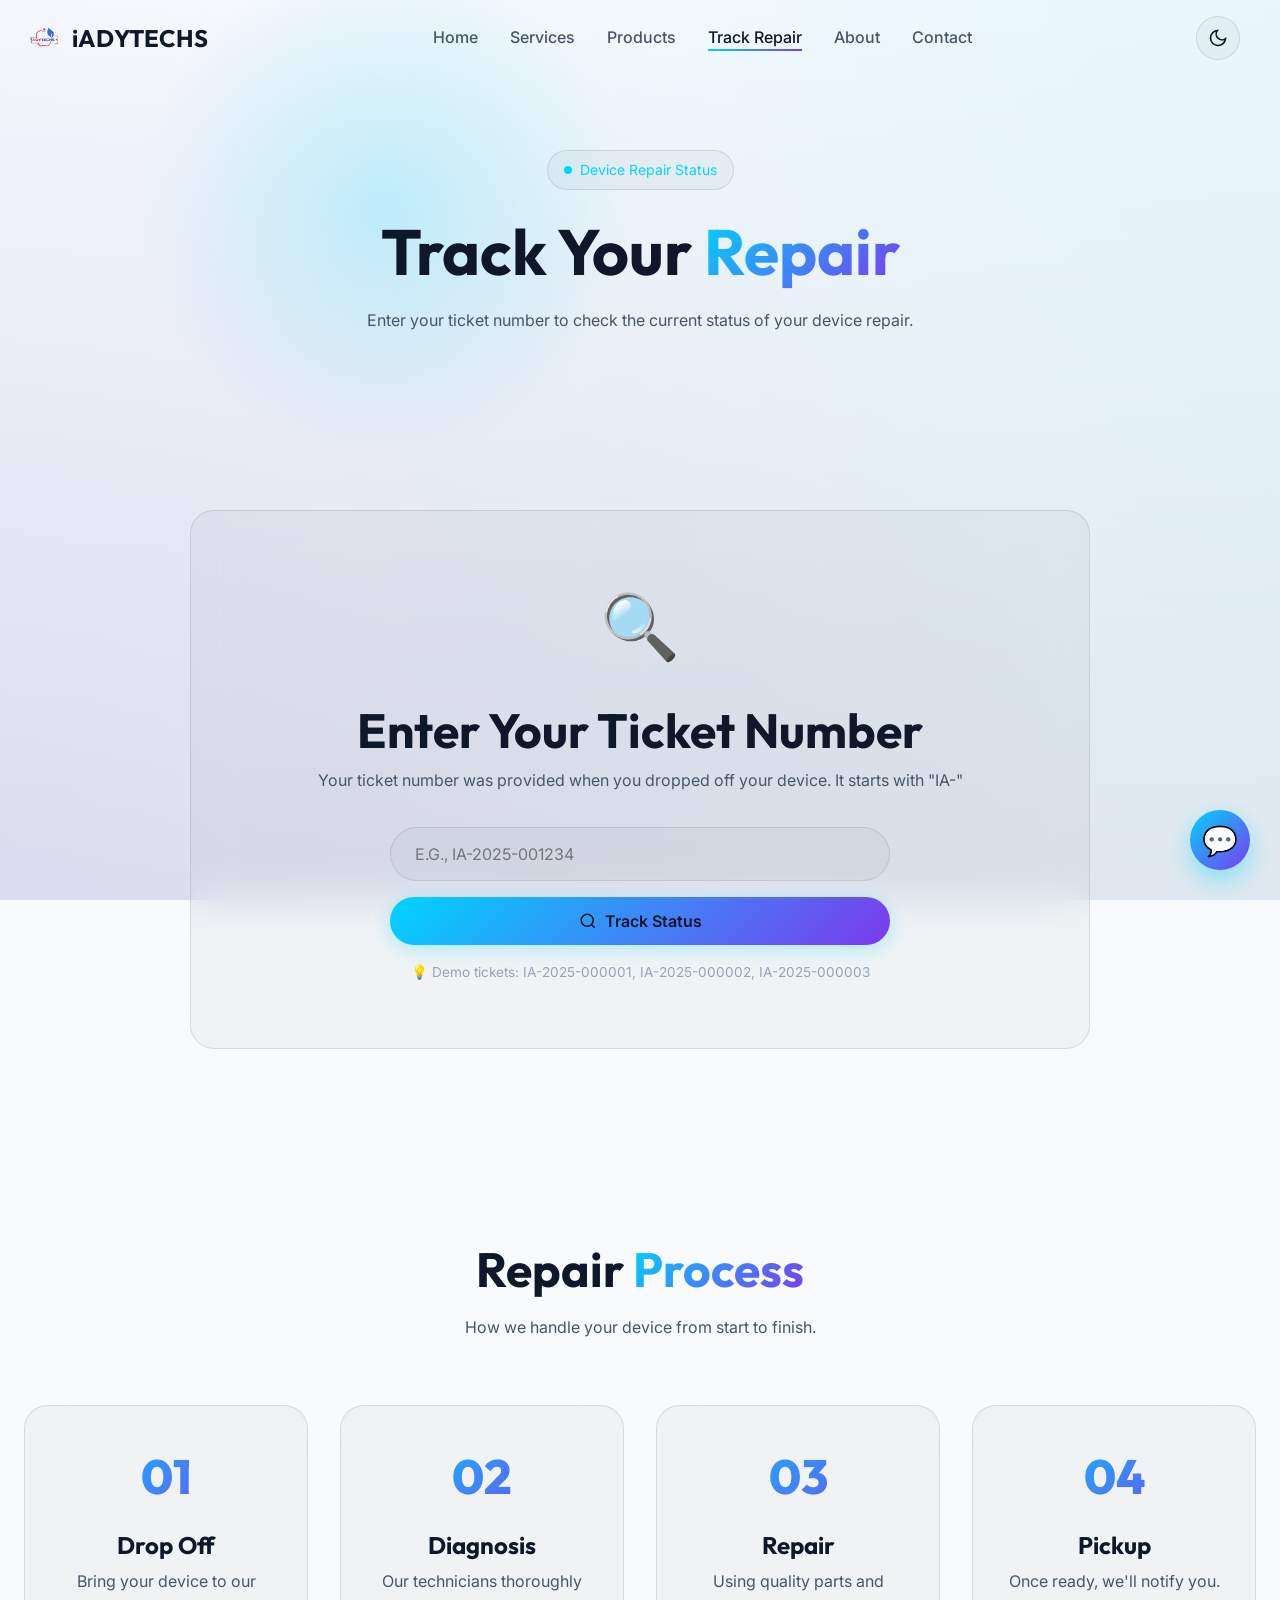
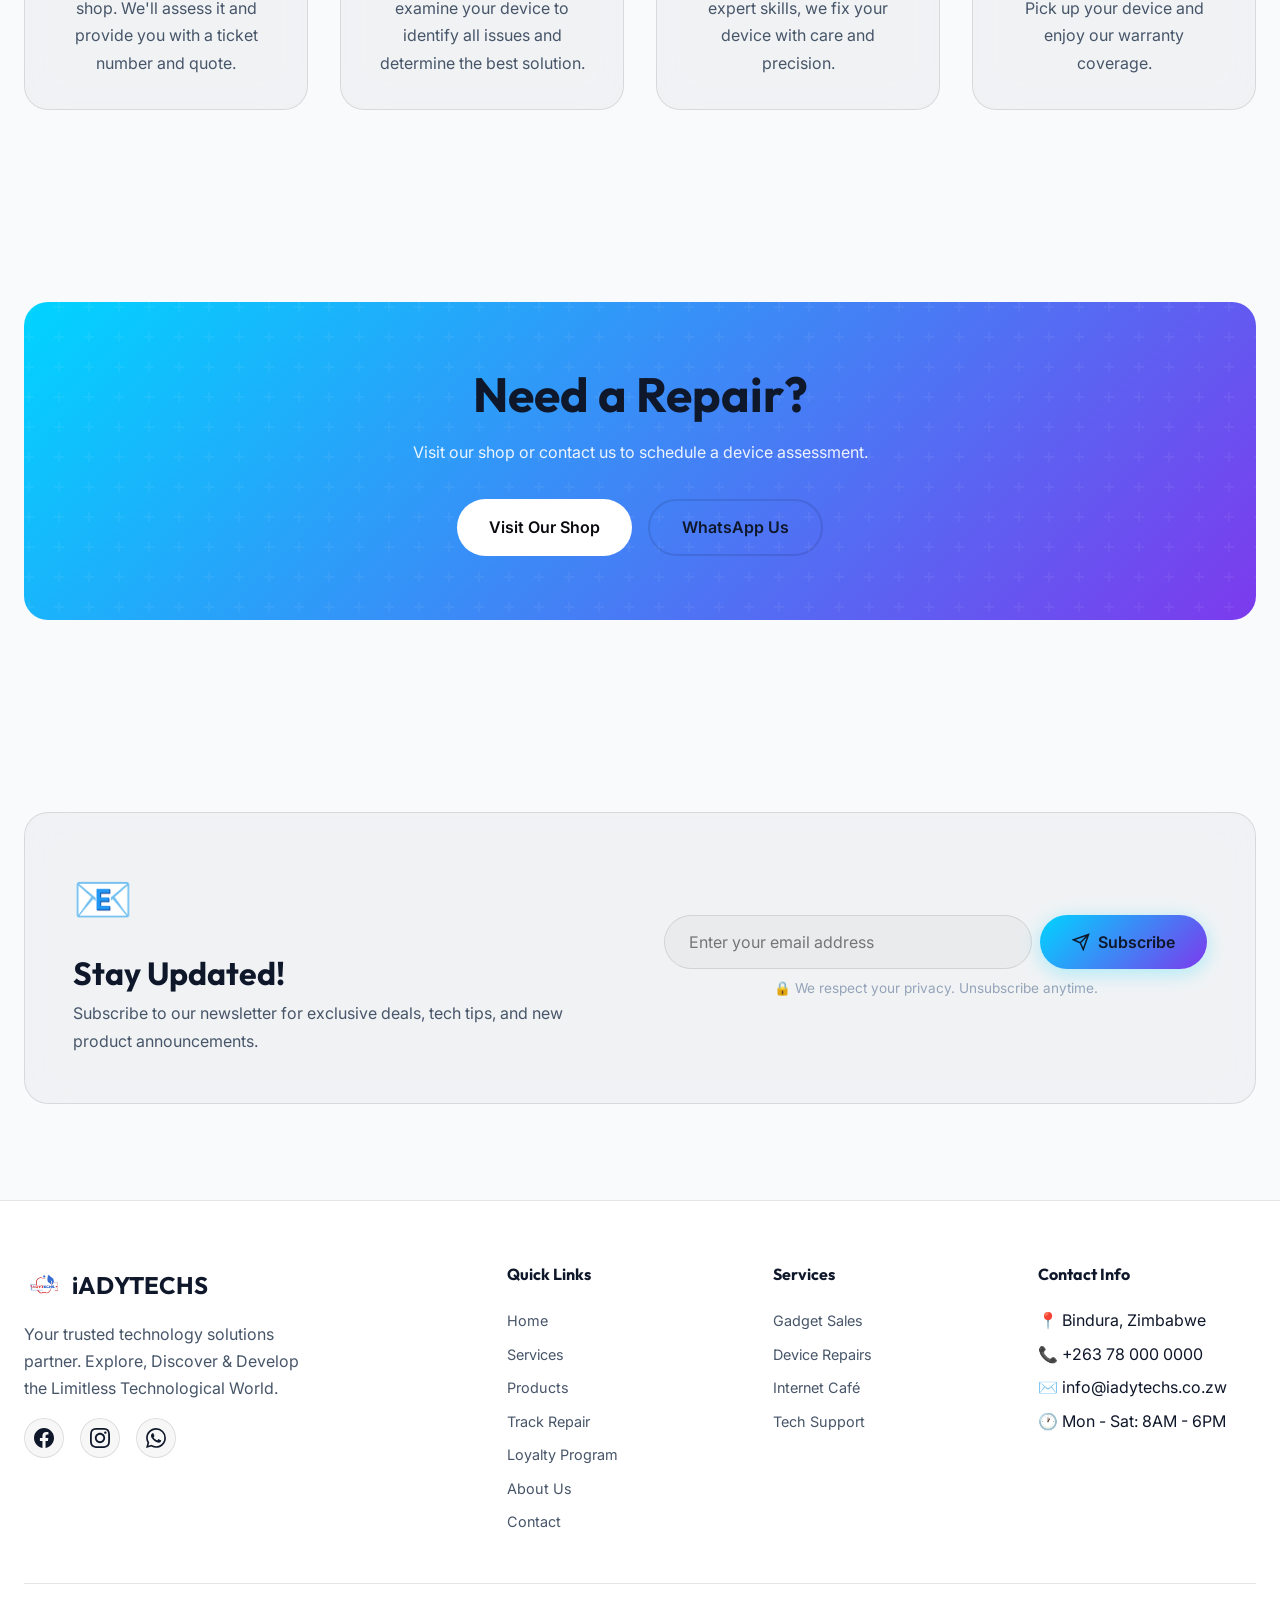
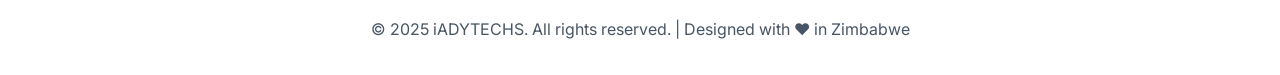
<file: repair-tracking.html>
<!DOCTYPE html>
<html lang="en">

<head>
    <meta charset="UTF-8">
    <meta name="viewport" content="width=device-width, initial-scale=1.0">
    <meta name="description"
        content="Track your device repair status at iADYTECHS. Enter your ticket number to see real-time progress updates.">
    <meta name="keywords" content="repair tracking, device repair status, Bindura, Zimbabwe, iADYTECHS">
    <meta name="author" content="iADYTECHS">

    <title>Track Your Repair | iADYTECHS</title>

    <link rel="preconnect" href="https://fonts.googleapis.com">
    <link rel="preconnect" href="https://fonts.gstatic.com" crossorigin>
    <link
        href="https://fonts.googleapis.com/css2?family=Inter:wght@400;500;600;700&family=Outfit:wght@400;500;600;700;800&display=swap"
        rel="stylesheet">
    <link rel="stylesheet" href="styles.css">
    <link rel="icon" type="image/svg+xml"
        href="data:image/svg+xml,<svg xmlns='http://www.w3.org/2000/svg' viewBox='0 0 100 100'><rect fill='%2300d4ff' rx='15' width='100' height='100'/><text x='50' y='65' text-anchor='middle' font-size='50' font-weight='bold' fill='white'>iA</text></svg>">
</head>

<body>
    <div class="bg-gradient"></div>

    <nav class="navbar">
        <div class="container">
            <a href="index.html" class="logo">
                <img src="images/iadytechs_logo.png" alt="iADYTECHS Logo" class="logo-image">
                <span>iADYTECHS</span>
            </a>
            <ul class="nav-links">
                <li><a href="index.html">Home</a></li>
                <li><a href="services.html">Services</a></li>
                <li><a href="products.html">Products</a></li>
                <li><a href="repair-tracking.html" class="active">Track Repair</a></li>
                <li><a href="about.html">About</a></li>
                <li><a href="contact.html">Contact</a></li>
            </ul>

            <button class="theme-toggle" id="theme-toggle" aria-label="Toggle theme">
                <svg class="sun-icon" width="20" height="20" viewBox="0 0 24 24" fill="none" stroke="currentColor"
                    stroke-width="2">
                    <circle cx="12" cy="12" r="5" />
                    <path
                        d="M12 1v2M12 21v2M4.22 4.22l1.42 1.42M18.36 18.36l1.42 1.42M1 12h2M21 12h2M4.22 19.78l1.42-1.42M18.36 5.64l1.42-1.42" />
                </svg>
                <svg class="moon-icon" width="20" height="20" viewBox="0 0 24 24" fill="none" stroke="currentColor"
                    stroke-width="2">
                    <path d="M21 12.79A9 9 0 1 1 11.21 3 7 7 0 0 0 21 12.79z" />
                </svg>
            </button>

            <button class="mobile-menu-btn" aria-label="Toggle menu">
                <span></span><span></span><span></span>
            </button>
        </div>
    </nav>

    <section class="page-header">
        <div class="hero-glow"></div>
        <div class="container">
            <div class="page-header-content animate-on-scroll">
                <div class="hero-badge"><span>Device Repair Status</span></div>
                <h1>Track Your <span class="text-gradient">Repair</span></h1>
                <p>Enter your ticket number to check the current status of your device repair.</p>
            </div>
        </div>
    </section>

    <!-- Tracking Form Section -->
    <section class="section">
        <div class="container">
            <div class="tracking-wrapper">
                <div class="tracking-form-card glass-card animate-on-scroll">
                    <div class="tracking-form-header">
                        <div class="tracking-icon">🔍</div>
                        <h2>Enter Your Ticket Number</h2>
                        <p>Your ticket number was provided when you dropped off your device. It starts with "IA-"</p>
                    </div>

                    <form id="tracking-form" class="tracking-form">
                        <div class="form-group">
                            <input type="text" id="ticket-number" placeholder="e.g., IA-2025-001234"
                                pattern="IA-\d{4}-\d{6}" required>
                            <button type="submit" class="btn btn-primary">
                                <svg width="18" height="18" viewBox="0 0 24 24" fill="none" stroke="currentColor"
                                    stroke-width="2">
                                    <circle cx="11" cy="11" r="8" />
                                    <path d="M21 21l-4.35-4.35" />
                                </svg>
                                Track Status
                            </button>
                        </div>
                        <p class="form-hint">💡 Demo tickets: IA-2025-000001, IA-2025-000002, IA-2025-000003</p>
                    </form>
                </div>

                <!-- Tracking Results -->
                <div id="tracking-result" class="tracking-result glass-card" style="display: none;">
                    <div class="result-header">
                        <div class="result-icon">📱</div>
                        <div class="result-info">
                            <h3 id="result-device">Device Name</h3>
                            <p id="result-ticket">Ticket: IA-2025-XXXXXX</p>
                        </div>
                        <div class="result-status" id="result-status-badge">In Progress</div>
                    </div>

                    <!-- Progress Steps -->
                    <div class="progress-tracker">
                        <div class="progress-step completed" data-step="1">
                            <div class="step-icon">📥</div>
                            <div class="step-content">
                                <h4>Received</h4>
                                <p>Device checked in</p>
                            </div>
                            <div class="step-check">✓</div>
                        </div>
                        <div class="progress-line"></div>
                        <div class="progress-step" data-step="2">
                            <div class="step-icon">🔬</div>
                            <div class="step-content">
                                <h4>Diagnosing</h4>
                                <p>Identifying issues</p>
                            </div>
                            <div class="step-check">✓</div>
                        </div>
                        <div class="progress-line"></div>
                        <div class="progress-step" data-step="3">
                            <div class="step-icon">🔧</div>
                            <div class="step-content">
                                <h4>Repairing</h4>
                                <p>Fixing your device</p>
                            </div>
                            <div class="step-check">✓</div>
                        </div>
                        <div class="progress-line"></div>
                        <div class="progress-step" data-step="4">
                            <div class="step-icon">✅</div>
                            <div class="step-content">
                                <h4>Testing</h4>
                                <p>Quality assurance</p>
                            </div>
                            <div class="step-check">✓</div>
                        </div>
                        <div class="progress-line"></div>
                        <div class="progress-step" data-step="5">
                            <div class="step-icon">🎉</div>
                            <div class="step-content">
                                <h4>Ready</h4>
                                <p>Available for pickup</p>
                            </div>
                            <div class="step-check">✓</div>
                        </div>
                    </div>

                    <div class="result-details">
                        <div class="detail-item">
                            <span class="detail-label">Estimated Completion:</span>
                            <span class="detail-value" id="result-eta">--</span>
                        </div>
                        <div class="detail-item">
                            <span class="detail-label">Technician:</span>
                            <span class="detail-value" id="result-technician">--</span>
                        </div>
                        <div class="detail-item">
                            <span class="detail-label">Last Updated:</span>
                            <span class="detail-value" id="result-updated">--</span>
                        </div>
                    </div>

                    <div class="result-actions">
                        <a href="https://wa.me/263780000000?text=Hi!%20I'm%20inquiring%20about%20my%20repair%20status"
                            class="btn btn-primary" target="_blank">
                            <svg width="18" height="18" viewBox="0 0 24 24" fill="currentColor">
                                <path
                                    d="M17.472 14.382c-.297-.149-1.758-.867-2.03-.967-.273-.099-.471-.148-.67.15-.197.297-.767.966-.94 1.164-.173.199-.347.223-.644.075-.297-.15-1.255-.463-2.39-1.475-.883-.788-1.48-1.761-1.653-2.059-.173-.297-.018-.458.13-.606.134-.133.298-.347.446-.52.149-.174.198-.298.298-.497.099-.198.05-.371-.025-.52-.075-.149-.669-1.612-.916-2.207-.242-.579-.487-.5-.669-.51-.173-.008-.371-.01-.57-.01-.198 0-.52.074-.792.372-.272.297-1.04 1.016-1.04 2.479 0 1.462 1.065 2.875 1.213 3.074.149.198 2.096 3.2 5.077 4.487.709.306 1.262.489 1.694.625.712.227 1.36.195 1.871.118.571-.085 1.758-.719 2.006-1.413.248-.694.248-1.289.173-1.413-.074-.124-.272-.198-.57-.347m-5.421 7.403h-.004a9.87 9.87 0 01-5.031-1.378l-.361-.214-3.741.982.998-3.648-.235-.374a9.86 9.86 0 01-1.51-5.26c.001-5.45 4.436-9.884 9.888-9.884 2.64 0 5.122 1.03 6.988 2.898a9.825 9.825 0 012.893 6.994c-.003 5.45-4.437 9.884-9.885 9.884m8.413-18.297A11.815 11.815 0 0012.05 0C5.495 0 .16 5.335.157 11.892c0 2.096.547 4.142 1.588 5.945L.057 24l6.305-1.654a11.882 11.882 0 005.683 1.448h.005c6.554 0 11.89-5.335 11.893-11.893a11.821 11.821 0 00-3.48-8.413z" />
                            </svg>
                            Contact Support
                        </a>
                        <button class="btn btn-secondary"
                            onclick="document.getElementById('tracking-result').style.display='none'">
                            Track Another Device
                        </button>
                    </div>
                </div>

                <!-- Not Found Message -->
                <div id="tracking-not-found" class="tracking-not-found glass-card" style="display: none;">
                    <div class="not-found-icon">❌</div>
                    <h3>Ticket Not Found</h3>
                    <p>We couldn't find a repair ticket with that number. Please check your ticket and try again.</p>
                    <div class="not-found-help">
                        <p><strong>Need help?</strong> Contact us via WhatsApp with your ticket details:</p>
                        <a href="https://wa.me/263780000000?text=Hi!%20I%20need%20help%20finding%20my%20repair%20ticket"
                            class="btn btn-primary" target="_blank">
                            Contact Support
                        </a>
                    </div>
                </div>
            </div>
        </div>
    </section>

    <!-- Info Cards Section -->
    <section class="section">
        <div class="container">
            <div class="section-header animate-on-scroll">
                <h2>Repair <span class="text-gradient">Process</span></h2>
                <p>How we handle your device from start to finish.</p>
            </div>

            <div class="process-grid">
                <div class="process-card glass-card animate-on-scroll">
                    <div class="process-number">01</div>
                    <h4>Drop Off</h4>
                    <p>Bring your device to our shop. We'll assess it and provide you with a ticket number and quote.
                    </p>
                </div>
                <div class="process-card glass-card animate-on-scroll">
                    <div class="process-number">02</div>
                    <h4>Diagnosis</h4>
                    <p>Our technicians thoroughly examine your device to identify all issues and determine the best
                        solution.</p>
                </div>
                <div class="process-card glass-card animate-on-scroll">
                    <div class="process-number">03</div>
                    <h4>Repair</h4>
                    <p>Using quality parts and expert skills, we fix your device with care and precision.</p>
                </div>
                <div class="process-card glass-card animate-on-scroll">
                    <div class="process-number">04</div>
                    <h4>Pickup</h4>
                    <p>Once ready, we'll notify you. Pick up your device and enjoy our warranty coverage.</p>
                </div>
            </div>
        </div>
    </section>

    <!-- CTA Section -->
    <section class="section">
        <div class="container">
            <div class="cta-section animate-on-scroll">
                <h2>Need a Repair?</h2>
                <p>Visit our shop or contact us to schedule a device assessment.</p>
                <div style="display: flex; gap: 1rem; justify-content: center; flex-wrap: wrap;">
                    <a href="contact.html" class="btn" style="background: white; color: #0a0a0f;">Visit Our Shop</a>
                    <a href="https://wa.me/263780000000" class="btn btn-secondary" target="_blank">
                        WhatsApp Us
                    </a>
                </div>
            </div>
        </div>
    </section>

    <!-- Newsletter Section -->
    <section class="section newsletter-section">
        <div class="container">
            <div class="newsletter-wrapper glass-card animate-on-scroll">
                <div class="newsletter-content">
                    <div class="newsletter-icon">📧</div>
                    <h3>Stay Updated!</h3>
                    <p>Subscribe to our newsletter for exclusive deals, tech tips, and new product announcements.</p>
                </div>
                <form class="newsletter-form" id="newsletter-form">
                    <div class="newsletter-input-group">
                        <input type="email" placeholder="Enter your email address" required>
                        <button type="submit" class="btn btn-primary">
                            <svg width="18" height="18" viewBox="0 0 24 24" fill="none" stroke="currentColor"
                                stroke-width="2">
                                <path d="M22 2L11 13M22 2l-7 20-4-9-9-4 20-7z" />
                            </svg>
                            Subscribe
                        </button>
                    </div>
                    <p class="newsletter-note">🔒 We respect your privacy. Unsubscribe anytime.</p>
                </form>
            </div>
        </div>
    </section>

    <footer class="footer">
        <div class="container">
            <div class="footer-grid">
                <div class="footer-brand">
                    <a href="index.html" class="logo">
                        <img src="images/iadytechs_logo.png" alt="iADYTECHS Logo" class="logo-image">
                        <span>iADYTECHS</span>
                    </a>
                    <p>Your trusted technology solutions partner. Explore, Discover & Develop the Limitless
                        Technological World.</p>
                    <div class="footer-social">
                        <a href="#" aria-label="Facebook"><svg width="20" height="20" viewBox="0 0 24 24"
                                fill="currentColor">
                                <path
                                    d="M24 12.073c0-6.627-5.373-12-12-12s-12 5.373-12 12c0 5.99 4.388 10.954 10.125 11.854v-8.385H7.078v-3.47h3.047V9.43c0-3.007 1.792-4.669 4.533-4.669 1.312 0 2.686.235 2.686.235v2.953H15.83c-1.491 0-1.956.925-1.956 1.874v2.25h3.328l-.532 3.47h-2.796v8.385C19.612 23.027 24 18.062 24 12.073z" />
                            </svg></a>
                        <a href="#" aria-label="Instagram"><svg width="20" height="20" viewBox="0 0 24 24"
                                fill="currentColor">
                                <path
                                    d="M12 2.163c3.204 0 3.584.012 4.85.07 3.252.148 4.771 1.691 4.919 4.919.058 1.265.069 1.645.069 4.849 0 3.205-.012 3.584-.069 4.849-.149 3.225-1.664 4.771-4.919 4.919-1.266.058-1.644.07-4.85.07-3.204 0-3.584-.012-4.849-.07-3.26-.149-4.771-1.699-4.919-4.92-.058-1.265-.07-1.644-.07-4.849 0-3.204.013-3.583.07-4.849.149-3.227 1.664-4.771 4.919-4.919 1.266-.057 1.645-.069 4.849-.069zm0-2.163c-3.259 0-3.667.014-4.947.072-4.358.2-6.78 2.618-6.98 6.98-.059 1.281-.073 1.689-.073 4.948 0 3.259.014 3.668.072 4.948.2 4.358 2.618 6.78 6.98 6.98 1.281.058 1.689.072 4.948.072 3.259 0 3.668-.014 4.948-.072 4.354-.2 6.782-2.618 6.979-6.98.059-1.28.073-1.689.073-4.948 0-3.259-.014-3.667-.072-4.947-.196-4.354-2.617-6.78-6.979-6.98-1.281-.059-1.69-.073-4.949-.073zm0 5.838c-3.403 0-6.162 2.759-6.162 6.162s2.759 6.163 6.162 6.163 6.162-2.759 6.162-6.163c0-3.403-2.759-6.162-6.162-6.162zm0 10.162c-2.209 0-4-1.79-4-4 0-2.209 1.791-4 4-4s4 1.791 4 4c0 2.21-1.791 4-4 4zm6.406-11.845c-.796 0-1.441.645-1.441 1.44s.645 1.44 1.441 1.44c.795 0 1.439-.645 1.439-1.44s-.644-1.44-1.439-1.44z" />
                            </svg></a>
                        <a href="https://wa.me/263780000000" aria-label="WhatsApp" target="_blank"><svg width="20"
                                height="20" viewBox="0 0 24 24" fill="currentColor">
                                <path
                                    d="M17.472 14.382c-.297-.149-1.758-.867-2.03-.967-.273-.099-.471-.148-.67.15-.197.297-.767.966-.94 1.164-.173.199-.347.223-.644.075-.297-.15-1.255-.463-2.39-1.475-.883-.788-1.48-1.761-1.653-2.059-.173-.297-.018-.458.13-.606.134-.133.298-.347.446-.52.149-.174.198-.298.298-.497.099-.198.05-.371-.025-.52-.075-.149-.669-1.612-.916-2.207-.242-.579-.487-.5-.669-.51-.173-.008-.371-.01-.57-.01-.198 0-.52.074-.792.372-.272.297-1.04 1.016-1.04 2.479 0 1.462 1.065 2.875 1.213 3.074.149.198 2.096 3.2 5.077 4.487.709.306 1.262.489 1.694.625.712.227 1.36.195 1.871.118.571-.085 1.758-.719 2.006-1.413.248-.694.248-1.289.173-1.413-.074-.124-.272-.198-.57-.347m-5.421 7.403h-.004a9.87 9.87 0 01-5.031-1.378l-.361-.214-3.741.982.998-3.648-.235-.374a9.86 9.86 0 01-1.51-5.26c.001-5.45 4.436-9.884 9.888-9.884 2.64 0 5.122 1.03 6.988 2.898a9.825 9.825 0 012.893 6.994c-.003 5.45-4.437 9.884-9.885 9.884m8.413-18.297A11.815 11.815 0 0012.05 0C5.495 0 .16 5.335.157 11.892c0 2.096.547 4.142 1.588 5.945L.057 24l6.305-1.654a11.882 11.882 0 005.683 1.448h.005c6.554 0 11.89-5.335 11.893-11.893a11.821 11.821 0 00-3.48-8.413z" />
                            </svg></a>
                    </div>
                </div>
                <div class="footer-column">
                    <h4>Quick Links</h4>
                    <ul>
                        <li><a href="index.html">Home</a></li>
                        <li><a href="services.html">Services</a></li>
                        <li><a href="products.html">Products</a></li>
                        <li><a href="repair-tracking.html">Track Repair</a></li>
                        <li><a href="loyalty.html">Loyalty Program</a></li>
                        <li><a href="about.html">About Us</a></li>
                        <li><a href="contact.html">Contact</a></li>
                    </ul>
                </div>
                <div class="footer-column">
                    <h4>Services</h4>
                    <ul>
                        <li><a href="services.html">Gadget Sales</a></li>
                        <li><a href="services.html">Device Repairs</a></li>
                        <li><a href="services.html">Internet Café</a></li>
                        <li><a href="services.html">Tech Support</a></li>
                    </ul>
                </div>
                <div class="footer-column">
                    <h4>Contact Info</h4>
                    <ul>
                        <li>📍 Bindura, Zimbabwe</li>
                        <li>📞 +263 78 000 0000</li>
                        <li>✉️ info@iadytechs.co.zw</li>
                        <li>🕐 Mon - Sat: 8AM - 6PM</li>
                    </ul>
                </div>
            </div>
            <div class="footer-bottom">
                <p>&copy; 2025 iADYTECHS. All rights reserved. | Designed with ❤️ in Zimbabwe</p>
            </div>
        </div>
    </footer>

    <a href="https://wa.me/263780000000" class="whatsapp-float" target="_blank" aria-label="Chat on WhatsApp">
        <svg viewBox="0 0 24 24" fill="currentColor">
            <path
                d="M17.472 14.382c-.297-.149-1.758-.867-2.03-.967-.273-.099-.471-.148-.67.15-.197.297-.767.966-.94 1.164-.173.199-.347.223-.644.075-.297-.15-1.255-.463-2.39-1.475-.883-.788-1.48-1.761-1.653-2.059-.173-.297-.018-.458.13-.606.134-.133.298-.347.446-.52.149-.174.198-.298.298-.497.099-.198.05-.371-.025-.52-.075-.149-.669-1.612-.916-2.207-.242-.579-.487-.5-.669-.51-.173-.008-.371-.01-.57-.01-.198 0-.52.074-.792.372-.272.297-1.04 1.016-1.04 2.479 0 1.462 1.065 2.875 1.213 3.074.149.198 2.096 3.2 5.077 4.487.709.306 1.262.489 1.694.625.712.227 1.36.195 1.871.118.571-.085 1.758-.719 2.006-1.413.248-.694.248-1.289.173-1.413-.074-.124-.272-.198-.57-.347m-5.421 7.403h-.004a9.87 9.87 0 01-5.031-1.378l-.361-.214-3.741.982.998-3.648-.235-.374a9.86 9.86 0 01-1.51-5.26c.001-5.45 4.436-9.884 9.888-9.884 2.64 0 5.122 1.03 6.988 2.898a9.825 9.825 0 012.893 6.994c-.003 5.45-4.437 9.884-9.885 9.884m8.413-18.297A11.815 11.815 0 0012.05 0C5.495 0 .16 5.335.157 11.892c0 2.096.547 4.142 1.588 5.945L.057 24l6.305-1.654a11.882 11.882 0 005.683 1.448h.005c6.554 0 11.89-5.335 11.893-11.893a11.821 11.821 0 00-3.48-8.413z" />
        </svg>
    </a>

    <button class="back-to-top" aria-label="Back to top">
        <svg width="24" height="24" viewBox="0 0 24 24" fill="none" stroke="currentColor" stroke-width="2">
            <path d="M18 15l-6-6-6 6" />
        </svg>
    </button>

    <script src="script.js"></script>
</body>

</html>
</file>
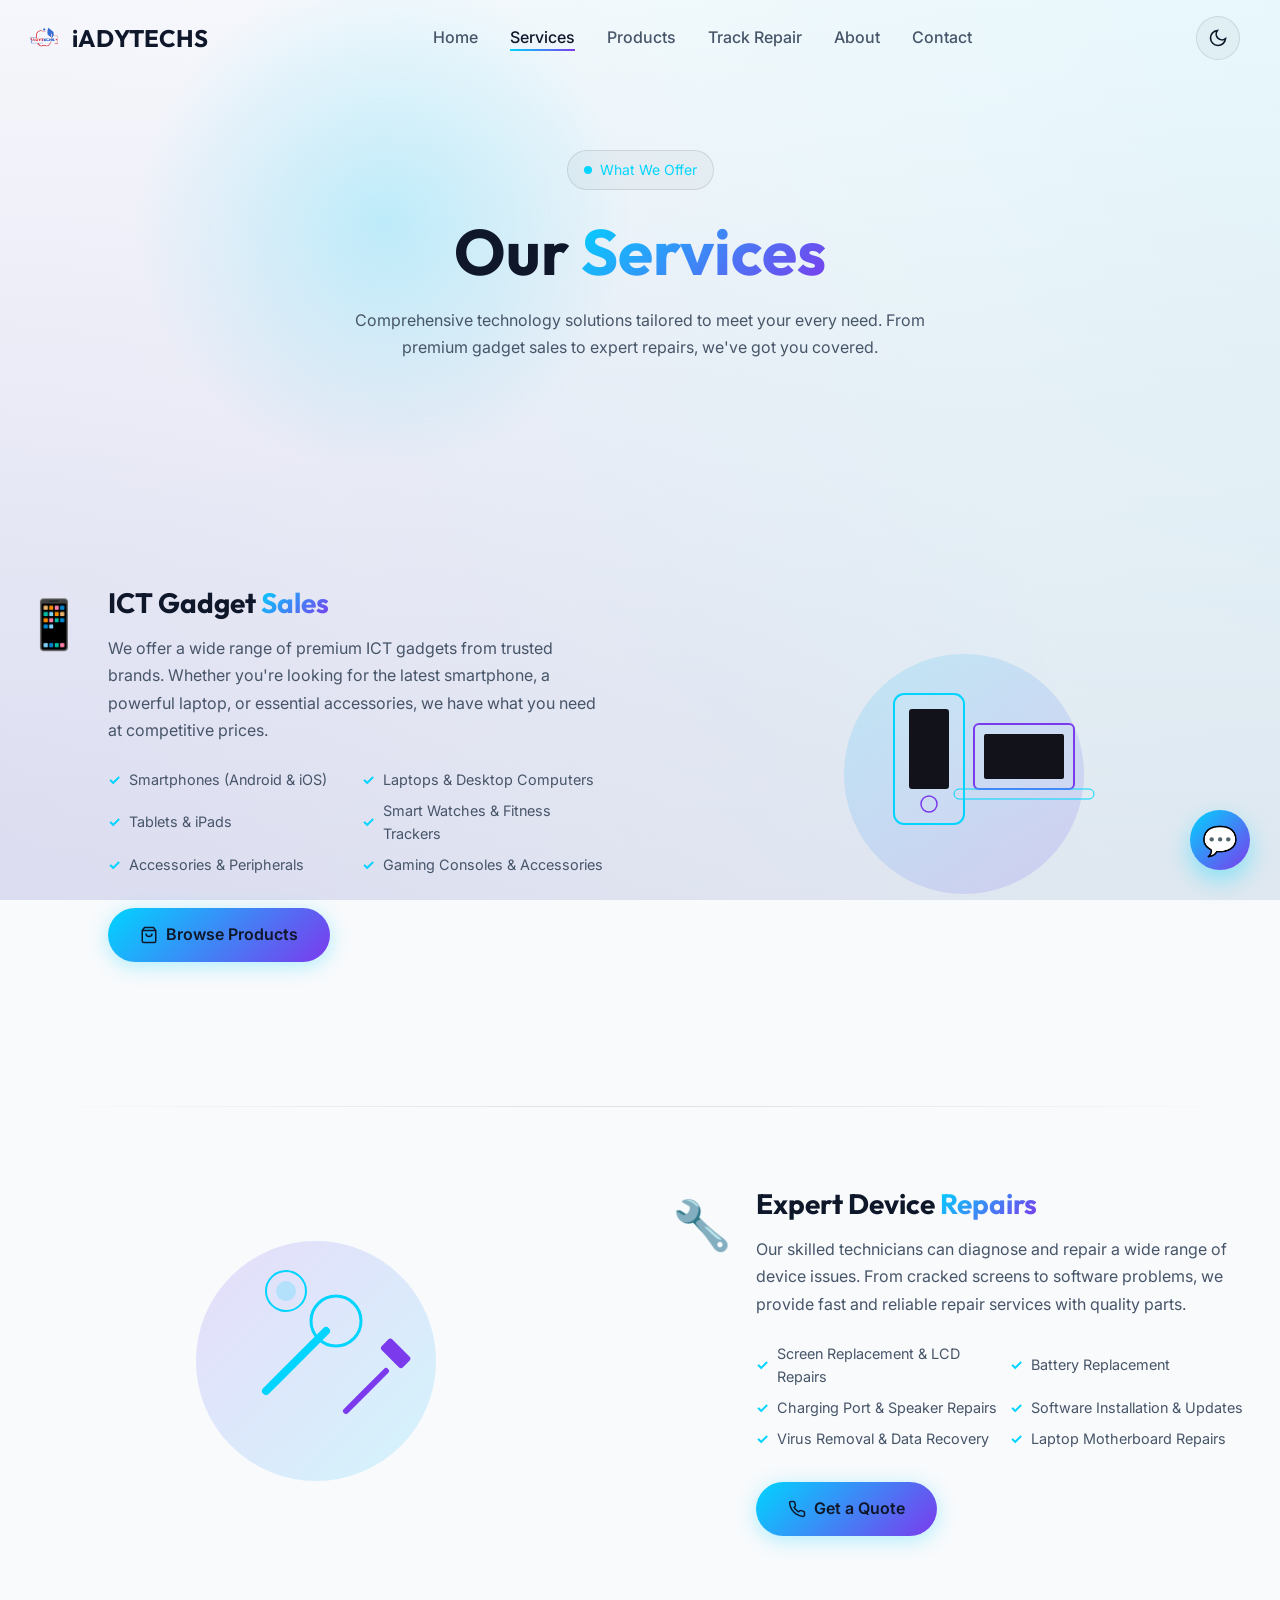
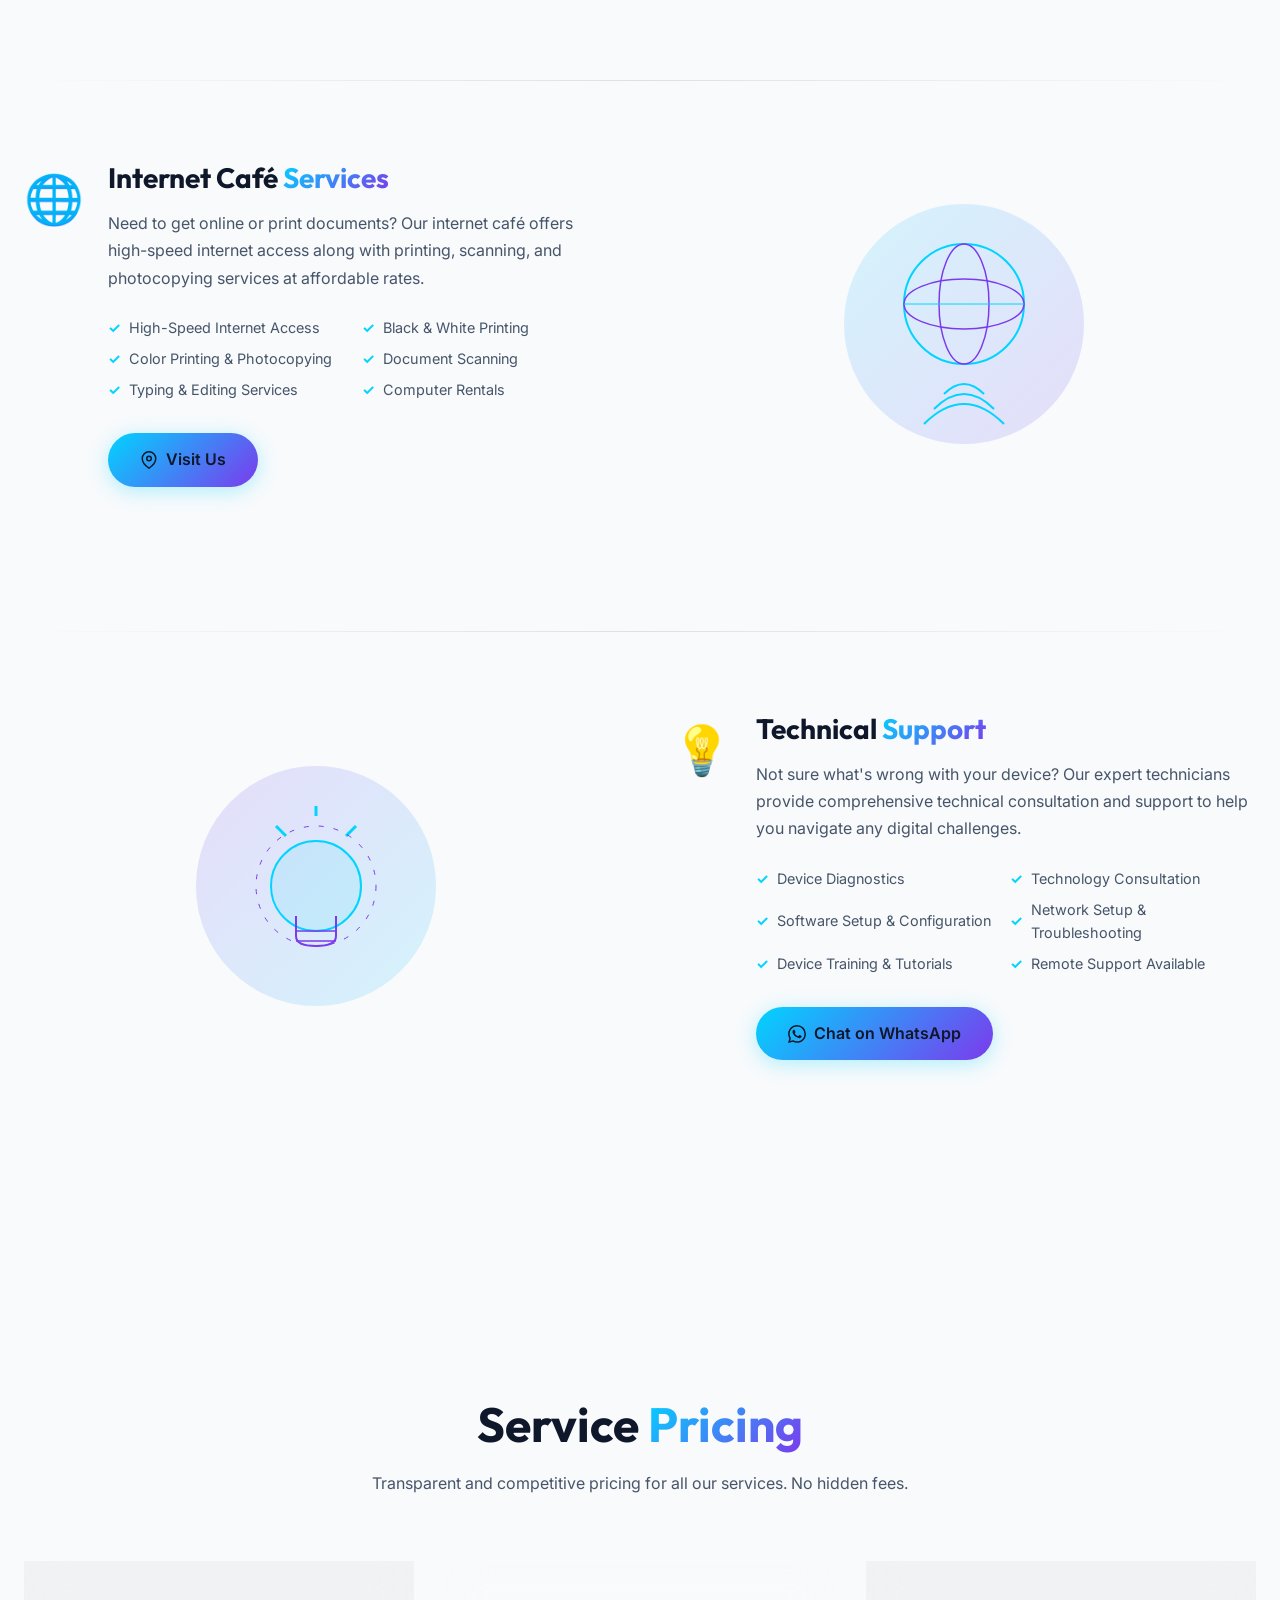
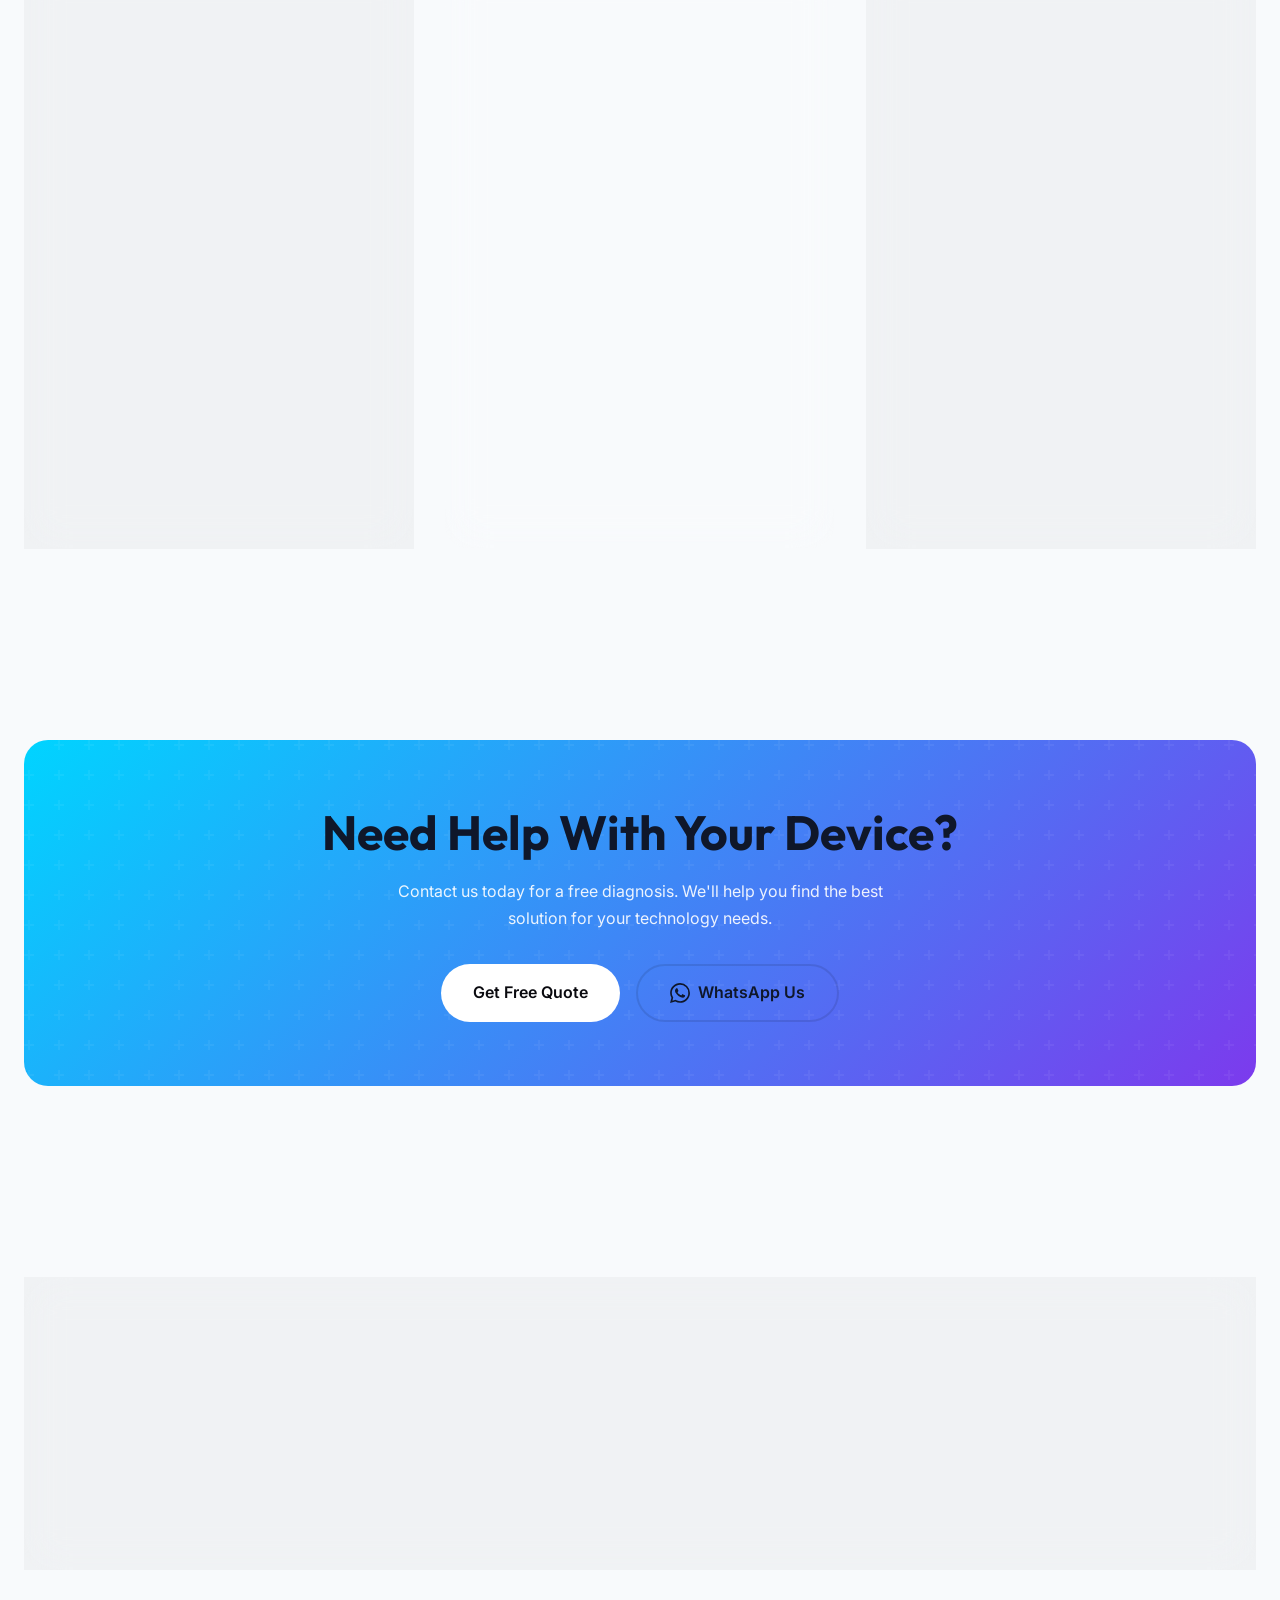
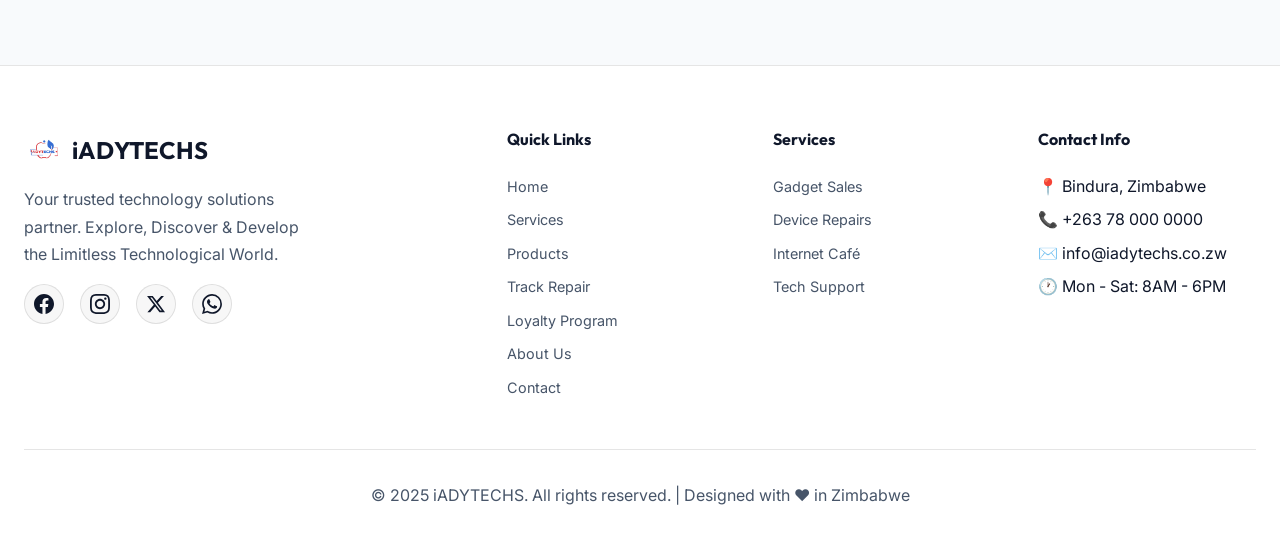
<file: services.html>
<!DOCTYPE html>
<html lang="en">

<head>
    <meta charset="UTF-8">
    <meta name="viewport" content="width=device-width, initial-scale=1.0">
    <meta name="description"
        content="iADYTECHS Services - ICT gadget sales, expert device repairs, internet café services, and technical support in Bindura, Zimbabwe.">
    <meta name="keywords"
        content="ICT services, phone repair, laptop repair, computer repair, Bindura, Zimbabwe, tech support">
    <meta name="author" content="iADYTECHS">

    <title>Our Services | iADYTECHS - Technology Solutions</title>

    <!-- Fonts -->
    <link rel="preconnect" href="https://fonts.googleapis.com">
    <link rel="preconnect" href="https://fonts.gstatic.com" crossorigin>
    <link
        href="https://fonts.googleapis.com/css2?family=Inter:wght@400;500;600;700&family=Outfit:wght@400;500;600;700;800&display=swap"
        rel="stylesheet">

    <!-- Styles -->
    <link rel="stylesheet" href="styles.css">

    <!-- Favicon -->
    <link rel="icon" type="image/svg+xml"
        href="data:image/svg+xml,<svg xmlns='http://www.w3.org/2000/svg' viewBox='0 0 100 100'><rect fill='%2300d4ff' rx='15' width='100' height='100'/><text x='50' y='65' text-anchor='middle' font-size='50' font-weight='bold' fill='white'>iA</text></svg>">
</head>

<body>
    <!-- Animated Background -->
    <div class="bg-gradient"></div>

    <!-- Navigation -->
    <nav class="navbar">
        <div class="container">
            <a href="index.html" class="logo">
                <img src="images/iadytechs_logo.png" alt="iADYTECHS Logo" class="logo-image">
                <span>iADYTECHS</span>
            </a>

            <ul class="nav-links">
                <li><a href="index.html">Home</a></li>
                <li><a href="services.html" class="active">Services</a></li>
                <li><a href="products.html">Products</a></li>
                <li><a href="repair-tracking.html">Track Repair</a></li>
                <li><a href="about.html">About</a></li>
                <li><a href="contact.html">Contact</a></li>
            </ul>

            <button class="theme-toggle" id="theme-toggle" aria-label="Toggle theme">
                <svg class="sun-icon" width="20" height="20" viewBox="0 0 24 24" fill="none" stroke="currentColor"
                    stroke-width="2">
                    <circle cx="12" cy="12" r="5" />
                    <path
                        d="M12 1v2M12 21v2M4.22 4.22l1.42 1.42M18.36 18.36l1.42 1.42M1 12h2M21 12h2M4.22 19.78l1.42-1.42M18.36 5.64l1.42-1.42" />
                </svg>
                <svg class="moon-icon" width="20" height="20" viewBox="0 0 24 24" fill="none" stroke="currentColor"
                    stroke-width="2">
                    <path d="M21 12.79A9 9 0 1 1 11.21 3 7 7 0 0 0 21 12.79z" />
                </svg>
            </button>

            <button class="mobile-menu-btn" aria-label="Toggle menu">
                <span></span>
                <span></span>
                <span></span>
            </button>
        </div>
    </nav>

    <!-- Page Header -->
    <section class="page-header">
        <div class="hero-glow"></div>
        <div class="container">
            <div class="page-header-content animate-on-scroll">
                <div class="hero-badge">
                    <span>What We Offer</span>
                </div>
                <h1>Our <span class="text-gradient">Services</span></h1>
                <p>Comprehensive technology solutions tailored to meet your every need. From premium gadget sales to
                    expert repairs, we've got you covered.</p>
            </div>
        </div>
    </section>

    <!-- Services Detail Section -->
    <section class="section">
        <div class="container">
            <!-- ICT Gadget Sales -->
            <div class="service-detail animate-on-scroll" id="gadget-sales">
                <div class="service-detail-content">
                    <div class="service-detail-icon">📱</div>
                    <div class="service-detail-info">
                        <h2>ICT Gadget <span class="text-gradient">Sales</span></h2>
                        <p class="service-detail-desc">
                            We offer a wide range of premium ICT gadgets from trusted brands. Whether you're looking for
                            the latest smartphone, a powerful laptop, or essential accessories, we have what you need at
                            competitive prices.
                        </p>
                        <div class="service-features">
                            <div class="service-feature-item">
                                <span class="feature-check">✓</span>
                                <span>Smartphones (Android & iOS)</span>
                            </div>
                            <div class="service-feature-item">
                                <span class="feature-check">✓</span>
                                <span>Laptops & Desktop Computers</span>
                            </div>
                            <div class="service-feature-item">
                                <span class="feature-check">✓</span>
                                <span>Tablets & iPads</span>
                            </div>
                            <div class="service-feature-item">
                                <span class="feature-check">✓</span>
                                <span>Smart Watches & Fitness Trackers</span>
                            </div>
                            <div class="service-feature-item">
                                <span class="feature-check">✓</span>
                                <span>Accessories & Peripherals</span>
                            </div>
                            <div class="service-feature-item">
                                <span class="feature-check">✓</span>
                                <span>Gaming Consoles & Accessories</span>
                            </div>
                        </div>
                        <a href="products.html" class="btn btn-primary">
                            <svg width="18" height="18" viewBox="0 0 24 24" fill="none" stroke="currentColor"
                                stroke-width="2">
                                <path d="M6 2L3 6v14a2 2 0 002 2h14a2 2 0 002-2V6l-3-4z" />
                                <line x1="3" y1="6" x2="21" y2="6" />
                                <path d="M16 10a4 4 0 01-8 0" />
                            </svg>
                            Browse Products
                        </a>
                    </div>
                </div>
                <div class="service-detail-visual">
                    <svg viewBox="0 0 300 300" xmlns="http://www.w3.org/2000/svg">
                        <defs>
                            <linearGradient id="gadgetGrad" x1="0%" y1="0%" x2="100%" y2="100%">
                                <stop offset="0%" style="stop-color:#00d4ff;stop-opacity:0.3" />
                                <stop offset="100%" style="stop-color:#7c3aed;stop-opacity:0.3" />
                            </linearGradient>
                        </defs>
                        <circle cx="150" cy="150" r="120" fill="url(#gadgetGrad)" opacity="0.5" />
                        <!-- Phone -->
                        <rect x="80" y="70" width="70" height="130" rx="10" fill="rgba(255,255,255,0.05)"
                            stroke="#00d4ff" stroke-width="2" />
                        <rect x="95" y="85" width="40" height="80" rx="3" fill="#12121a" />
                        <circle cx="115" cy="180" r="8" fill="none" stroke="#7c3aed" stroke-width="1.5" />
                        <!-- Laptop -->
                        <rect x="160" y="100" width="100" height="65" rx="5" fill="rgba(255,255,255,0.05)"
                            stroke="#7c3aed" stroke-width="2" />
                        <rect x="170" y="110" width="80" height="45" rx="2" fill="#12121a" />
                        <rect x="140" y="165" width="140" height="10" rx="5" fill="rgba(255,255,255,0.05)"
                            stroke="#00d4ff" stroke-width="1" />
                    </svg>
                </div>
            </div>

            <div class="service-divider"></div>

            <!-- Device Repairs -->
            <div class="service-detail reverse animate-on-scroll" id="repairs">
                <div class="service-detail-content">
                    <div class="service-detail-icon">🔧</div>
                    <div class="service-detail-info">
                        <h2>Expert Device <span class="text-gradient">Repairs</span></h2>
                        <p class="service-detail-desc">
                            Our skilled technicians can diagnose and repair a wide range of device issues. From cracked
                            screens to software problems, we provide fast and reliable repair services with quality
                            parts.
                        </p>
                        <div class="service-features">
                            <div class="service-feature-item">
                                <span class="feature-check">✓</span>
                                <span>Screen Replacement & LCD Repairs</span>
                            </div>
                            <div class="service-feature-item">
                                <span class="feature-check">✓</span>
                                <span>Battery Replacement</span>
                            </div>
                            <div class="service-feature-item">
                                <span class="feature-check">✓</span>
                                <span>Charging Port & Speaker Repairs</span>
                            </div>
                            <div class="service-feature-item">
                                <span class="feature-check">✓</span>
                                <span>Software Installation & Updates</span>
                            </div>
                            <div class="service-feature-item">
                                <span class="feature-check">✓</span>
                                <span>Virus Removal & Data Recovery</span>
                            </div>
                            <div class="service-feature-item">
                                <span class="feature-check">✓</span>
                                <span>Laptop Motherboard Repairs</span>
                            </div>
                        </div>
                        <a href="contact.html" class="btn btn-primary">
                            <svg width="18" height="18" viewBox="0 0 24 24" fill="none" stroke="currentColor"
                                stroke-width="2">
                                <path
                                    d="M22 16.92v3a2 2 0 01-2.18 2 19.79 19.79 0 01-8.63-3.07 19.5 19.5 0 01-6-6 19.79 19.79 0 01-3.07-8.67A2 2 0 014.11 2h3a2 2 0 012 1.72 12.84 12.84 0 00.7 2.81 2 2 0 01-.45 2.11L8.09 9.91a16 16 0 006 6l1.27-1.27a2 2 0 012.11-.45 12.84 12.84 0 002.81.7A2 2 0 0122 16.92z" />
                            </svg>
                            Get a Quote
                        </a>
                    </div>
                </div>
                <div class="service-detail-visual">
                    <svg viewBox="0 0 300 300" xmlns="http://www.w3.org/2000/svg">
                        <defs>
                            <linearGradient id="repairGrad" x1="0%" y1="0%" x2="100%" y2="100%">
                                <stop offset="0%" style="stop-color:#7c3aed;stop-opacity:0.3" />
                                <stop offset="100%" style="stop-color:#00d4ff;stop-opacity:0.3" />
                            </linearGradient>
                        </defs>
                        <circle cx="150" cy="150" r="120" fill="url(#repairGrad)" opacity="0.5" />
                        <!-- Wrench -->
                        <path d="M100 180 L160 120" stroke="#00d4ff" stroke-width="8" stroke-linecap="round" />
                        <circle cx="170" cy="110" r="25" fill="none" stroke="#00d4ff" stroke-width="3" />
                        <!-- Screwdriver -->
                        <path d="M180 200 L220 160" stroke="#7c3aed" stroke-width="6" stroke-linecap="round" />
                        <rect x="215" y="135" width="30" height="15" rx="3" fill="#7c3aed"
                            transform="rotate(45, 230, 142)" />
                        <!-- Gears -->
                        <circle cx="120" cy="80" r="20" fill="none" stroke="#00d4ff" stroke-width="2" />
                        <circle cx="120" cy="80" r="10" fill="rgba(0,212,255,0.2)" />
                    </svg>
                </div>
            </div>

            <div class="service-divider"></div>

            <!-- Internet Café -->
            <div class="service-detail animate-on-scroll" id="internet-cafe">
                <div class="service-detail-content">
                    <div class="service-detail-icon">🌐</div>
                    <div class="service-detail-info">
                        <h2>Internet Café <span class="text-gradient">Services</span></h2>
                        <p class="service-detail-desc">
                            Need to get online or print documents? Our internet café offers high-speed internet access
                            along with printing, scanning, and photocopying services at affordable rates.
                        </p>
                        <div class="service-features">
                            <div class="service-feature-item">
                                <span class="feature-check">✓</span>
                                <span>High-Speed Internet Access</span>
                            </div>
                            <div class="service-feature-item">
                                <span class="feature-check">✓</span>
                                <span>Black & White Printing</span>
                            </div>
                            <div class="service-feature-item">
                                <span class="feature-check">✓</span>
                                <span>Color Printing & Photocopying</span>
                            </div>
                            <div class="service-feature-item">
                                <span class="feature-check">✓</span>
                                <span>Document Scanning</span>
                            </div>
                            <div class="service-feature-item">
                                <span class="feature-check">✓</span>
                                <span>Typing & Editing Services</span>
                            </div>
                            <div class="service-feature-item">
                                <span class="feature-check">✓</span>
                                <span>Computer Rentals</span>
                            </div>
                        </div>
                        <a href="contact.html" class="btn btn-primary">
                            <svg width="18" height="18" viewBox="0 0 24 24" fill="none" stroke="currentColor"
                                stroke-width="2">
                                <path d="M21 10c0 7-9 13-9 13s-9-6-9-13a9 9 0 0118 0z" />
                                <circle cx="12" cy="10" r="3" />
                            </svg>
                            Visit Us
                        </a>
                    </div>
                </div>
                <div class="service-detail-visual">
                    <svg viewBox="0 0 300 300" xmlns="http://www.w3.org/2000/svg">
                        <defs>
                            <linearGradient id="internetGrad" x1="0%" y1="0%" x2="100%" y2="100%">
                                <stop offset="0%" style="stop-color:#00d4ff;stop-opacity:0.3" />
                                <stop offset="100%" style="stop-color:#7c3aed;stop-opacity:0.3" />
                            </linearGradient>
                        </defs>
                        <circle cx="150" cy="150" r="120" fill="url(#internetGrad)" opacity="0.5" />
                        <!-- Globe -->
                        <circle cx="150" cy="130" r="60" fill="none" stroke="#00d4ff" stroke-width="2" />
                        <ellipse cx="150" cy="130" rx="60" ry="25" fill="none" stroke="#7c3aed" stroke-width="1.5" />
                        <ellipse cx="150" cy="130" rx="25" ry="60" fill="none" stroke="#7c3aed" stroke-width="1.5" />
                        <line x1="90" y1="130" x2="210" y2="130" stroke="#00d4ff" stroke-width="1" />
                        <!-- Wifi waves -->
                        <path d="M130 220 Q150 200 170 220" fill="none" stroke="#00d4ff" stroke-width="2" />
                        <path d="M120 235 Q150 205 180 235" fill="none" stroke="#00d4ff" stroke-width="2" />
                        <path d="M110 250 Q150 210 190 250" fill="none" stroke="#00d4ff" stroke-width="2" />
                    </svg>
                </div>
            </div>

            <div class="service-divider"></div>

            <!-- Technical Support -->
            <div class="service-detail reverse animate-on-scroll" id="tech-support">
                <div class="service-detail-content">
                    <div class="service-detail-icon">💡</div>
                    <div class="service-detail-info">
                        <h2>Technical <span class="text-gradient">Support</span></h2>
                        <p class="service-detail-desc">
                            Not sure what's wrong with your device? Our expert technicians provide comprehensive
                            technical consultation and support to help you navigate any digital challenges.
                        </p>
                        <div class="service-features">
                            <div class="service-feature-item">
                                <span class="feature-check">✓</span>
                                <span>Device Diagnostics</span>
                            </div>
                            <div class="service-feature-item">
                                <span class="feature-check">✓</span>
                                <span>Technology Consultation</span>
                            </div>
                            <div class="service-feature-item">
                                <span class="feature-check">✓</span>
                                <span>Software Setup & Configuration</span>
                            </div>
                            <div class="service-feature-item">
                                <span class="feature-check">✓</span>
                                <span>Network Setup & Troubleshooting</span>
                            </div>
                            <div class="service-feature-item">
                                <span class="feature-check">✓</span>
                                <span>Device Training & Tutorials</span>
                            </div>
                            <div class="service-feature-item">
                                <span class="feature-check">✓</span>
                                <span>Remote Support Available</span>
                            </div>
                        </div>
                        <a href="https://wa.me/263780000000" class="btn btn-primary" target="_blank">
                            <svg width="18" height="18" viewBox="0 0 24 24" fill="currentColor">
                                <path
                                    d="M17.472 14.382c-.297-.149-1.758-.867-2.03-.967-.273-.099-.471-.148-.67.15-.197.297-.767.966-.94 1.164-.173.199-.347.223-.644.075-.297-.15-1.255-.463-2.39-1.475-.883-.788-1.48-1.761-1.653-2.059-.173-.297-.018-.458.13-.606.134-.133.298-.347.446-.52.149-.174.198-.298.298-.497.099-.198.05-.371-.025-.52-.075-.149-.669-1.612-.916-2.207-.242-.579-.487-.5-.669-.51-.173-.008-.371-.01-.57-.01-.198 0-.52.074-.792.372-.272.297-1.04 1.016-1.04 2.479 0 1.462 1.065 2.875 1.213 3.074.149.198 2.096 3.2 5.077 4.487.709.306 1.262.489 1.694.625.712.227 1.36.195 1.871.118.571-.085 1.758-.719 2.006-1.413.248-.694.248-1.289.173-1.413-.074-.124-.272-.198-.57-.347m-5.421 7.403h-.004a9.87 9.87 0 01-5.031-1.378l-.361-.214-3.741.982.998-3.648-.235-.374a9.86 9.86 0 01-1.51-5.26c.001-5.45 4.436-9.884 9.888-9.884 2.64 0 5.122 1.03 6.988 2.898a9.825 9.825 0 012.893 6.994c-.003 5.45-4.437 9.884-9.885 9.884m8.413-18.297A11.815 11.815 0 0012.05 0C5.495 0 .16 5.335.157 11.892c0 2.096.547 4.142 1.588 5.945L.057 24l6.305-1.654a11.882 11.882 0 005.683 1.448h.005c6.554 0 11.89-5.335 11.893-11.893a11.821 11.821 0 00-3.48-8.413z" />
                            </svg>
                            Chat on WhatsApp
                        </a>
                    </div>
                </div>
                <div class="service-detail-visual">
                    <svg viewBox="0 0 300 300" xmlns="http://www.w3.org/2000/svg">
                        <defs>
                            <linearGradient id="supportGrad" x1="0%" y1="0%" x2="100%" y2="100%">
                                <stop offset="0%" style="stop-color:#7c3aed;stop-opacity:0.3" />
                                <stop offset="100%" style="stop-color:#00d4ff;stop-opacity:0.3" />
                            </linearGradient>
                        </defs>
                        <circle cx="150" cy="150" r="120" fill="url(#supportGrad)" opacity="0.5" />
                        <!-- Lightbulb -->
                        <path d="M150 70 L150 80" stroke="#00d4ff" stroke-width="3" />
                        <path d="M190 90 L180 100" stroke="#00d4ff" stroke-width="3" />
                        <path d="M110 90 L120 100" stroke="#00d4ff" stroke-width="3" />
                        <circle cx="150" cy="150" r="45" fill="rgba(0,212,255,0.1)" stroke="#00d4ff" stroke-width="2" />
                        <path d="M130 180 L130 200 Q130 210 150 210 Q170 210 170 200 L170 180" fill="none"
                            stroke="#7c3aed" stroke-width="2" />
                        <line x1="130" y1="195" x2="170" y2="195" stroke="#7c3aed" stroke-width="1.5" />
                        <line x1="130" y1="205" x2="170" y2="205" stroke="#7c3aed" stroke-width="1.5" />
                        <!-- Rays -->
                        <circle cx="150" cy="150" r="60" fill="none" stroke="#7c3aed" stroke-width="1"
                            stroke-dasharray="5,10" />
                    </svg>
                </div>
            </div>
        </div>
    </section>

    <!-- Pricing Section -->
    <section class="section">
        <div class="container">
            <div class="section-header animate-on-scroll">
                <h2>Service <span class="text-gradient">Pricing</span></h2>
                <p>Transparent and competitive pricing for all our services. No hidden fees.</p>
            </div>

            <div class="pricing-grid">
                <div class="pricing-card glass-card animate-on-scroll">
                    <div class="pricing-header">
                        <h3>Basic Repairs</h3>
                        <div class="pricing-price">
                            <span class="currency">$</span>
                            <span class="amount">5</span>
                            <span class="period">starting</span>
                        </div>
                    </div>
                    <ul class="pricing-features">
                        <li>
                            <span class="feature-check">✓</span>
                            Screen Protector Installation
                        </li>
                        <li>
                            <span class="feature-check">✓</span>
                            Battery Replacement (Basic)
                        </li>
                        <li>
                            <span class="feature-check">✓</span>
                            Software Updates
                        </li>
                        <li>
                            <span class="feature-check">✓</span>
                            Virus Scan & Removal
                        </li>
                        <li>
                            <span class="feature-check">✓</span>
                            Device Cleaning
                        </li>
                    </ul>
                    <a href="contact.html" class="btn btn-secondary">Get Started</a>
                </div>

                <div class="pricing-card glass-card featured animate-on-scroll">
                    <div class="pricing-badge">Most Popular</div>
                    <div class="pricing-header">
                        <h3>Standard Repairs</h3>
                        <div class="pricing-price">
                            <span class="currency">$</span>
                            <span class="amount">25</span>
                            <span class="period">starting</span>
                        </div>
                    </div>
                    <ul class="pricing-features">
                        <li>
                            <span class="feature-check">✓</span>
                            Screen Replacement
                        </li>
                        <li>
                            <span class="feature-check">✓</span>
                            Battery Replacement (Premium)
                        </li>
                        <li>
                            <span class="feature-check">✓</span>
                            Charging Port Repair
                        </li>
                        <li>
                            <span class="feature-check">✓</span>
                            Speaker/Mic Replacement
                        </li>
                        <li>
                            <span class="feature-check">✓</span>
                            OS Reinstallation
                        </li>
                        <li>
                            <span class="feature-check">✓</span>
                            Data Backup & Transfer
                        </li>
                    </ul>
                    <a href="contact.html" class="btn btn-primary">Get Started</a>
                </div>

                <div class="pricing-card glass-card animate-on-scroll">
                    <div class="pricing-header">
                        <h3>Advanced Repairs</h3>
                        <div class="pricing-price">
                            <span class="currency">$</span>
                            <span class="amount">50</span>
                            <span class="period">starting</span>
                        </div>
                    </div>
                    <ul class="pricing-features">
                        <li>
                            <span class="feature-check">✓</span>
                            Motherboard Repairs
                        </li>
                        <li>
                            <span class="feature-check">✓</span>
                            Data Recovery
                        </li>
                        <li>
                            <span class="feature-check">✓</span>
                            Logic Board Issues
                        </li>
                        <li>
                            <span class="feature-check">✓</span>
                            Water Damage Treatment
                        </li>
                        <li>
                            <span class="feature-check">✓</span>
                            Hardware Upgrades
                        </li>
                    </ul>
                    <a href="contact.html" class="btn btn-secondary">Get Started</a>
                </div>
            </div>
        </div>
    </section>

    <!-- CTA Section -->
    <section class="section">
        <div class="container">
            <div class="cta-section animate-on-scroll">
                <h2>Need Help With Your Device?</h2>
                <p>Contact us today for a free diagnosis. We'll help you find the best solution for your technology
                    needs.</p>
                <div style="display: flex; gap: 1rem; justify-content: center; flex-wrap: wrap;">
                    <a href="contact.html" class="btn" style="background: white; color: #0a0a0f;">
                        Get Free Quote
                    </a>
                    <a href="https://wa.me/263780000000" class="btn btn-secondary" target="_blank">
                        <svg width="20" height="20" viewBox="0 0 24 24" fill="currentColor">
                            <path
                                d="M17.472 14.382c-.297-.149-1.758-.867-2.03-.967-.273-.099-.471-.148-.67.15-.197.297-.767.966-.94 1.164-.173.199-.347.223-.644.075-.297-.15-1.255-.463-2.39-1.475-.883-.788-1.48-1.761-1.653-2.059-.173-.297-.018-.458.13-.606.134-.133.298-.347.446-.52.149-.174.198-.298.298-.497.099-.198.05-.371-.025-.52-.075-.149-.669-1.612-.916-2.207-.242-.579-.487-.5-.669-.51-.173-.008-.371-.01-.57-.01-.198 0-.52.074-.792.372-.272.297-1.04 1.016-1.04 2.479 0 1.462 1.065 2.875 1.213 3.074.149.198 2.096 3.2 5.077 4.487.709.306 1.262.489 1.694.625.712.227 1.36.195 1.871.118.571-.085 1.758-.719 2.006-1.413.248-.694.248-1.289.173-1.413-.074-.124-.272-.198-.57-.347m-5.421 7.403h-.004a9.87 9.87 0 01-5.031-1.378l-.361-.214-3.741.982.998-3.648-.235-.374a9.86 9.86 0 01-1.51-5.26c.001-5.45 4.436-9.884 9.888-9.884 2.64 0 5.122 1.03 6.988 2.898a9.825 9.825 0 012.893 6.994c-.003 5.45-4.437 9.884-9.885 9.884m8.413-18.297A11.815 11.815 0 0012.05 0C5.495 0 .16 5.335.157 11.892c0 2.096.547 4.142 1.588 5.945L.057 24l6.305-1.654a11.882 11.882 0 005.683 1.448h.005c6.554 0 11.89-5.335 11.893-11.893a11.821 11.821 0 00-3.48-8.413z" />
                        </svg>
                        WhatsApp Us
                    </a>
                </div>
            </div>
        </div>
    </section>

    <!-- Newsletter Section -->
    <section class="section newsletter-section">
        <div class="container">
            <div class="newsletter-wrapper glass-card animate-on-scroll">
                <div class="newsletter-content">
                    <div class="newsletter-icon">📧</div>
                    <h3>Stay Updated!</h3>
                    <p>Subscribe to our newsletter for exclusive deals, tech tips, and new product announcements.</p>
                </div>
                <form class="newsletter-form" id="newsletter-form">
                    <div class="newsletter-input-group">
                        <input type="email" placeholder="Enter your email address" required>
                        <button type="submit" class="btn btn-primary">
                            <svg width="18" height="18" viewBox="0 0 24 24" fill="none" stroke="currentColor"
                                stroke-width="2">
                                <path d="M22 2L11 13M22 2l-7 20-4-9-9-4 20-7z" />
                            </svg>
                            Subscribe
                        </button>
                    </div>
                    <p class="newsletter-note">🔒 We respect your privacy. Unsubscribe anytime.</p>
                </form>
            </div>
        </div>
    </section>

    <!-- Footer -->
    <footer class="footer">
        <div class="container">
            <div class="footer-grid">
                <div class="footer-brand">
                    <a href="index.html" class="logo">
                        <img src="images/iadytechs_logo.png" alt="iADYTECHS Logo" class="logo-image">
                        <span>iADYTECHS</span>
                    </a>
                    <p>Your trusted technology solutions partner. Explore, Discover & Develop the Limitless
                        Technological World.</p>
                    <div class="footer-social">
                        <a href="#" aria-label="Facebook">
                            <svg width="20" height="20" viewBox="0 0 24 24" fill="currentColor">
                                <path
                                    d="M24 12.073c0-6.627-5.373-12-12-12s-12 5.373-12 12c0 5.99 4.388 10.954 10.125 11.854v-8.385H7.078v-3.47h3.047V9.43c0-3.007 1.792-4.669 4.533-4.669 1.312 0 2.686.235 2.686.235v2.953H15.83c-1.491 0-1.956.925-1.956 1.874v2.25h3.328l-.532 3.47h-2.796v8.385C19.612 23.027 24 18.062 24 12.073z" />
                            </svg>
                        </a>
                        <a href="#" aria-label="Instagram">
                            <svg width="20" height="20" viewBox="0 0 24 24" fill="currentColor">
                                <path
                                    d="M12 2.163c3.204 0 3.584.012 4.85.07 3.252.148 4.771 1.691 4.919 4.919.058 1.265.069 1.645.069 4.849 0 3.205-.012 3.584-.069 4.849-.149 3.225-1.664 4.771-4.919 4.919-1.266.058-1.644.07-4.85.07-3.204 0-3.584-.012-4.849-.07-3.26-.149-4.771-1.699-4.919-4.92-.058-1.265-.07-1.644-.07-4.849 0-3.204.013-3.583.07-4.849.149-3.227 1.664-4.771 4.919-4.919 1.266-.057 1.645-.069 4.849-.069zm0-2.163c-3.259 0-3.667.014-4.947.072-4.358.2-6.78 2.618-6.98 6.98-.059 1.281-.073 1.689-.073 4.948 0 3.259.014 3.668.072 4.948.2 4.358 2.618 6.78 6.98 6.98 1.281.058 1.689.072 4.948.072 3.259 0 3.668-.014 4.948-.072 4.354-.2 6.782-2.618 6.979-6.98.059-1.28.073-1.689.073-4.948 0-3.259-.014-3.667-.072-4.947-.196-4.354-2.617-6.78-6.979-6.98-1.281-.059-1.69-.073-4.949-.073zm0 5.838c-3.403 0-6.162 2.759-6.162 6.162s2.759 6.163 6.162 6.163 6.162-2.759 6.162-6.163c0-3.403-2.759-6.162-6.162-6.162zm0 10.162c-2.209 0-4-1.79-4-4 0-2.209 1.791-4 4-4s4 1.791 4 4c0 2.21-1.791 4-4 4zm6.406-11.845c-.796 0-1.441.645-1.441 1.44s.645 1.44 1.441 1.44c.795 0 1.439-.645 1.439-1.44s-.644-1.44-1.439-1.44z" />
                            </svg>
                        </a>
                        <a href="#" aria-label="Twitter">
                            <svg width="20" height="20" viewBox="0 0 24 24" fill="currentColor">
                                <path
                                    d="M18.244 2.25h3.308l-7.227 8.26 8.502 11.24H16.17l-5.214-6.817L4.99 21.75H1.68l7.73-8.835L1.254 2.25H8.08l4.713 6.231zm-1.161 17.52h1.833L7.084 4.126H5.117z" />
                            </svg>
                        </a>
                        <a href="https://wa.me/263780000000" aria-label="WhatsApp" target="_blank">
                            <svg width="20" height="20" viewBox="0 0 24 24" fill="currentColor">
                                <path
                                    d="M17.472 14.382c-.297-.149-1.758-.867-2.03-.967-.273-.099-.471-.148-.67.15-.197.297-.767.966-.94 1.164-.173.199-.347.223-.644.075-.297-.15-1.255-.463-2.39-1.475-.883-.788-1.48-1.761-1.653-2.059-.173-.297-.018-.458.13-.606.134-.133.298-.347.446-.52.149-.174.198-.298.298-.497.099-.198.05-.371-.025-.52-.075-.149-.669-1.612-.916-2.207-.242-.579-.487-.5-.669-.51-.173-.008-.371-.01-.57-.01-.198 0-.52.074-.792.372-.272.297-1.04 1.016-1.04 2.479 0 1.462 1.065 2.875 1.213 3.074.149.198 2.096 3.2 5.077 4.487.709.306 1.262.489 1.694.625.712.227 1.36.195 1.871.118.571-.085 1.758-.719 2.006-1.413.248-.694.248-1.289.173-1.413-.074-.124-.272-.198-.57-.347m-5.421 7.403h-.004a9.87 9.87 0 01-5.031-1.378l-.361-.214-3.741.982.998-3.648-.235-.374a9.86 9.86 0 01-1.51-5.26c.001-5.45 4.436-9.884 9.888-9.884 2.64 0 5.122 1.03 6.988 2.898a9.825 9.825 0 012.893 6.994c-.003 5.45-4.437 9.884-9.885 9.884m8.413-18.297A11.815 11.815 0 0012.05 0C5.495 0 .16 5.335.157 11.892c0 2.096.547 4.142 1.588 5.945L.057 24l6.305-1.654a11.882 11.882 0 005.683 1.448h.005c6.554 0 11.89-5.335 11.893-11.893a11.821 11.821 0 00-3.48-8.413z" />
                            </svg>
                        </a>
                    </div>
                </div>

                <div class="footer-column">
                    <h4>Quick Links</h4>
                    <ul>
                        <li><a href="index.html">Home</a></li>
                        <li><a href="services.html">Services</a></li>
                        <li><a href="products.html">Products</a></li>
                        <li><a href="repair-tracking.html">Track Repair</a></li>
                        <li><a href="loyalty.html">Loyalty Program</a></li>
                        <li><a href="about.html">About Us</a></li>
                        <li><a href="contact.html">Contact</a></li>
                    </ul>
                </div>

                <div class="footer-column">
                    <h4>Services</h4>
                    <ul>
                        <li><a href="#gadget-sales">Gadget Sales</a></li>
                        <li><a href="#repairs">Device Repairs</a></li>
                        <li><a href="#internet-cafe">Internet Café</a></li>
                        <li><a href="#tech-support">Tech Support</a></li>
                    </ul>
                </div>

                <div class="footer-column">
                    <h4>Contact Info</h4>
                    <ul>
                        <li>📍 Bindura, Zimbabwe</li>
                        <li>📞 +263 78 000 0000</li>
                        <li>✉️ info@iadytechs.co.zw</li>
                        <li>🕐 Mon - Sat: 8AM - 6PM</li>
                    </ul>
                </div>
            </div>

            <div class="footer-bottom">
                <p>&copy; 2025 iADYTECHS. All rights reserved. | Designed with ❤️ in Zimbabwe</p>
            </div>
        </div>
    </footer>

    <!-- WhatsApp Float Button -->
    <a href="https://wa.me/263780000000" class="whatsapp-float" target="_blank" aria-label="Chat on WhatsApp">
        <svg viewBox="0 0 24 24" fill="currentColor">
            <path
                d="M17.472 14.382c-.297-.149-1.758-.867-2.03-.967-.273-.099-.471-.148-.67.15-.197.297-.767.966-.94 1.164-.173.199-.347.223-.644.075-.297-.15-1.255-.463-2.39-1.475-.883-.788-1.48-1.761-1.653-2.059-.173-.297-.018-.458.13-.606.134-.133.298-.347.446-.52.149-.174.198-.298.298-.497.099-.198.05-.371-.025-.52-.075-.149-.669-1.612-.916-2.207-.242-.579-.487-.5-.669-.51-.173-.008-.371-.01-.57-.01-.198 0-.52.074-.792.372-.272.297-1.04 1.016-1.04 2.479 0 1.462 1.065 2.875 1.213 3.074.149.198 2.096 3.2 5.077 4.487.709.306 1.262.489 1.694.625.712.227 1.36.195 1.871.118.571-.085 1.758-.719 2.006-1.413.248-.694.248-1.289.173-1.413-.074-.124-.272-.198-.57-.347m-5.421 7.403h-.004a9.87 9.87 0 01-5.031-1.378l-.361-.214-3.741.982.998-3.648-.235-.374a9.86 9.86 0 01-1.51-5.26c.001-5.45 4.436-9.884 9.888-9.884 2.64 0 5.122 1.03 6.988 2.898a9.825 9.825 0 012.893 6.994c-.003 5.45-4.437 9.884-9.885 9.884m8.413-18.297A11.815 11.815 0 0012.05 0C5.495 0 .16 5.335.157 11.892c0 2.096.547 4.142 1.588 5.945L.057 24l6.305-1.654a11.882 11.882 0 005.683 1.448h.005c6.554 0 11.89-5.335 11.893-11.893a11.821 11.821 0 00-3.48-8.413z" />
        </svg>
    </a>

    <!-- Back to Top Button -->
    <button class="back-to-top" aria-label="Back to top">
        <svg width="24" height="24" viewBox="0 0 24 24" fill="none" stroke="currentColor" stroke-width="2">
            <path d="M18 15l-6-6-6 6" />
        </svg>
    </button>

    <!-- Scripts -->
    <script src="script.js"></script>
</body>

</html>
</file>
<file: styles.css>
/* ============================================
   iADYTECHS - Modern Technology Website
   Design System & Styles
   ============================================ */

/* ============= CSS VARIABLES ============= */
:root {
  /* Colors - Dark Theme */
  --bg-primary: #0a0a0f;
  --bg-secondary: #12121a;
  --bg-tertiary: #1a1a25;
  --bg-card: rgba(255, 255, 255, 0.03);

  /* Accent Colors */
  --accent-primary: #00d4ff;
  --accent-secondary: #7c3aed;
  --accent-tertiary: #06b6d4;
  --accent-success: #10b981;
  --accent-warning: #f59e0b;

  /* Gradients */
  --gradient-primary: linear-gradient(135deg, #00d4ff, #7c3aed);
  --gradient-secondary: linear-gradient(135deg, #7c3aed, #ec4899);
  --gradient-dark: linear-gradient(180deg, #0a0a0f 0%, #12121a 100%);
  --gradient-glow: radial-gradient(ellipse at center, rgba(0, 212, 255, 0.15) 0%, transparent 70%);

  /* Text Colors */
  --text-primary: #ffffff;
  --text-secondary: #a0aec0;
  --text-muted: #64748b;

  /* Glass Effect */
  --glass-bg: rgba(255, 255, 255, 0.05);
  --glass-border: rgba(255, 255, 255, 0.1);
  --glass-shadow: 0 8px 32px rgba(0, 0, 0, 0.3);

  /* Typography */
  --font-primary: 'Inter', -apple-system, BlinkMacSystemFont, sans-serif;
  --font-display: 'Outfit', sans-serif;

  /* Spacing */
  --space-xs: 0.25rem;
  --space-sm: 0.5rem;
  --space-md: 1rem;
  --space-lg: 1.5rem;
  --space-xl: 2rem;
  --space-2xl: 3rem;
  --space-3xl: 4rem;
  --space-4xl: 6rem;

  /* Border Radius */
  --radius-sm: 0.375rem;
  --radius-md: 0.75rem;
  --radius-lg: 1rem;
  --radius-xl: 1.5rem;
  --radius-full: 9999px;

  /* Transitions */
  --transition-fast: 0.15s ease;
  --transition-base: 0.3s ease;
  --transition-slow: 0.5s ease;

  /* Container */
  --container-max: 1280px;
  --container-padding: 1.5rem;
}

/* ============= RESET & BASE ============= */
*,
*::before,
*::after {
  margin: 0;
  padding: 0;
  box-sizing: border-box;
}

html {
  scroll-behavior: smooth;
  font-size: 16px;
}

body {
  font-family: var(--font-primary);
  background: var(--bg-primary);
  color: var(--text-primary);
  line-height: 1.6;
  overflow-x: hidden;
  min-height: 100vh;
}

a {
  color: inherit;
  text-decoration: none;
  transition: var(--transition-base);
}

ul,
ol {
  list-style: none;
}

img {
  max-width: 100%;
  height: auto;
  display: block;
}

button {
  font-family: inherit;
  cursor: pointer;
  border: none;
  background: none;
}

input,
textarea,
select {
  font-family: inherit;
  font-size: inherit;
}

/* ============= TYPOGRAPHY ============= */
h1,
h2,
h3,
h4,
h5,
h6 {
  font-family: var(--font-display);
  font-weight: 700;
  line-height: 1.2;
  color: var(--text-primary);
}

h1 {
  font-size: clamp(2.5rem, 5vw, 4rem);
}

h2 {
  font-size: clamp(2rem, 4vw, 3rem);
}

h3 {
  font-size: clamp(1.5rem, 3vw, 2rem);
}

h4 {
  font-size: clamp(1.25rem, 2vw, 1.5rem);
}

p {
  color: var(--text-secondary);
  font-size: 1rem;
  line-height: 1.7;
}

.text-gradient {
  background: var(--gradient-primary);
  -webkit-background-clip: text;
  -webkit-text-fill-color: transparent;
  background-clip: text;
}

.text-accent {
  color: var(--accent-primary);
}

/* ============= LAYOUT ============= */
.container {
  width: 100%;
  max-width: var(--container-max);
  margin: 0 auto;
  padding: 0 var(--container-padding);
}

.section {
  padding: var(--space-4xl) 0;
  position: relative;
}

.section-header {
  text-align: center;
  margin-bottom: var(--space-3xl);
}

.section-header h2 {
  margin-bottom: var(--space-md);
}

.section-header p {
  max-width: 600px;
  margin: 0 auto;
}

/* ============= ANIMATED BACKGROUND ============= */
.bg-gradient {
  position: fixed;
  top: 0;
  left: 0;
  width: 100%;
  height: 100%;
  z-index: -1;
  background: var(--gradient-dark);
  overflow: hidden;
}

.bg-gradient::before {
  content: '';
  position: absolute;
  top: -50%;
  left: -50%;
  width: 200%;
  height: 200%;
  background: radial-gradient(circle at 20% 80%, rgba(124, 58, 237, 0.15) 0%, transparent 50%),
    radial-gradient(circle at 80% 20%, rgba(0, 212, 255, 0.15) 0%, transparent 50%),
    radial-gradient(circle at 40% 40%, rgba(6, 182, 212, 0.1) 0%, transparent 40%);
  animation: bgFloat 20s ease-in-out infinite;
}

@keyframes bgFloat {

  0%,
  100% {
    transform: translate(0, 0) rotate(0deg);
  }

  33% {
    transform: translate(2%, 2%) rotate(1deg);
  }

  66% {
    transform: translate(-1%, 1%) rotate(-1deg);
  }
}

/* ============= GLASSMORPHISM ============= */
.glass {
  background: var(--glass-bg);
  backdrop-filter: blur(20px);
  -webkit-backdrop-filter: blur(20px);
  border: 1px solid var(--glass-border);
  border-radius: var(--radius-lg);
}

.glass-card {
  background: var(--glass-bg);
  backdrop-filter: blur(20px);
  -webkit-backdrop-filter: blur(20px);
  border: 1px solid var(--glass-border);
  border-radius: var(--radius-xl);
  padding: var(--space-xl);
  transition: var(--transition-base);
}

.glass-card:hover {
  background: rgba(255, 255, 255, 0.08);
  border-color: rgba(255, 255, 255, 0.15);
  transform: translateY(-5px);
  box-shadow: var(--glass-shadow);
}

/* ============= NAVIGATION ============= */
.navbar {
  position: fixed;
  top: 0;
  left: 0;
  right: 0;
  z-index: 1000;
  padding: var(--space-md) 0;
  transition: var(--transition-base);
}

.navbar.scrolled {
  background: rgba(10, 10, 15, 0.9);
  backdrop-filter: blur(20px);
  -webkit-backdrop-filter: blur(20px);
  border-bottom: 1px solid var(--glass-border);
}

.navbar .container {
  display: flex;
  align-items: center;
  justify-content: space-between;
}

.logo {
  display: flex;
  align-items: center;
  gap: var(--space-sm);
  font-family: var(--font-display);
  font-size: 1.5rem;
  font-weight: 700;
}

.logo-icon {
  width: 40px;
  height: 40px;
  background: var(--gradient-primary);
  border-radius: var(--radius-md);
  display: flex;
  align-items: center;
  justify-content: center;
  font-weight: 800;
  font-size: 1.2rem;
  display: none;
  /* Hidden as we are using image now */
}

.logo-image {
  height: 40px;
  width: auto;
  object-fit: contain;
  border-radius: var(--radius-sm);
}

.nav-links {
  display: flex;
  align-items: center;
  gap: var(--space-xl);
}

.nav-links a {
  position: relative;
  font-weight: 500;
  color: var(--text-secondary);
  transition: var(--transition-base);
}

.nav-links a:hover,
.nav-links a.active {
  color: var(--text-primary);
}

.nav-links a::after {
  content: '';
  position: absolute;
  bottom: -4px;
  left: 0;
  width: 0;
  height: 2px;
  background: var(--gradient-primary);
  transition: var(--transition-base);
}

.nav-links a:hover::after,
.nav-links a.active::after {
  width: 100%;
}

.mobile-menu-btn {
  display: none;
  flex-direction: column;
  gap: 5px;
  padding: var(--space-sm);
}

.mobile-menu-btn span {
  width: 24px;
  height: 2px;
  background: var(--text-primary);
  transition: var(--transition-base);
}

/* Mobile Navigation */
@media (max-width: 768px) {
  .mobile-menu-btn {
    display: flex;
  }

  .nav-links {
    position: fixed;
    top: 0;
    right: -100%;
    width: 75%;
    max-width: 300px;
    height: 100vh;
    background: var(--bg-secondary);
    flex-direction: column;
    justify-content: center;
    gap: var(--space-xl);
    transition: var(--transition-base);
    border-left: 1px solid var(--glass-border);
  }

  .nav-links.active {
    right: 0;
  }

  .mobile-menu-btn.active span:nth-child(1) {
    transform: rotate(45deg) translate(5px, 5px);
  }

  .mobile-menu-btn.active span:nth-child(2) {
    opacity: 0;
  }

  .mobile-menu-btn.active span:nth-child(3) {
    transform: rotate(-45deg) translate(5px, -5px);
  }
}

/* ============= BUTTONS ============= */
.btn {
  display: inline-flex;
  align-items: center;
  justify-content: center;
  gap: var(--space-sm);
  padding: 0.875rem 2rem;
  font-weight: 600;
  font-size: 1rem;
  border-radius: var(--radius-full);
  transition: var(--transition-base);
  position: relative;
  overflow: hidden;
}

.btn-primary {
  background: var(--gradient-primary);
  color: var(--text-primary);
  box-shadow: 0 4px 20px rgba(0, 212, 255, 0.3);
}

.btn-primary:hover {
  transform: translateY(-2px);
  box-shadow: 0 6px 30px rgba(0, 212, 255, 0.4);
}

.btn-secondary {
  background: transparent;
  color: var(--text-primary);
  border: 2px solid var(--glass-border);
}

.btn-secondary:hover {
  background: var(--glass-bg);
  border-color: var(--accent-primary);
}

.btn-glass {
  background: var(--glass-bg);
  backdrop-filter: blur(10px);
  border: 1px solid var(--glass-border);
  color: var(--text-primary);
}

.btn-glass:hover {
  background: rgba(255, 255, 255, 0.1);
}

/* ============= HERO SECTION ============= */
.hero {
  min-height: 100vh;
  display: flex;
  align-items: center;
  position: relative;
  padding-top: 80px;
  overflow: hidden;
}

.hero-content {
  max-width: 700px;
  z-index: 1;
}

.hero-badge {
  display: inline-flex;
  align-items: center;
  gap: var(--space-sm);
  padding: var(--space-sm) var(--space-md);
  background: var(--glass-bg);
  border: 1px solid var(--glass-border);
  border-radius: var(--radius-full);
  font-size: 0.875rem;
  color: var(--accent-primary);
  margin-bottom: var(--space-lg);
  animation: fadeInUp 0.6s ease;
}

.hero-badge::before {
  content: '';
  width: 8px;
  height: 8px;
  background: var(--accent-primary);
  border-radius: 50%;
  animation: pulse 2s infinite;
}

.hero h1 {
  margin-bottom: var(--space-lg);
  animation: fadeInUp 0.6s ease 0.1s backwards;
}

.hero-subtitle {
  font-size: 1.25rem;
  color: var(--text-secondary);
  margin-bottom: var(--space-xl);
  animation: fadeInUp 0.6s ease 0.2s backwards;
}

.hero-buttons {
  display: flex;
  flex-wrap: wrap;
  gap: var(--space-md);
  animation: fadeInUp 0.6s ease 0.3s backwards;
}

.hero-image {
  position: absolute;
  right: -5%;
  top: 50%;
  transform: translateY(-50%);
  width: 50%;
  max-width: 600px;
  opacity: 0.8;
  z-index: 0;
}

.hero-glow {
  position: absolute;
  width: 500px;
  height: 500px;
  background: radial-gradient(circle, rgba(0, 212, 255, 0.2) 0%, transparent 70%);
  top: 50%;
  left: 30%;
  transform: translate(-50%, -50%);
  animation: glowPulse 4s ease-in-out infinite;
}

@keyframes glowPulse {

  0%,
  100% {
    transform: translate(-50%, -50%) scale(1);
    opacity: 0.5;
  }

  50% {
    transform: translate(-50%, -50%) scale(1.2);
    opacity: 0.8;
  }
}

/* ============= SERVICE CARDS ============= */
.services-grid {
  display: grid;
  grid-template-columns: repeat(auto-fit, minmax(280px, 1fr));
  gap: var(--space-xl);
}

.service-card {
  text-align: center;
  padding: var(--space-2xl);
}

.service-icon {
  width: 80px;
  height: 80px;
  background: var(--gradient-primary);
  border-radius: var(--radius-lg);
  display: flex;
  align-items: center;
  justify-content: center;
  margin: 0 auto var(--space-lg);
  font-size: 2rem;
  transition: var(--transition-base);
}

.service-card:hover .service-icon {
  transform: scale(1.1) rotate(5deg);
}

.service-card h3 {
  margin-bottom: var(--space-md);
}

/* ============= PRODUCT CARDS ============= */
.products-grid {
  display: grid;
  grid-template-columns: repeat(auto-fit, minmax(280px, 1fr));
  gap: var(--space-xl);
}

.product-card {
  overflow: hidden;
  padding: 0;
}

.product-image {
  width: 100%;
  height: 200px;
  background: var(--bg-tertiary);
  display: flex;
  align-items: center;
  justify-content: center;
  position: relative;
  overflow: hidden;
}

.product-image img {
  width: 100%;
  height: 100%;
  object-fit: cover;
  transition: var(--transition-slow);
}

.product-card:hover .product-image img {
  transform: scale(1.1);
}

.product-badge {
  position: absolute;
  top: var(--space-md);
  right: var(--space-md);
  padding: var(--space-xs) var(--space-sm);
  background: var(--accent-success);
  color: white;
  border-radius: var(--radius-sm);
  font-size: 0.75rem;
  font-weight: 600;
}

.product-content {
  padding: var(--space-lg);
}

.product-content h4 {
  margin-bottom: var(--space-sm);
}

.product-price {
  font-size: 1.25rem;
  font-weight: 700;
  color: var(--accent-primary);
  margin-bottom: var(--space-md);
}

/* ============= FEATURES SECTION ============= */
.features-grid {
  display: grid;
  grid-template-columns: repeat(auto-fit, minmax(250px, 1fr));
  gap: var(--space-lg);
}

.feature-item {
  display: flex;
  gap: var(--space-md);
  padding: var(--space-lg);
}

.feature-icon {
  flex-shrink: 0;
  width: 50px;
  height: 50px;
  background: var(--glass-bg);
  border: 1px solid var(--glass-border);
  border-radius: var(--radius-md);
  display: flex;
  align-items: center;
  justify-content: center;
  font-size: 1.5rem;
  color: var(--accent-primary);
}

.feature-content h4 {
  margin-bottom: var(--space-xs);
  font-size: 1.1rem;
}

.feature-content p {
  font-size: 0.9rem;
}

/* ============= TESTIMONIALS ============= */
.testimonials-slider {
  display: flex;
  gap: var(--space-xl);
  overflow-x: auto;
  scroll-snap-type: x mandatory;
  scrollbar-width: none;
  -ms-overflow-style: none;
  padding: var(--space-md);
}

.testimonials-slider::-webkit-scrollbar {
  display: none;
}

.testimonial-card {
  flex: 0 0 350px;
  scroll-snap-align: start;
  padding: var(--space-xl);
}

.testimonial-text {
  font-style: italic;
  margin-bottom: var(--space-lg);
  color: var(--text-secondary);
  position: relative;
}

.testimonial-text::before {
  content: '"';
  font-size: 4rem;
  position: absolute;
  top: -1rem;
  left: -0.5rem;
  color: var(--accent-primary);
  opacity: 0.3;
  font-family: serif;
}

.testimonial-author {
  display: flex;
  align-items: center;
  gap: var(--space-md);
}

.testimonial-avatar {
  width: 50px;
  height: 50px;
  background: var(--gradient-primary);
  border-radius: 50%;
  display: flex;
  align-items: center;
  justify-content: center;
  font-weight: 700;
  font-size: 1.2rem;
}

.testimonial-info h5 {
  font-size: 1rem;
  margin-bottom: 2px;
}

.testimonial-info span {
  font-size: 0.85rem;
  color: var(--text-muted);
}

/* ============= STATS SECTION ============= */
.stats-grid {
  display: grid;
  grid-template-columns: repeat(auto-fit, minmax(200px, 1fr));
  gap: var(--space-xl);
}

.stat-item {
  text-align: center;
  padding: var(--space-xl);
}

.stat-number {
  font-family: var(--font-display);
  font-size: 3rem;
  font-weight: 800;
  background: var(--gradient-primary);
  -webkit-background-clip: text;
  -webkit-text-fill-color: transparent;
  background-clip: text;
  margin-bottom: var(--space-sm);
}

.stat-label {
  color: var(--text-secondary);
  font-size: 1rem;
}

/* ============= CTA SECTION ============= */
.cta-section {
  background: var(--gradient-primary);
  border-radius: var(--radius-xl);
  padding: var(--space-3xl);
  text-align: center;
  position: relative;
  overflow: hidden;
}

.cta-section::before {
  content: '';
  position: absolute;
  top: 0;
  left: 0;
  right: 0;
  bottom: 0;
  background: url("data:image/svg+xml,%3Csvg width='60' height='60' viewBox='0 0 60 60' xmlns='http://www.w3.org/2000/svg'%3E%3Cg fill='none' fill-rule='evenodd'%3E%3Cg fill='%23ffffff' fill-opacity='0.1'%3E%3Cpath d='M36 34v-4h-2v4h-4v2h4v4h2v-4h4v-2h-4zm0-30V0h-2v4h-4v2h4v4h2V6h4V4h-4zM6 34v-4H4v4H0v2h4v4h2v-4h4v-2H6zM6 4V0H4v4H0v2h4v4h2V6h4V4H6z'/%3E%3C/g%3E%3C/g%3E%3C/svg%3E");
  opacity: 0.5;
}

.cta-section h2 {
  margin-bottom: var(--space-md);
  position: relative;
}

.cta-section p {
  color: rgba(255, 255, 255, 0.9);
  margin-bottom: var(--space-xl);
  max-width: 500px;
  margin-left: auto;
  margin-right: auto;
  position: relative;
}

.cta-section .btn {
  position: relative;
}

/* ============= FOOTER ============= */
.footer {
  background: var(--bg-secondary);
  border-top: 1px solid var(--glass-border);
  padding: var(--space-3xl) 0 var(--space-xl);
}

.footer-grid {
  display: grid;
  grid-template-columns: 2fr repeat(3, 1fr);
  gap: var(--space-2xl);
  margin-bottom: var(--space-2xl);
}

.footer-brand p {
  margin: var(--space-md) 0;
  max-width: 300px;
}

.footer-social {
  display: flex;
  gap: var(--space-md);
}

.footer-social a {
  width: 40px;
  height: 40px;
  background: var(--glass-bg);
  border: 1px solid var(--glass-border);
  border-radius: 50%;
  display: flex;
  align-items: center;
  justify-content: center;
  transition: var(--transition-base);
}

.footer-social a:hover {
  background: var(--accent-primary);
  border-color: var(--accent-primary);
  transform: translateY(-3px);
}

.footer-column h4 {
  font-size: 1rem;
  margin-bottom: var(--space-lg);
  color: var(--text-primary);
}

.footer-column ul {
  display: flex;
  flex-direction: column;
  gap: var(--space-sm);
}

.footer-column a {
  color: var(--text-secondary);
  font-size: 0.9rem;
}

.footer-column a:hover {
  color: var(--accent-primary);
}

.footer-bottom {
  text-align: center;
  padding-top: var(--space-xl);
  border-top: 1px solid var(--glass-border);
  color: var(--text-muted);
  font-size: 0.875rem;
}

@media (max-width: 768px) {
  .footer-grid {
    grid-template-columns: 1fr;
    text-align: center;
  }

  .footer-brand p {
    margin-left: auto;
    margin-right: auto;
  }

  .footer-social {
    justify-content: center;
  }
}

/* ============= WHATSAPP BUTTON ============= */
.whatsapp-float {
  position: fixed;
  bottom: 30px;
  right: 30px;
  width: 60px;
  height: 60px;
  background: #25D366;
  border-radius: 50%;
  display: flex;
  align-items: center;
  justify-content: center;
  box-shadow: 0 4px 20px rgba(37, 211, 102, 0.4);
  z-index: 999;
  transition: var(--transition-base);
  animation: bounce 2s infinite;
}

.whatsapp-float:hover {
  transform: scale(1.1);
  box-shadow: 0 6px 30px rgba(37, 211, 102, 0.5);
}

.whatsapp-float svg {
  width: 32px;
  height: 32px;
  fill: white;
}

@keyframes bounce {

  0%,
  100% {
    transform: translateY(0);
  }

  50% {
    transform: translateY(-5px);
  }
}

/* ============= BACK TO TOP ============= */
.back-to-top {
  position: fixed;
  bottom: 100px;
  right: 30px;
  width: 45px;
  height: 45px;
  background: var(--glass-bg);
  border: 1px solid var(--glass-border);
  border-radius: 50%;
  display: flex;
  align-items: center;
  justify-content: center;
  z-index: 998;
  opacity: 0;
  visibility: hidden;
  transition: var(--transition-base);
}

.back-to-top.visible {
  opacity: 1;
  visibility: visible;
}

.back-to-top:hover {
  background: var(--accent-primary);
  border-color: var(--accent-primary);
}

/* ============= CONTACT FORM ============= */
.contact-form {
  display: flex;
  flex-direction: column;
  gap: var(--space-lg);
}

.form-group {
  display: flex;
  flex-direction: column;
  gap: var(--space-sm);
}

.form-group label {
  font-weight: 500;
  color: var(--text-secondary);
  font-size: 0.9rem;
}

.form-group input,
.form-group textarea,
.form-group select {
  padding: var(--space-md);
  background: var(--glass-bg);
  border: 1px solid var(--glass-border);
  border-radius: var(--radius-md);
  color: var(--text-primary);
  transition: var(--transition-base);
}

.form-group input:focus,
.form-group textarea:focus,
.form-group select:focus {
  outline: none;
  border-color: var(--accent-primary);
  box-shadow: 0 0 0 3px rgba(0, 212, 255, 0.1);
}

.form-group textarea {
  min-height: 150px;
  resize: vertical;
}

.form-row {
  display: grid;
  grid-template-columns: 1fr 1fr;
  gap: var(--space-lg);
}

@media (max-width: 576px) {
  .form-row {
    grid-template-columns: 1fr;
  }
}

/* ============= PAGE HEADERS ============= */
.page-header {
  padding: 150px 0 80px;
  text-align: center;
  position: relative;
}

.page-header h1 {
  margin-bottom: var(--space-md);
}

.page-header p {
  max-width: 600px;
  margin: 0 auto;
}

/* ============= ANIMATIONS ============= */
@keyframes fadeIn {
  from {
    opacity: 0;
  }

  to {
    opacity: 1;
  }
}

@keyframes fadeInUp {
  from {
    opacity: 0;
    transform: translateY(30px);
  }

  to {
    opacity: 1;
    transform: translateY(0);
  }
}

@keyframes fadeInDown {
  from {
    opacity: 0;
    transform: translateY(-30px);
  }

  to {
    opacity: 1;
    transform: translateY(0);
  }
}

@keyframes slideInLeft {
  from {
    opacity: 0;
    transform: translateX(-50px);
  }

  to {
    opacity: 1;
    transform: translateX(0);
  }
}

@keyframes slideInRight {
  from {
    opacity: 0;
    transform: translateX(50px);
  }

  to {
    opacity: 1;
    transform: translateX(0);
  }
}

@keyframes pulse {

  0%,
  100% {
    opacity: 1;
  }

  50% {
    opacity: 0.5;
  }
}

@keyframes float {

  0%,
  100% {
    transform: translateY(0);
  }

  50% {
    transform: translateY(-10px);
  }
}

/* Scroll Animations */
.animate-on-scroll {
  opacity: 0;
  transform: translateY(30px);
  transition: opacity 0.6s ease, transform 0.6s ease;
}

.animate-on-scroll.animated {
  opacity: 1;
  transform: translateY(0);
}

/* ============= ABOUT PAGE ============= */
.about-content {
  display: grid;
  grid-template-columns: 1fr 1fr;
  gap: var(--space-3xl);
  align-items: center;
}

.about-image {
  border-radius: var(--radius-xl);
  overflow: hidden;
  background: var(--gradient-primary);
  padding: 3px;
}

.about-image img {
  border-radius: var(--radius-xl);
  width: 100%;
}

@media (max-width: 768px) {
  .about-content {
    grid-template-columns: 1fr;
  }
}

.values-grid {
  display: grid;
  grid-template-columns: repeat(auto-fit, minmax(250px, 1fr));
  gap: var(--space-xl);
}

.value-card {
  text-align: center;
}

.value-card .service-icon {
  background: var(--bg-tertiary);
  border: 1px solid var(--glass-border);
}

/* ============= TEAM SECTION ============= */
.team-grid {
  display: grid;
  grid-template-columns: repeat(auto-fit, minmax(280px, 1fr));
  gap: var(--space-xl);
}

.team-card {
  text-align: center;
}

.team-avatar {
  width: 120px;
  height: 120px;
  border-radius: 50%;
  margin: 0 auto var(--space-lg);
  background: var(--gradient-primary);
  padding: 3px;
  overflow: hidden;
}

.team-avatar img {
  width: 100%;
  height: 100%;
  border-radius: 50%;
  object-fit: cover;
}

.team-card h4 {
  margin-bottom: var(--space-xs);
}

.team-card .role {
  color: var(--accent-primary);
  font-size: 0.9rem;
  margin-bottom: var(--space-md);
}

/* ============= SERVICES PAGE ============= */
.service-detail {
  display: grid;
  grid-template-columns: 1fr 1.5fr;
  gap: var(--space-3xl);
  align-items: center;
  margin-bottom: var(--space-4xl);
}

.service-detail:nth-child(even) {
  direction: rtl;
}

.service-detail:nth-child(even)>* {
  direction: ltr;
}

.service-detail-image {
  border-radius: var(--radius-xl);
  overflow: hidden;
  background: var(--bg-tertiary);
}

.service-detail-content h3 {
  margin-bottom: var(--space-md);
}

.service-detail-content ul {
  margin: var(--space-lg) 0;
}

.service-detail-content li {
  display: flex;
  align-items: center;
  gap: var(--space-sm);
  margin-bottom: var(--space-sm);
  color: var(--text-secondary);
}

.service-detail-content li::before {
  content: '✓';
  color: var(--accent-primary);
  font-weight: bold;
}

@media (max-width: 768px) {
  .service-detail {
    grid-template-columns: 1fr;
  }

  .service-detail:nth-child(even) {
    direction: ltr;
  }
}

/* ============= PRICING CARDS ============= */
.pricing-grid {
  display: grid;
  grid-template-columns: repeat(auto-fit, minmax(300px, 1fr));
  gap: var(--space-xl);
}

.pricing-card {
  text-align: center;
  padding: var(--space-2xl);
  position: relative;
}

.pricing-card.featured {
  background: linear-gradient(135deg, rgba(0, 212, 255, 0.1), rgba(124, 58, 237, 0.1));
  border-color: var(--accent-primary);
}

.pricing-card.featured::before {
  content: 'Popular';
  position: absolute;
  top: -12px;
  left: 50%;
  transform: translateX(-50%);
  background: var(--gradient-primary);
  padding: var(--space-xs) var(--space-md);
  border-radius: var(--radius-full);
  font-size: 0.75rem;
  font-weight: 600;
}

.pricing-card h4 {
  font-size: 1.25rem;
  margin-bottom: var(--space-sm);
}

.pricing-price {
  font-size: 2.5rem;
  font-weight: 800;
  color: var(--accent-primary);
  margin-bottom: var(--space-lg);
}

.pricing-price span {
  font-size: 1rem;
  color: var(--text-muted);
  font-weight: 400;
}

.pricing-features {
  margin-bottom: var(--space-xl);
}

.pricing-features li {
  padding: var(--space-sm) 0;
  color: var(--text-secondary);
  border-bottom: 1px solid var(--glass-border);
}

.pricing-features li:last-child {
  border-bottom: none;
}

/* ============= MAP SECTION ============= */
.map-container {
  border-radius: var(--radius-xl);
  overflow: hidden;
  height: 400px;
  background: var(--bg-tertiary);
}

.map-container iframe {
  width: 100%;
  height: 100%;
  border: none;
}

/* ============= CONTACT INFO ============= */
.contact-info {
  display: flex;
  flex-direction: column;
  gap: var(--space-xl);
}

.contact-item {
  display: flex;
  gap: var(--space-md);
  align-items: flex-start;
}

.contact-icon {
  width: 50px;
  height: 50px;
  background: var(--glass-bg);
  border: 1px solid var(--glass-border);
  border-radius: var(--radius-md);
  display: flex;
  align-items: center;
  justify-content: center;
  font-size: 1.25rem;
  color: var(--accent-primary);
  flex-shrink: 0;
}

.contact-item h4 {
  font-size: 1rem;
  margin-bottom: var(--space-xs);
}

.contact-item p {
  font-size: 0.9rem;
}

/* ============= RESPONSIVE UTILITIES ============= */
@media (max-width: 992px) {
  :root {
    --space-4xl: 4rem;
  }
}

@media (max-width: 576px) {
  :root {
    --container-padding: 1rem;
    --space-3xl: 2.5rem;
    --space-4xl: 3rem;
  }

  .hero-content {
    text-align: center;
  }

  .hero-buttons {
    justify-content: center;
  }

  .hero-image {
    opacity: 0.3;
    width: 100%;
    right: 0;
  }
}

/* ============= ADDITIONAL PAGE STYLES ============= */

/* Page Header Content */
.page-header-content {
  max-width: 700px;
  margin: 0 auto;
}

.page-header-content .hero-badge {
  margin-bottom: var(--space-lg);
}

/* Service Detail Sections */
.service-detail {
  display: grid;
  grid-template-columns: 1fr 1fr;
  gap: var(--space-3xl);
  align-items: center;
  padding: var(--space-2xl) 0;
}

.service-detail.reverse {
  direction: rtl;
}

.service-detail.reverse>* {
  direction: ltr;
}

.service-detail-content {
  display: flex;
  gap: var(--space-lg);
}

.service-detail-icon {
  font-size: 3rem;
  flex-shrink: 0;
}

.service-detail-info h2 {
  margin-bottom: var(--space-md);
  font-size: 1.75rem;
}

.service-detail-desc {
  color: var(--text-secondary);
  margin-bottom: var(--space-lg);
  line-height: 1.7;
}

.service-features {
  display: grid;
  grid-template-columns: 1fr 1fr;
  gap: var(--space-sm);
  margin-bottom: var(--space-xl);
}

.service-feature-item {
  display: flex;
  align-items: center;
  gap: var(--space-sm);
  color: var(--text-secondary);
  font-size: 0.9rem;
}

.feature-check {
  color: var(--accent-primary);
  font-weight: bold;
}

.service-detail-visual {
  display: flex;
  align-items: center;
  justify-content: center;
}

.service-detail-visual svg {
  max-width: 300px;
  width: 100%;
  height: auto;
}

.service-divider {
  height: 1px;
  background: linear-gradient(90deg, transparent, var(--glass-border), transparent);
  margin: var(--space-xl) 0;
}

@media (max-width: 992px) {
  .service-detail {
    grid-template-columns: 1fr;
    text-align: center;
  }

  .service-detail.reverse {
    direction: ltr;
  }

  .service-detail-content {
    flex-direction: column;
    align-items: center;
  }

  .service-features {
    grid-template-columns: 1fr;
    text-align: left;
    max-width: 400px;
    margin-left: auto;
    margin-right: auto;
  }

  .service-detail-visual {
    order: -1;
  }
}

/* Pricing Cards Enhanced */
.pricing-header {
  margin-bottom: var(--space-xl);
}

.pricing-header h3 {
  font-size: 1.25rem;
  margin-bottom: var(--space-md);
}

.pricing-price .currency {
  font-size: 1.5rem;
  vertical-align: top;
}

.pricing-price .amount {
  font-size: 3rem;
  font-weight: 800;
  color: var(--accent-primary);
}

.pricing-price .period {
  font-size: 0.9rem;
  color: var(--text-muted);
}

.pricing-badge {
  position: absolute;
  top: -12px;
  left: 50%;
  transform: translateX(-50%);
  background: var(--gradient-primary);
  padding: var(--space-xs) var(--space-lg);
  border-radius: var(--radius-full);
  font-size: 0.8rem;
  font-weight: 600;
}

.pricing-features {
  list-style: none;
  text-align: left;
  margin-bottom: var(--space-xl);
}

.pricing-features li {
  display: flex;
  align-items: center;
  gap: var(--space-sm);
  padding: var(--space-sm) 0;
  color: var(--text-secondary);
  border-bottom: 1px solid var(--glass-border);
}

.pricing-features li:last-child {
  border-bottom: none;
}

/* Filter Bar */
.filter-bar {
  display: flex;
  flex-wrap: wrap;
  gap: var(--space-sm);
  justify-content: center;
  padding: var(--space-lg);
  margin-bottom: var(--space-2xl);
}

.filter-btn {
  padding: var(--space-sm) var(--space-lg);
  background: transparent;
  border: 1px solid var(--glass-border);
  border-radius: var(--radius-full);
  color: var(--text-secondary);
  cursor: pointer;
  transition: var(--transition-base);
  font-size: 0.9rem;
}

.filter-btn:hover,
.filter-btn.active {
  background: var(--gradient-primary);
  border-color: transparent;
  color: white;
}

/* Product Badge Hot */
.product-badge.hot {
  background: linear-gradient(135deg, #ff6b6b, #ee5a5a);
}

/* About Page Styles */
.about-intro {
  display: grid;
  grid-template-columns: 1.5fr 1fr;
  gap: var(--space-3xl);
  align-items: center;
}

.about-intro-content .lead-text {
  font-size: 1.25rem;
  color: var(--accent-primary);
  margin-bottom: var(--space-lg);
}

.about-intro-content p {
  color: var(--text-secondary);
  line-height: 1.8;
  margin-bottom: var(--space-md);
}

.about-intro-visual svg {
  max-width: 100%;
  height: auto;
}

@media (max-width: 768px) {
  .about-intro {
    grid-template-columns: 1fr;
    text-align: center;
  }

  .about-intro-visual {
    order: -1;
    max-width: 300px;
    margin: 0 auto;
  }
}

/* Values Grid */
.values-grid {
  display: grid;
  grid-template-columns: repeat(auto-fit, minmax(280px, 1fr));
  gap: var(--space-xl);
}

.value-card {
  padding: var(--space-xl);
  text-align: center;
}

.value-icon {
  font-size: 2.5rem;
  margin-bottom: var(--space-md);
}

.value-card h3 {
  margin-bottom: var(--space-sm);
  font-size: 1.1rem;
}

.value-card p {
  color: var(--text-secondary);
  font-size: 0.9rem;
  line-height: 1.6;
}

/* Offer Grid */
.offer-grid {
  display: grid;
  grid-template-columns: repeat(auto-fit, minmax(250px, 1fr));
  gap: var(--space-xl);
}

.offer-item {
  padding: var(--space-xl);
  position: relative;
}

.offer-number {
  font-size: 3rem;
  font-weight: 800;
  background: var(--gradient-primary);
  -webkit-background-clip: text;
  -webkit-text-fill-color: transparent;
  background-clip: text;
  opacity: 0.3;
  position: absolute;
  top: var(--space-md);
  right: var(--space-lg);
}

.offer-item h4 {
  margin-bottom: var(--space-sm);
  color: var(--accent-primary);
}

.offer-item p {
  color: var(--text-secondary);
  font-size: 0.9rem;
}

/* Timeline */
.timeline {
  position: relative;
  max-width: 800px;
  margin: 0 auto;
  padding-left: var(--space-3xl);
}

.timeline::before {
  content: '';
  position: absolute;
  left: 15px;
  top: 0;
  bottom: 0;
  width: 2px;
  background: var(--gradient-primary);
}

.timeline-item {
  position: relative;
  margin-bottom: var(--space-xl);
}

.timeline-marker {
  position: absolute;
  left: calc(-1 * var(--space-3xl) + 8px);
  top: var(--space-lg);
  width: 16px;
  height: 16px;
  background: var(--accent-primary);
  border-radius: 50%;
  border: 3px solid var(--bg-primary);
  box-shadow: 0 0 0 3px var(--accent-primary);
}

.timeline-content {
  padding: var(--space-xl);
}

.timeline-year {
  font-size: 0.85rem;
  color: var(--accent-primary);
  font-weight: 600;
  margin-bottom: var(--space-sm);
}

.timeline-content h4 {
  margin-bottom: var(--space-sm);
}

.timeline-content p {
  color: var(--text-secondary);
  font-size: 0.9rem;
}

/* Contact Page Styles */
.contact-grid {
  display: grid;
  grid-template-columns: 1.2fr 0.8fr;
  gap: var(--space-2xl);
}

.contact-form-wrapper {
  padding: var(--space-2xl);
}

.contact-form-wrapper h2 {
  margin-bottom: var(--space-sm);
}

.contact-form-wrapper>p {
  color: var(--text-secondary);
  margin-bottom: var(--space-xl);
}

.btn-full {
  width: 100%;
  justify-content: center;
}

.contact-info-wrapper {
  display: flex;
  flex-direction: column;
  gap: var(--space-lg);
}

.contact-info-card {
  padding: var(--space-xl);
  text-align: center;
}

.contact-info-icon {
  font-size: 2rem;
  margin-bottom: var(--space-md);
}

.contact-info-card h3 {
  font-size: 1.1rem;
  margin-bottom: var(--space-sm);
}

.contact-info-card p {
  color: var(--text-secondary);
  margin-bottom: var(--space-md);
}

.contact-link {
  color: var(--accent-primary);
  font-size: 0.9rem;
  font-weight: 500;
}

.contact-link:hover {
  text-decoration: underline;
}

.whatsapp-card {
  background: linear-gradient(135deg, rgba(37, 211, 102, 0.1), rgba(37, 211, 102, 0.05));
  border-color: rgba(37, 211, 102, 0.3);
}

@media (max-width: 992px) {
  .contact-grid {
    grid-template-columns: 1fr;
  }

  .contact-info-wrapper {
    display: grid;
    grid-template-columns: repeat(2, 1fr);
  }
}

@media (max-width: 576px) {
  .contact-info-wrapper {
    grid-template-columns: 1fr;
  }
}

/* Business Hours */
.hours-grid {
  display: grid;
  grid-template-columns: repeat(auto-fit, minmax(200px, 1fr));
  gap: var(--space-xl);
  max-width: 800px;
  margin: 0 auto;
}

.hours-card {
  padding: var(--space-xl);
  text-align: center;
}

.hours-day {
  font-weight: 600;
  margin-bottom: var(--space-sm);
}

.hours-time {
  color: var(--accent-primary);
  font-size: 1.1rem;
  margin-bottom: var(--space-md);
}

.hours-status {
  display: inline-block;
  padding: var(--space-xs) var(--space-md);
  border-radius: var(--radius-full);
  font-size: 0.8rem;
  font-weight: 600;
}

.hours-status.open {
  background: rgba(37, 211, 102, 0.2);
  color: #25D366;
}

.hours-status.closed {
  background: rgba(239, 68, 68, 0.2);
  color: #ef4444;
}

/* Map Wrapper */
.map-wrapper {
  border-radius: var(--radius-xl);
  overflow: hidden;
}

.map-placeholder {
  position: relative;
  width: 100%;
  height: 350px;
  background: var(--bg-tertiary);
}

.map-placeholder svg {
  width: 100%;
  height: 100%;
}

.map-overlay {
  position: absolute;
  bottom: 0;
  left: 0;
  right: 0;
  padding: var(--space-xl);
  background: linear-gradient(transparent, rgba(10, 10, 15, 0.95));
  display: flex;
  align-items: center;
  justify-content: space-between;
  flex-wrap: wrap;
  gap: var(--space-md);
}

.map-overlay p {
  color: var(--text-primary);
  font-weight: 500;
}

/* FAQ Section */
.faq-grid {
  display: grid;
  grid-template-columns: repeat(auto-fit, minmax(280px, 1fr));
  gap: var(--space-xl);
}

.faq-item {
  padding: var(--space-xl);
}

.faq-item h4 {
  color: var(--accent-primary);
  margin-bottom: var(--space-md);
  font-size: 1rem;
}

.faq-item p {
  color: var(--text-secondary);
  font-size: 0.9rem;
  line-height: 1.6;
}

/* Product Image SVG styles */
.product-image svg {
  max-width: 150px;
  height: auto;
}

/* Select Dropdown Styling */
.form-group select {
  appearance: none;
  background-image: url("data:image/svg+xml,%3Csvg xmlns='http://www.w3.org/2000/svg' width='12' height='12' viewBox='0 0 12 12'%3E%3Cpath fill='%23a0aec0' d='M6 8L1 3h10z'/%3E%3C/svg%3E");
  background-repeat: no-repeat;
  background-position: right var(--space-md) center;
  padding-right: var(--space-2xl);
}

.form-group select option {
  background: var(--bg-secondary);
  color: var(--text-primary);
}

/* ============= THEME TOGGLE ============= */
.theme-toggle {
  width: 44px;
  height: 44px;
  border-radius: var(--radius-full);
  background: var(--glass-bg);
  border: 1px solid var(--glass-border);
  display: flex;
  align-items: center;
  justify-content: center;
  cursor: pointer;
  transition: var(--transition-base);
  color: var(--text-primary);
  margin-right: var(--space-md);
}

.theme-toggle:hover {
  background: rgba(255, 255, 255, 0.1);
  border-color: var(--accent-primary);
}

.theme-toggle .moon-icon {
  display: none;
}

[data-theme="light"] .theme-toggle .sun-icon {
  display: none;
}

[data-theme="light"] .theme-toggle .moon-icon {
  display: block;
}

/* Light Theme Variables */
[data-theme="light"] {
  --bg-primary: #f8fafc;
  --bg-secondary: #ffffff;
  --bg-tertiary: #f1f5f9;
  --bg-card: rgba(0, 0, 0, 0.03);
  --text-primary: #0f172a;
  --text-secondary: #475569;
  --text-muted: #94a3b8;
  --glass-bg: rgba(0, 0, 0, 0.03);
  --glass-border: rgba(0, 0, 0, 0.1);
  --glass-shadow: 0 8px 32px rgba(0, 0, 0, 0.1);
}

[data-theme="light"] .bg-gradient {
  background: linear-gradient(180deg, #f8fafc 0%, #e2e8f0 100%);
}

[data-theme="light"] .bg-gradient::before {
  background: radial-gradient(circle at 20% 80%, rgba(124, 58, 237, 0.08) 0%, transparent 50%),
    radial-gradient(circle at 80% 20%, rgba(0, 212, 255, 0.08) 0%, transparent 50%);
}

[data-theme="light"] .navbar.scrolled {
  background: rgba(255, 255, 255, 0.9);
}

/* ============= STATUS INDICATOR ============= */
.status-indicator {
  display: inline-flex;
  align-items: center;
  gap: 0.25rem;
}

.badge-divider {
  opacity: 0.3;
  margin: 0 0.5rem;
}

/* ============= BRANDS SECTION ============= */
.brands-grid {
  display: grid;
  grid-template-columns: repeat(auto-fit, minmax(120px, 1fr));
  gap: var(--space-lg);
  max-width: 800px;
  margin: 0 auto;
}

.brand-item {
  aspect-ratio: 1;
  display: flex;
  align-items: center;
  justify-content: center;
  padding: var(--space-md);
  transition: var(--transition-base);
}

.brand-item svg {
  width: 100%;
  height: auto;
  max-width: 80px;
}

.brand-item:hover {
  transform: scale(1.05);
}

/* ============= NEWSLETTER SECTION ============= */
.newsletter-wrapper {
  display: flex;
  align-items: center;
  gap: var(--space-2xl);
  padding: var(--space-2xl);
}

.newsletter-content {
  flex: 1;
}

.newsletter-icon {
  font-size: 3rem;
  margin-bottom: var(--space-md);
}

.newsletter-content h3 {
  margin-bottom: var(--space-sm);
}

.newsletter-form {
  flex: 1;
}

.newsletter-input-group {
  display: flex;
  gap: var(--space-sm);
}

.newsletter-input-group input {
  flex: 1;
  padding: 1rem 1.5rem;
  background: var(--glass-bg);
  border: 1px solid var(--glass-border);
  border-radius: var(--radius-full);
  color: var(--text-primary);
  font-size: 1rem;
}

.newsletter-input-group input:focus {
  outline: none;
  border-color: var(--accent-primary);
}

.newsletter-note {
  font-size: 0.85rem;
  color: var(--text-muted);
  margin-top: var(--space-sm);
  text-align: center;
}

@media (max-width: 768px) {
  .newsletter-wrapper {
    flex-direction: column;
    text-align: center;
  }

  .newsletter-input-group {
    flex-direction: column;
  }
}

/* ============= REPAIR TRACKING PAGE ============= */
.tracking-wrapper {
  max-width: 900px;
  margin: 0 auto;
}

.tracking-form-card {
  text-align: center;
  padding: var(--space-3xl);
}

.tracking-icon {
  font-size: 4rem;
  margin-bottom: var(--space-lg);
}

.tracking-form-header h2 {
  margin-bottom: var(--space-sm);
}

.tracking-form-header p {
  margin-bottom: var(--space-xl);
}

.tracking-form .form-group {
  display: flex;
  gap: var(--space-md);
  max-width: 500px;
  margin: 0 auto;
}

.tracking-form input {
  flex: 1;
  padding: 1rem 1.5rem;
  background: var(--glass-bg);
  border: 1px solid var(--glass-border);
  border-radius: var(--radius-full);
  color: var(--text-primary);
  font-size: 1rem;
  text-transform: uppercase;
}

.tracking-form input:focus {
  outline: none;
  border-color: var(--accent-primary);
}

.form-hint {
  font-size: 0.85rem;
  color: var(--text-muted);
  margin-top: var(--space-md);
}

.tracking-result {
  margin-top: var(--space-2xl);
  padding: var(--space-2xl);
}

.result-header {
  display: flex;
  align-items: center;
  gap: var(--space-lg);
  margin-bottom: var(--space-2xl);
  padding-bottom: var(--space-lg);
  border-bottom: 1px solid var(--glass-border);
}

.result-icon {
  font-size: 3rem;
}

.result-info {
  flex: 1;
}

.result-info h3 {
  margin-bottom: 0.25rem;
}

.result-info p {
  font-size: 0.9rem;
}

.result-status-badge {
  padding: var(--space-sm) var(--space-lg);
  background: var(--accent-primary);
  color: white;
  border-radius: var(--radius-full);
  font-weight: 600;
  font-size: 0.9rem;
}

.result-status-badge.ready {
  background: var(--accent-success);
}

/* Progress Tracker */
.progress-tracker {
  display: flex;
  align-items: flex-start;
  justify-content: space-between;
  margin-bottom: var(--space-2xl);
  position: relative;
}

.progress-step {
  display: flex;
  flex-direction: column;
  align-items: center;
  text-align: center;
  flex: 1;
  position: relative;
  z-index: 1;
}

.progress-step .step-icon {
  width: 60px;
  height: 60px;
  background: var(--bg-tertiary);
  border: 2px solid var(--glass-border);
  border-radius: 50%;
  display: flex;
  align-items: center;
  justify-content: center;
  font-size: 1.5rem;
  margin-bottom: var(--space-sm);
  transition: var(--transition-base);
}

.progress-step.completed .step-icon {
  background: var(--accent-primary);
  border-color: var(--accent-primary);
}

.progress-step.active .step-icon {
  border-color: var(--accent-primary);
  box-shadow: 0 0 20px rgba(0, 212, 255, 0.4);
  animation: pulse 2s infinite;
}

.progress-step .step-content h4 {
  font-size: 0.9rem;
  margin-bottom: 0.25rem;
}

.progress-step .step-content p {
  font-size: 0.75rem;
  color: var(--text-muted);
}

.progress-step .step-check {
  display: none;
  position: absolute;
  top: 45px;
  right: calc(50% - 20px);
  width: 20px;
  height: 20px;
  background: var(--accent-success);
  border-radius: 50%;
  color: white;
  font-size: 0.7rem;
  line-height: 20px;
}

.progress-step.completed .step-check {
  display: block;
}

.progress-line {
  flex: 0 0 auto;
  width: 50px;
  height: 3px;
  background: var(--glass-border);
  margin-top: 30px;
}

.progress-line.completed {
  background: var(--accent-primary);
}

.result-details {
  display: grid;
  grid-template-columns: repeat(auto-fit, minmax(150px, 1fr));
  gap: var(--space-md);
  margin-bottom: var(--space-xl);
  padding: var(--space-lg);
  background: var(--glass-bg);
  border-radius: var(--radius-lg);
}

.detail-item {
  text-align: center;
}

.detail-label {
  display: block;
  font-size: 0.8rem;
  color: var(--text-muted);
  margin-bottom: 0.25rem;
}

.detail-value {
  font-weight: 600;
  color: var(--text-primary);
}

.result-actions {
  display: flex;
  gap: var(--space-md);
  justify-content: center;
  flex-wrap: wrap;
}

.tracking-not-found {
  text-align: center;
  padding: var(--space-3xl);
  margin-top: var(--space-2xl);
}

.not-found-icon {
  font-size: 4rem;
  margin-bottom: var(--space-lg);
}

.not-found-help {
  margin-top: var(--space-xl);
  padding-top: var(--space-xl);
  border-top: 1px solid var(--glass-border);
}

/* Process Grid */
.process-grid {
  display: grid;
  grid-template-columns: repeat(auto-fit, minmax(220px, 1fr));
  gap: var(--space-xl);
}

.process-card {
  text-align: center;
  padding: var(--space-xl);
}

.process-number {
  font-family: var(--font-display);
  font-size: 3rem;
  font-weight: 800;
  background: var(--gradient-primary);
  -webkit-background-clip: text;
  -webkit-text-fill-color: transparent;
  background-clip: text;
  margin-bottom: var(--space-md);
}

.process-card h4 {
  margin-bottom: var(--space-sm);
}

@media (max-width: 768px) {
  .progress-tracker {
    flex-wrap: wrap;
    gap: var(--space-md);
  }

  .progress-line {
    display: none;
  }

  .progress-step {
    flex: 0 0 30%;
  }

  .tracking-form .form-group {
    flex-direction: column;
  }
}

/* ============= LOYALTY PROGRAM PAGE ============= */
.benefits-grid {
  display: grid;
  grid-template-columns: repeat(auto-fit, minmax(280px, 1fr));
  gap: var(--space-xl);
}

.benefit-card {
  text-align: center;
  padding: var(--space-2xl);
}

.benefit-icon {
  font-size: 3rem;
  margin-bottom: var(--space-md);
}

.benefit-card h3 {
  margin-bottom: var(--space-sm);
}

/* Tier Cards */
.tiers-grid {
  display: grid;
  grid-template-columns: repeat(auto-fit, minmax(250px, 1fr));
  gap: var(--space-xl);
}

.tier-card {
  text-align: center;
  padding: var(--space-2xl);
  position: relative;
  overflow: hidden;
}

.tier-card.featured {
  border-color: var(--accent-primary);
  transform: scale(1.02);
}

.tier-card.platinum {
  border-color: #e5e4e2;
  background: linear-gradient(135deg, rgba(229, 228, 226, 0.1), rgba(192, 192, 192, 0.05));
}

.tier-badge {
  display: inline-block;
  padding: var(--space-xs) var(--space-lg);
  border-radius: var(--radius-full);
  font-size: 0.8rem;
  font-weight: 700;
  text-transform: uppercase;
  letter-spacing: 1px;
  margin-bottom: var(--space-sm);
}

.tier-badge.bronze {
  background: linear-gradient(135deg, #cd7f32, #8b4513);
  color: white;
}

.tier-badge.silver {
  background: linear-gradient(135deg, #c0c0c0, #808080);
  color: white;
}

.tier-badge.gold {
  background: linear-gradient(135deg, #ffd700, #daa520);
  color: #1a1a25;
}

.tier-badge.platinum {
  background: linear-gradient(135deg, #e5e4e2, #c0c0c0);
  color: #1a1a25;
}

.tier-points {
  font-size: 0.9rem;
  color: var(--text-muted);
  margin-bottom: var(--space-md);
}

.tier-card h3 {
  margin-bottom: var(--space-lg);
}

.tier-benefits {
  text-align: left;
  margin-bottom: var(--space-xl);
}

.tier-benefits li {
  padding: var(--space-sm) 0;
  color: var(--text-secondary);
  font-size: 0.9rem;
}

.tier-benefits li::before {
  content: none;
}

.tier-value {
  padding: var(--space-sm) var(--space-lg);
  background: var(--glass-bg);
  border-radius: var(--radius-full);
  font-weight: 600;
  font-size: 0.9rem;
  color: var(--accent-primary);
}

/* Referral Section */
.referral-wrapper {
  padding: var(--space-3xl);
  text-align: center;
}

.referral-icon {
  font-size: 4rem;
  margin-bottom: var(--space-lg);
}

.referral-content h2 {
  margin-bottom: var(--space-md);
}

.referral-steps {
  display: flex;
  justify-content: center;
  gap: var(--space-2xl);
  margin-top: var(--space-2xl);
  flex-wrap: wrap;
}

.referral-step {
  text-align: center;
  max-width: 200px;
}

.referral-step .step-number {
  width: 50px;
  height: 50px;
  background: var(--gradient-primary);
  border-radius: 50%;
  display: flex;
  align-items: center;
  justify-content: center;
  font-weight: 800;
  font-size: 1.5rem;
  margin: 0 auto var(--space-md);
}

.referral-step h4 {
  margin-bottom: 0.25rem;
  font-size: 1rem;
}

.referral-step p {
  font-size: 0.85rem;
}

/* Redeem Grid */
.redeem-grid {
  display: flex;
  justify-content: center;
  gap: var(--space-xl);
  flex-wrap: wrap;
}

.redeem-card {
  text-align: center;
  padding: var(--space-xl) var(--space-2xl);
  min-width: 150px;
}

.redeem-points {
  font-family: var(--font-display);
  font-size: 2rem;
  font-weight: 800;
  background: var(--gradient-primary);
  -webkit-background-clip: text;
  -webkit-text-fill-color: transparent;
  background-clip: text;
}

.redeem-card p {
  margin-top: var(--space-sm);
}

/* ============= ENHANCED ANIMATIONS ============= */
@keyframes fadeInUp {
  from {
    opacity: 0;
    transform: translateY(30px);
  }

  to {
    opacity: 1;
    transform: translateY(0);
  }
}

@keyframes pulse {

  0%,
  100% {
    opacity: 1;
  }

  50% {
    opacity: 0.6;
  }
}

@keyframes slideInRight {
  from {
    opacity: 0;
    transform: translateX(100px);
  }

  to {
    opacity: 1;
    transform: translateX(0);
  }
}

@keyframes slideOutRight {
  from {
    opacity: 1;
    transform: translateX(0);
  }

  to {
    opacity: 0;
    transform: translateX(100px);
  }
}

/* Typing Cursor */
.typing-text::after {
  content: '|';
  animation: blink 1s infinite;
  color: var(--accent-primary);
}

@keyframes blink {

  0%,
  50% {
    opacity: 1;
  }

  51%,
  100% {
    opacity: 0;
  }
}

/* Enhanced Hover Effects */
.glass-card {
  transition: var(--transition-base), transform 0.4s cubic-bezier(0.175, 0.885, 0.32, 1.275);
}

.product-card:hover {
  transform: translateY(-10px) scale(1.02);
}

.service-card:hover {
  transform: translateY(-8px);
}

/* Skeleton Loading */
.skeleton {
  background: linear-gradient(90deg, var(--glass-bg) 25%, rgba(255, 255, 255, 0.1) 50%, var(--glass-bg) 75%);
  background-size: 200% 100%;
  animation: shimmer 1.5s infinite;
}

@keyframes shimmer {
  0% {
    background-position: 200% 0;
  }

  100% {
    background-position: -200% 0;
  }
}

/* Parallax Effect utilities */
.parallax-slow {
  transition: transform 0.5s cubic-bezier(0.25, 0.46, 0.45, 0.94);
}

/* Focus styles for accessibility */
a:focus-visible,
button:focus-visible,
input:focus-visible,
select:focus-visible,
textarea:focus-visible {
  outline: 2px solid var(--accent-primary);
  outline-offset: 2px;
}

/* Product Badge Hot */
.product-badge.hot {
  background: #ef4444;
}

/* ============= ENHANCED LIVE CHAT WIDGET ============= */
.chat-widget {
  position: fixed;
  bottom: 30px;
  right: 30px;
  z-index: 1000;
  display: flex;
  flex-direction: column;
  align-items: flex-end;
  gap: var(--space-md);
}

.chat-toggle {
  width: 60px;
  height: 60px;
  background: var(--gradient-primary);
  border-radius: var(--radius-full);
  border: none;
  color: white;
  font-size: 1.8rem;
  cursor: pointer;
  display: flex;
  align-items: center;
  justify-content: center;
  box-shadow: 0 10px 25px rgba(0, 212, 255, 0.4);
  transition: transform 0.4s cubic-bezier(0.175, 0.885, 0.32, 1.275), box-shadow 0.3s;
}

.chat-toggle:hover {
  transform: scale(1.1) rotate(5deg);
  box-shadow: 0 15px 30px rgba(0, 212, 255, 0.5);
}

.chat-toggle .close-icon {
  display: none;
  font-size: 1.5rem;
}

.chat-widget.open .chat-toggle {
  background: var(--bg-secondary);
  color: var(--text-primary);
  border: 1px solid var(--glass-border);
}

.chat-widget.open .chat-toggle .chat-icon {
  display: none;
}

.chat-widget.open .chat-toggle .close-icon {
  display: block;
}

.chat-menu {
  width: 300px;
  background: var(--bg-secondary);
  border: 1px solid var(--glass-border);
  border-radius: var(--radius-xl);
  box-shadow: var(--glass-shadow);
  overflow: hidden;
  opacity: 0;
  visibility: hidden;
  transform: translateY(20px);
  transition: all 0.4s cubic-bezier(0.165, 0.84, 0.44, 1);
  backdrop-filter: blur(20px);
}

.chat-widget.open .chat-menu {
  opacity: 1;
  visibility: visible;
  transform: translateY(0);
}

.chat-header {
  padding: var(--space-lg);
  background: var(--gradient-primary);
  color: white;
}

.chat-header h4 {
  margin-bottom: 4px;
}

.chat-header p {
  font-size: 0.8rem;
  opacity: 0.9;
}

.chat-options {
  padding: var(--space-md);
  display: flex;
  flex-direction: column;
  gap: var(--space-sm);
}

.chat-option {
  display: flex;
  align-items: center;
  gap: var(--space-md);
  padding: var(--space-md);
  background: var(--glass-bg);
  border: 1px solid var(--glass-border);
  border-radius: var(--radius-lg);
  color: var(--text-primary);
  text-decoration: none;
  transition: all 0.3s;
}

.chat-option:hover {
  background: rgba(0, 212, 255, 0.1);
  border-color: var(--accent-primary);
  transform: translateX(-5px);
}

.chat-option-icon {
  width: 40px;
  height: 40px;
  background: var(--bg-tertiary);
  border-radius: var(--radius-md);
  display: flex;
  align-items: center;
  justify-content: center;
  font-size: 1.2rem;
}

.chat-option-info h5 {
  margin-bottom: 2px;
  font-size: 0.9rem;
}

.chat-option-info span {
  font-size: 0.75rem;
  color: var(--text-muted);
}

/* Hide fallback float button when widget is present */
.whatsapp-float {
  display: none !important;
}

@media (max-width: 480px) {
  .chat-menu {
    width: calc(100vw - 60px);
  }
}
</file>
